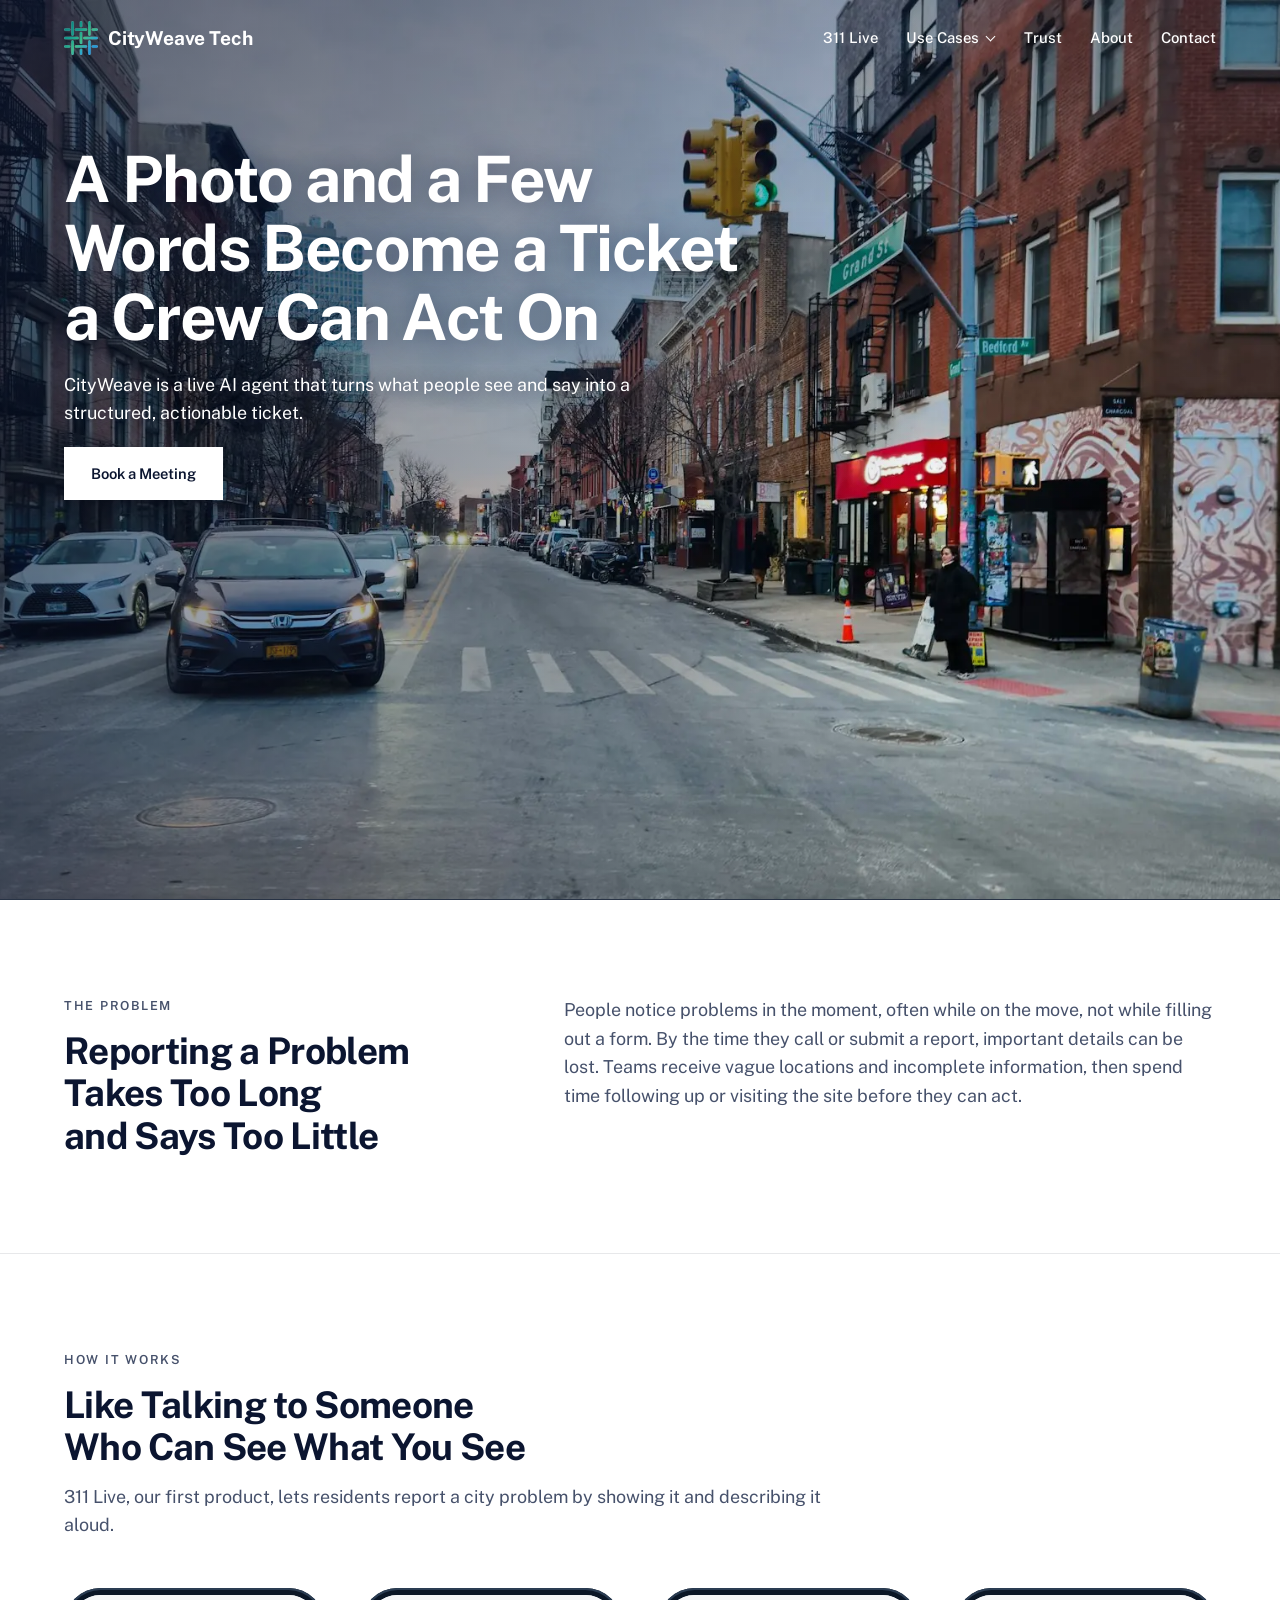
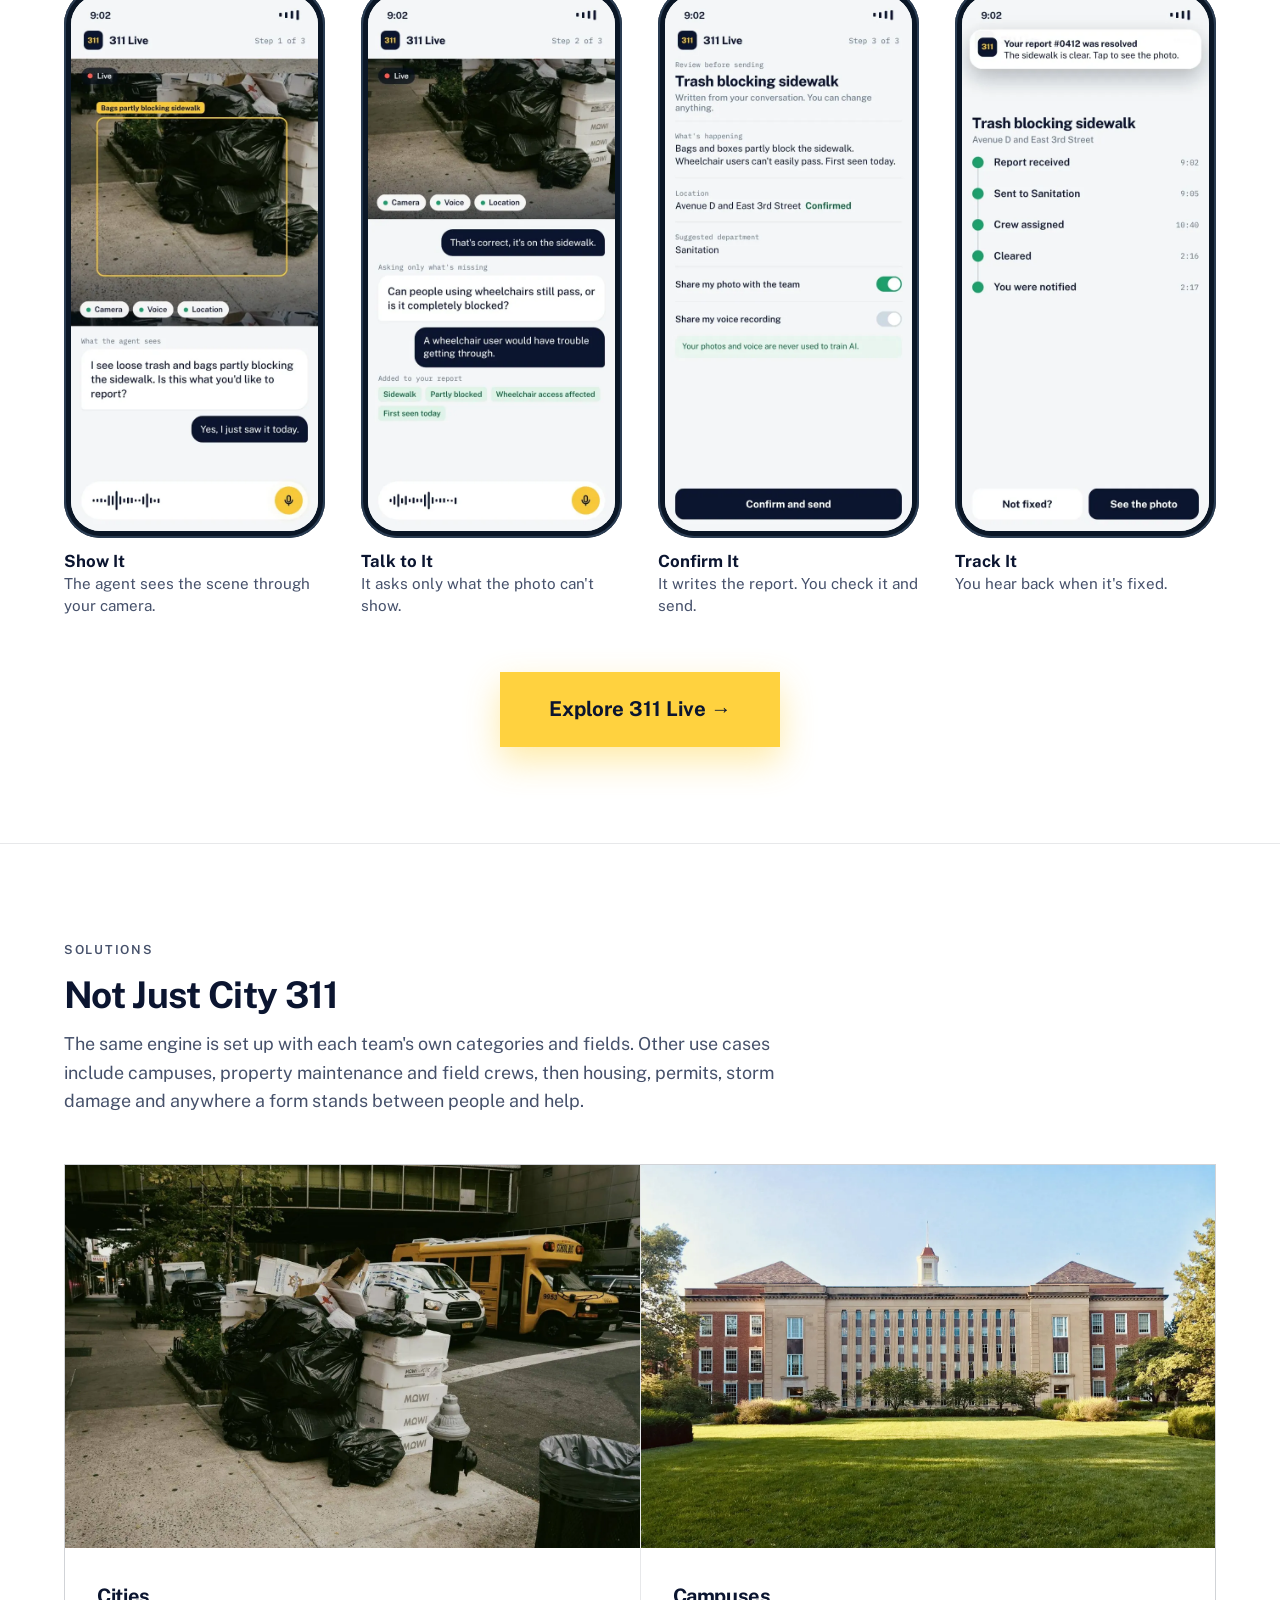
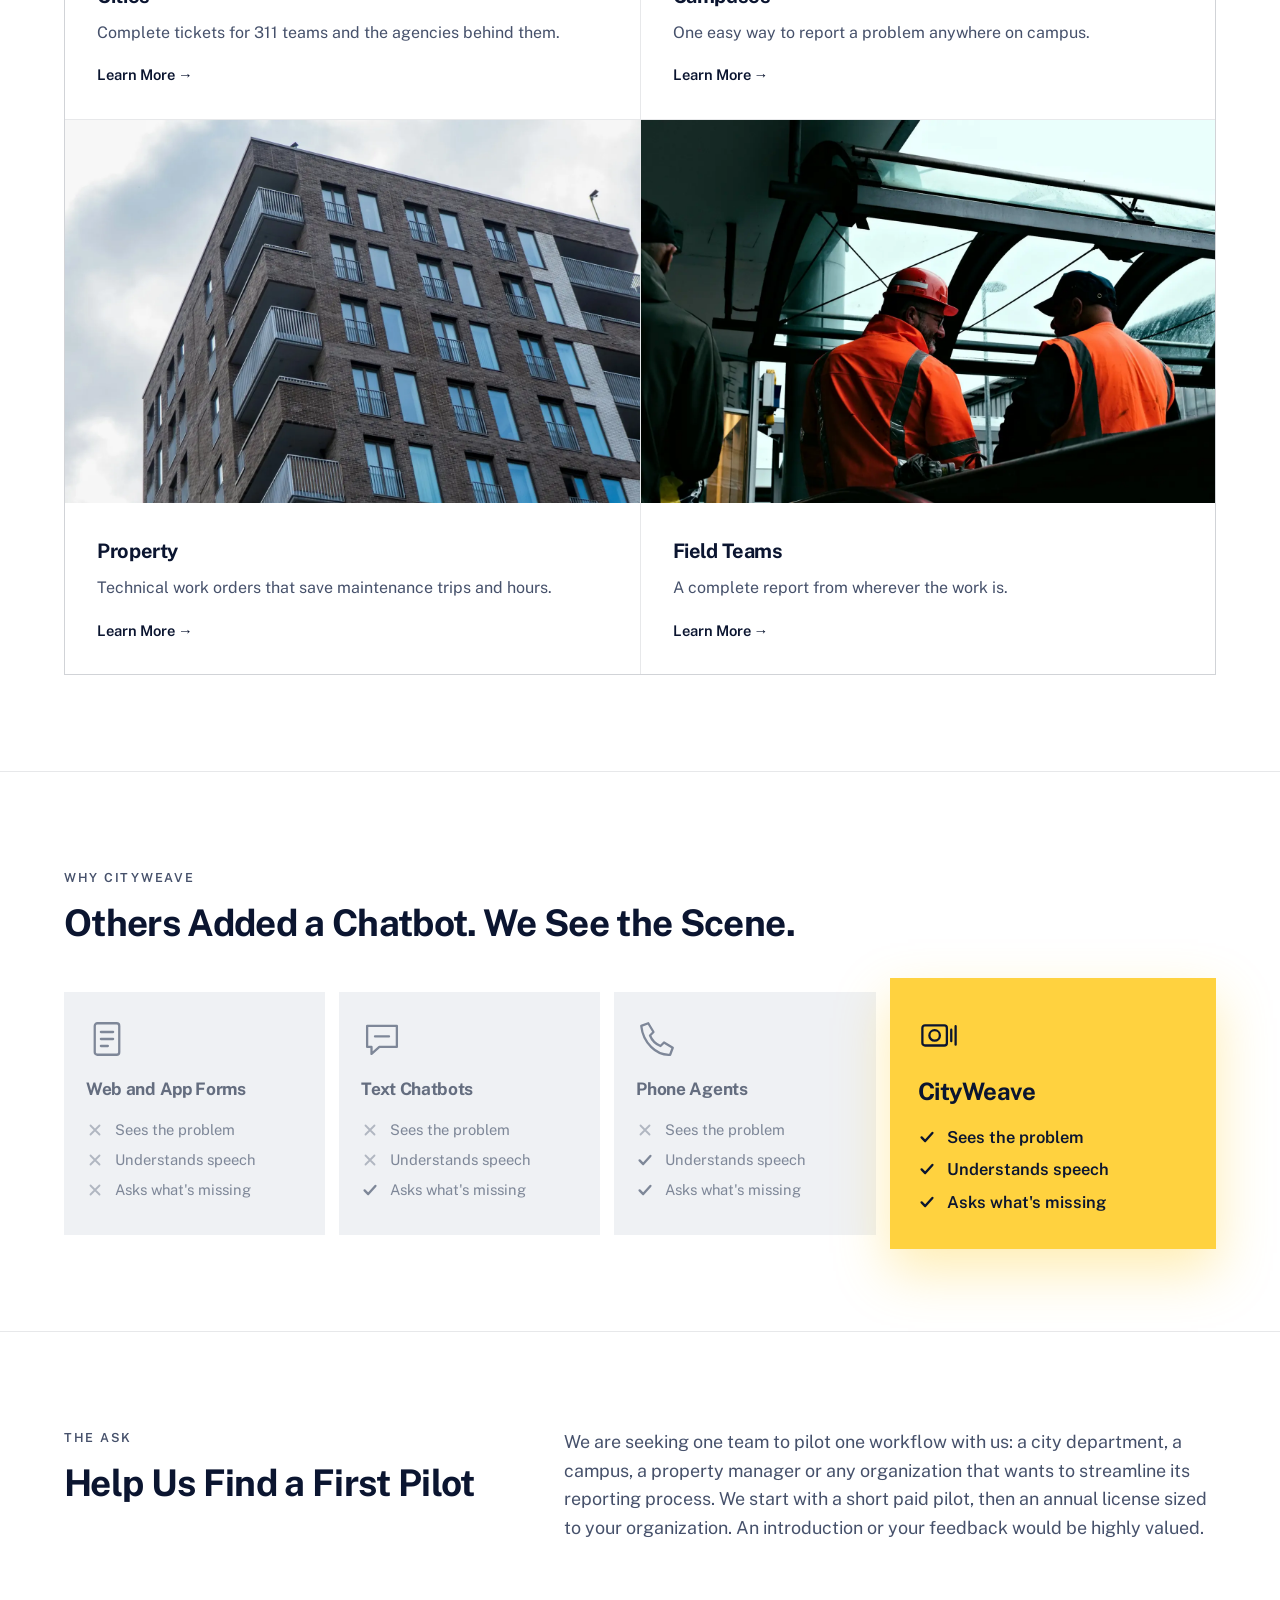
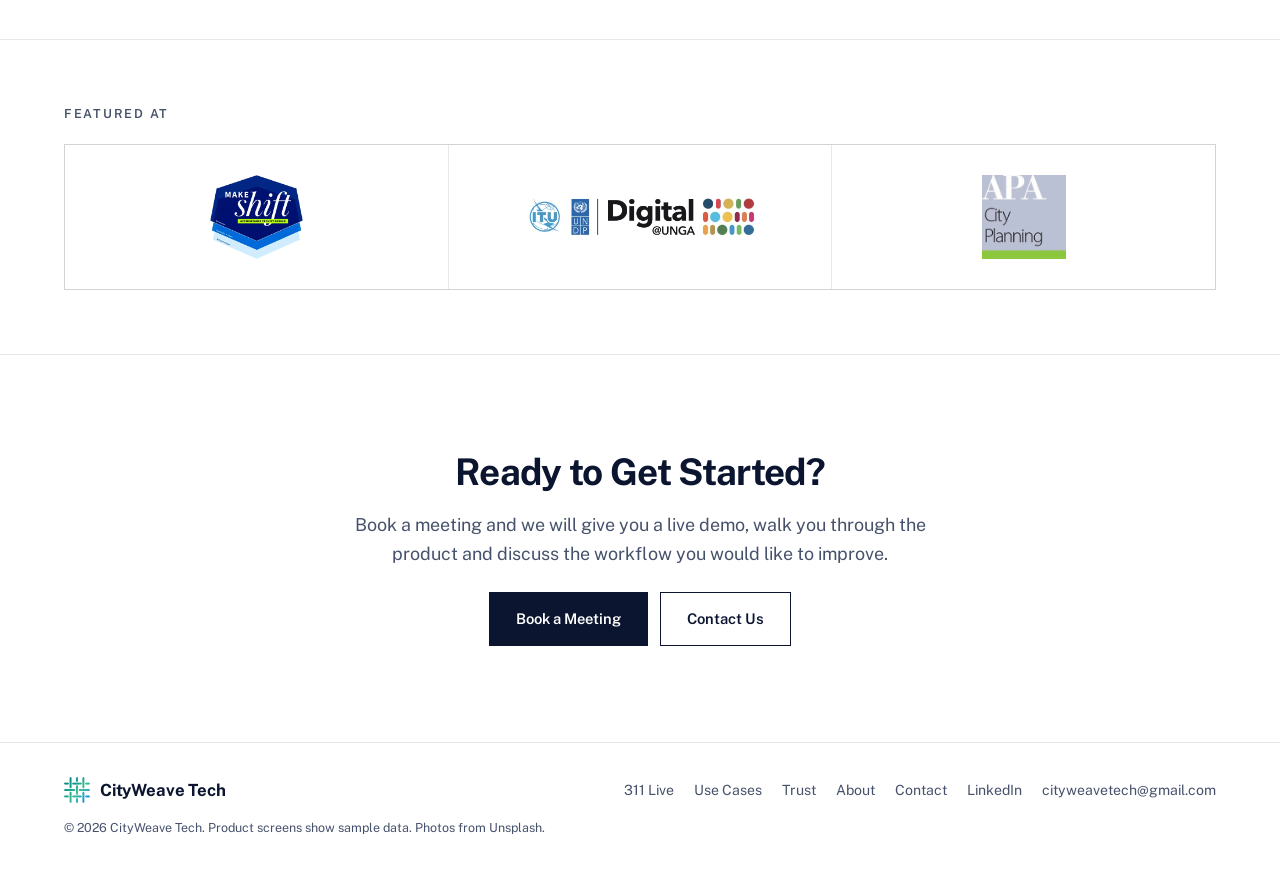
<file: index.html>
<!doctype html>
<html lang="en"><head><meta charset="utf-8"><meta name="viewport" content="width=device-width,initial-scale=1,viewport-fit=cover"><meta name="claude:viewport-fit-sides" content="cover">
<title>CityWeave Tech</title><meta name="description" content="CityWeave is a live AI agent that turns what people see and say into complete service tickets."><meta property="og:title" content="CityWeave Tech"><meta property="og:description" content="CityWeave is a live AI agent that turns what people see and say into complete service tickets."><meta property="og:type" content="website">
<link rel="icon" href="assets/favicon.png" type="image/png"><link rel="stylesheet" href="assets/style.css"></head>
<body><header><div class="w bar"><a class="brand" href="index.html"><img src="assets/logo-cityweave.png" width="200" height="200" alt="">CityWeave Tech</a><nav aria-label="Main"><a href="311-live.html">311 Live</a><div class="dd"><a href="use-cases.html" aria-haspopup="true">Use Cases<i class="car"></i></a><div class="ddm"><a href="311-live.html">City</a><a href="field-teams.html">Field Team</a><a href="campuses.html">Campus</a><a href="property.html">Property</a></div></div><a href="trust.html">Trust</a><a href="about.html">About</a><a href="contact.html">Contact</a></nav>
<details class="ham"><summary aria-label="Menu"><i></i><i></i><i></i></summary><div class="hm"><a href="311-live.html">311 Live</a><a href="use-cases.html">Use Cases</a><a class="sub" href="311-live.html">City</a><a class="sub" href="field-teams.html">Field Team</a><a class="sub" href="campuses.html">Campus</a><a class="sub" href="property.html">Property</a><a href="trust.html">Trust</a><a href="about.html">About</a><a href="contact.html">Contact</a></div></details></div></header><main><section class="hero home"><img src="assets/hero-street.webp" alt="A city street and intersection"><div class="w"><h1>A Photo and a Few Words Become a Ticket a Crew Can Act On</h1><p>CityWeave is a live AI agent that turns what people see and say into a structured, actionable ticket.</p><a class="btn wh" href="https://calendly.com/cityweavetech/30min">Book a Meeting</a></div></section><section class="s"><div class="w two"><div class="a"><span class="lab">The Problem</span><h2>Reporting a Problem Takes Too Long and Says Too Little</h2></div><div class="b"><p>People notice problems in the moment, often while on the move, not while filling out a form. By the time they call or submit a report, important details can be lost. Teams receive vague locations and incomplete information, then spend time following up or visiting the site before they can act.</p></div></div></section><section class="s"><div class="w"><div class="top"><span class="lab">How It Works</span><h2>Like Talking to Someone Who Can See What You See</h2><p style="color:var(--mute);font-size:1.12rem">311 Live, our first product, lets residents report a city problem by showing it and describing it aloud.</p></div><div class="phones p4">
<figure><div class="pv"><video data-loop autoplay muted loop playsinline preload="auto" poster="assets/live-see.webp" aria-label="Animation of the agent identifying trash bags through the camera"><source src="assets/live-see.mp4" type="video/mp4"></video></div><figcaption><b>Show It</b>The agent sees the scene through your camera.</figcaption></figure>
<figure><div class="pv"><video data-loop autoplay muted loop playsinline preload="metadata" poster="assets/live-ask.webp" aria-label="Animation of the agent asking about wheelchair access"><source src="assets/live-ask.mp4" type="video/mp4"></video></div><figcaption><b>Talk to It</b>It asks only what the photo can't show.</figcaption></figure>
<figure><div class="pv"><video data-loop autoplay muted loop playsinline preload="metadata" poster="assets/live-report.webp" aria-label="Animation of a report being written for review"><source src="assets/live-report.mp4" type="video/mp4"></video></div><figcaption><b>Confirm It</b>It writes the report. You check it and send.</figcaption></figure>
<figure><div class="pv"><video data-loop autoplay muted loop playsinline preload="metadata" poster="assets/live-track.webp" aria-label="Animation of a report tracked to resolution with a notification"><source src="assets/live-track.mp4" type="video/mp4"></video></div><figcaption><b>Track It</b>You hear back when it's fixed.</figcaption></figure></div><p class="swipe2">Swipe to see each step</p><div class="bigc"><a class="btn big" href="311-live.html">Explore 311 Live →</a></div></div></section><section class="s"><div class="w"><div class="top"><span class="lab">Solutions</span><h2>Not Just City 311</h2><p style="color:var(--mute);font-size:1.12rem">The same engine is set up with each team's own categories and fields. Other use cases include campuses, property maintenance and field crews, then housing, permits, storm damage and anywhere a form stands between people and help.</p></div><div class="g g2"><a class="card" href="311-live.html"><img src="assets/trash.webp" loading="lazy" alt="Trash bags and boxes piled on a sidewalk"><div><h3>Cities</h3><p>Complete tickets for 311 teams and the agencies behind them.</p><span>Learn More →</span></div></a><a class="card" href="campuses.html"><img src="assets/campus.webp" loading="lazy" alt="A university building and lawn"><div><h3>Campuses</h3><p>One easy way to report a problem anywhere on campus.</p><span>Learn More →</span></div></a><a class="card" href="property.html"><img src="assets/property.webp" loading="lazy" alt="A modern apartment building"><div><h3>Property</h3><p>Technical work orders that save maintenance trips and hours.</p><span>Learn More →</span></div></a><a class="card" href="field-teams.html"><img src="assets/crew.webp" loading="lazy" alt="Two field workers in safety vests"><div><h3>Field Teams</h3><p>A complete report from wherever the work is.</p><span>Learn More →</span></div></a></div></div></section><section class="s"><div class="w"><div class="top"><span class="lab">Why CityWeave</span><h2>Others Added a Chatbot. We See the Scene.</h2></div><div class="vs"><div class="vc"><svg class="ic" viewBox="0 0 48 48" fill="none" stroke="currentColor" stroke-width="2.6" stroke-linecap="round" stroke-linejoin="round"><rect x="10" y="6" width="28" height="36" rx="3"/><path d="M17 16h14M17 24h14M17 32h8"/></svg><h3>Web and App Forms</h3><ul><li><svg viewBox="0 0 20 20" fill="none" stroke="currentColor" stroke-width="2" stroke-linecap="round" opacity=".55"><path d="M5 5l10 10M15 5L5 15"/></svg><span>Sees the problem</span></li><li><svg viewBox="0 0 20 20" fill="none" stroke="currentColor" stroke-width="2" stroke-linecap="round" opacity=".55"><path d="M5 5l10 10M15 5L5 15"/></svg><span>Understands speech</span></li><li><svg viewBox="0 0 20 20" fill="none" stroke="currentColor" stroke-width="2" stroke-linecap="round" opacity=".55"><path d="M5 5l10 10M15 5L5 15"/></svg><span>Asks what's missing</span></li></ul></div><div class="vc"><svg class="ic" viewBox="0 0 48 48" fill="none" stroke="currentColor" stroke-width="2.6" stroke-linecap="round" stroke-linejoin="round"><path d="M7 9h34v24H21l-9 8v-8H7z"/><path d="M16 21h16"/></svg><h3>Text Chatbots</h3><ul><li><svg viewBox="0 0 20 20" fill="none" stroke="currentColor" stroke-width="2" stroke-linecap="round" opacity=".55"><path d="M5 5l10 10M15 5L5 15"/></svg><span>Sees the problem</span></li><li><svg viewBox="0 0 20 20" fill="none" stroke="currentColor" stroke-width="2" stroke-linecap="round" opacity=".55"><path d="M5 5l10 10M15 5L5 15"/></svg><span>Understands speech</span></li><li><svg viewBox="0 0 20 20" fill="none" stroke="currentColor" stroke-width="2.6" stroke-linecap="round" stroke-linejoin="round"><path d="M4 10.5l4 4 8-9"/></svg><span>Asks what's missing</span></li></ul></div><div class="vc"><svg class="ic" viewBox="0 0 48 48" fill="none" stroke="currentColor" stroke-width="2.6" stroke-linecap="round" stroke-linejoin="round"><path d="M14 6l6 10-4 4c2 5 7 10 12 12l4-4 10 6-3 8c-16 1-31-14-33-33z"/></svg><h3>Phone Agents</h3><ul><li><svg viewBox="0 0 20 20" fill="none" stroke="currentColor" stroke-width="2" stroke-linecap="round" opacity=".55"><path d="M5 5l10 10M15 5L5 15"/></svg><span>Sees the problem</span></li><li><svg viewBox="0 0 20 20" fill="none" stroke="currentColor" stroke-width="2.6" stroke-linecap="round" stroke-linejoin="round"><path d="M4 10.5l4 4 8-9"/></svg><span>Understands speech</span></li><li><svg viewBox="0 0 20 20" fill="none" stroke="currentColor" stroke-width="2.6" stroke-linecap="round" stroke-linejoin="round"><path d="M4 10.5l4 4 8-9"/></svg><span>Asks what's missing</span></li></ul></div><div class="vc me"><svg class="ic" viewBox="0 0 48 48" fill="none" stroke="currentColor" stroke-width="2.6" stroke-linecap="round" stroke-linejoin="round"><rect x="5" y="13" width="28" height="23" rx="3"/><circle cx="19" cy="24.5" r="6"/><path d="M38 18v13M43 14v21"/></svg><h3>CityWeave</h3><ul><li><svg viewBox="0 0 20 20" fill="none" stroke="currentColor" stroke-width="2.6" stroke-linecap="round" stroke-linejoin="round"><path d="M4 10.5l4 4 8-9"/></svg><span>Sees the problem</span></li><li><svg viewBox="0 0 20 20" fill="none" stroke="currentColor" stroke-width="2.6" stroke-linecap="round" stroke-linejoin="round"><path d="M4 10.5l4 4 8-9"/></svg><span>Understands speech</span></li><li><svg viewBox="0 0 20 20" fill="none" stroke="currentColor" stroke-width="2.6" stroke-linecap="round" stroke-linejoin="round"><path d="M4 10.5l4 4 8-9"/></svg><span>Asks what's missing</span></li></ul></div></div></div></section><section class="s"><div class="w two"><div class="a"><span class="lab">The Ask</span><h2>Help Us Find a First Pilot</h2></div><div class="b"><p>We are seeking one team to pilot one workflow with us: a city department, a campus, a property manager or any organization that wants to streamline its reporting process. We start with a short paid pilot, then an annual license sized to your organization. An introduction or your feedback would be highly valued.</p></div></div></section><section class="s" style="padding-block:clamp(44px,5vw,64px)"><div class="w"><div class="top" style="margin-bottom:20px"><span class="lab">Featured At</span></div><div class="logos g"><div><img src="assets/logo-makeshift.webp" alt="MakeShift 2026, NYC Design Week"></div><div class="u"><img src="assets/logo-unga.webp" alt="Digital@UNGA 2026"></div><div><img src="assets/logo-apa.webp" alt="APA City Planning and Management Division"></div></div></div></section><section class="s ctr"><div class="w"><h2>Ready to Get Started?</h2><p>Book a meeting and we will give you a live demo, walk you through the product and discuss the workflow you would like to improve.</p><div class="btns"><a class="btn" href="https://calendly.com/cityweavetech/30min">Book a Meeting</a><a class="btn ln" href="mailto:cityweavetech@gmail.com">Contact Us</a></div></div></section></main><footer><div class="w"><a class="brand" href="index.html"><img src="assets/logo-cityweave.png" width="200" height="200" alt="">CityWeave Tech</a><div class="fl"><a href="311-live.html">311 Live</a><a href="use-cases.html">Use Cases</a><a href="trust.html">Trust</a><a href="about.html">About</a><a href="contact.html">Contact</a><a href="https://www.linkedin.com/company/cityweave/">LinkedIn</a><a href="mailto:cityweavetech@gmail.com">cityweavetech@gmail.com</a></div>
<div class="fine">© 2026 CityWeave Tech. Product screens show sample data. Photos from Unsplash.</div></div></footer><script>if('scrollRestoration' in history){history.scrollRestoration='manual'}if(!location.hash){window.scrollTo(0,0)}addEventListener('pageshow',function(){if(!location.hash){window.scrollTo(0,0)}});(function(){var h=document.querySelector('header');function f(){h.classList.toggle('on',window.scrollY>40)}f();addEventListener('scroll',f,{passive:true})})();(function(){var v=document.querySelectorAll('video[data-loop]');if(!v.length)return;var i;if(window.matchMedia('(prefers-reduced-motion:reduce)').matches){for(i=0;i<v.length;i++){v[i].removeAttribute('autoplay');v[i].pause()}return}if('IntersectionObserver' in window){var o=new IntersectionObserver(function(e){e.forEach(function(x){if(x.isIntersecting){var p=x.target.play();if(p&&p.catch)p.catch(function(){})}else x.target.pause()})},{threshold:.2});for(i=0;i<v.length;i++)o.observe(v[i])}})();(function(){var d=document.querySelector('.dd'),m=document.querySelector('.ham');if(d&&window.matchMedia('(hover:none)').matches){d.firstElementChild.addEventListener('click',function(e){if(!d.classList.contains('open')){e.preventDefault();d.classList.add('open')}})}document.addEventListener('click',function(e){if(d&&!d.contains(e.target))d.classList.remove('open');if(m&&m.open&&!m.contains(e.target))m.open=false})})();</script></body></html>
</file>
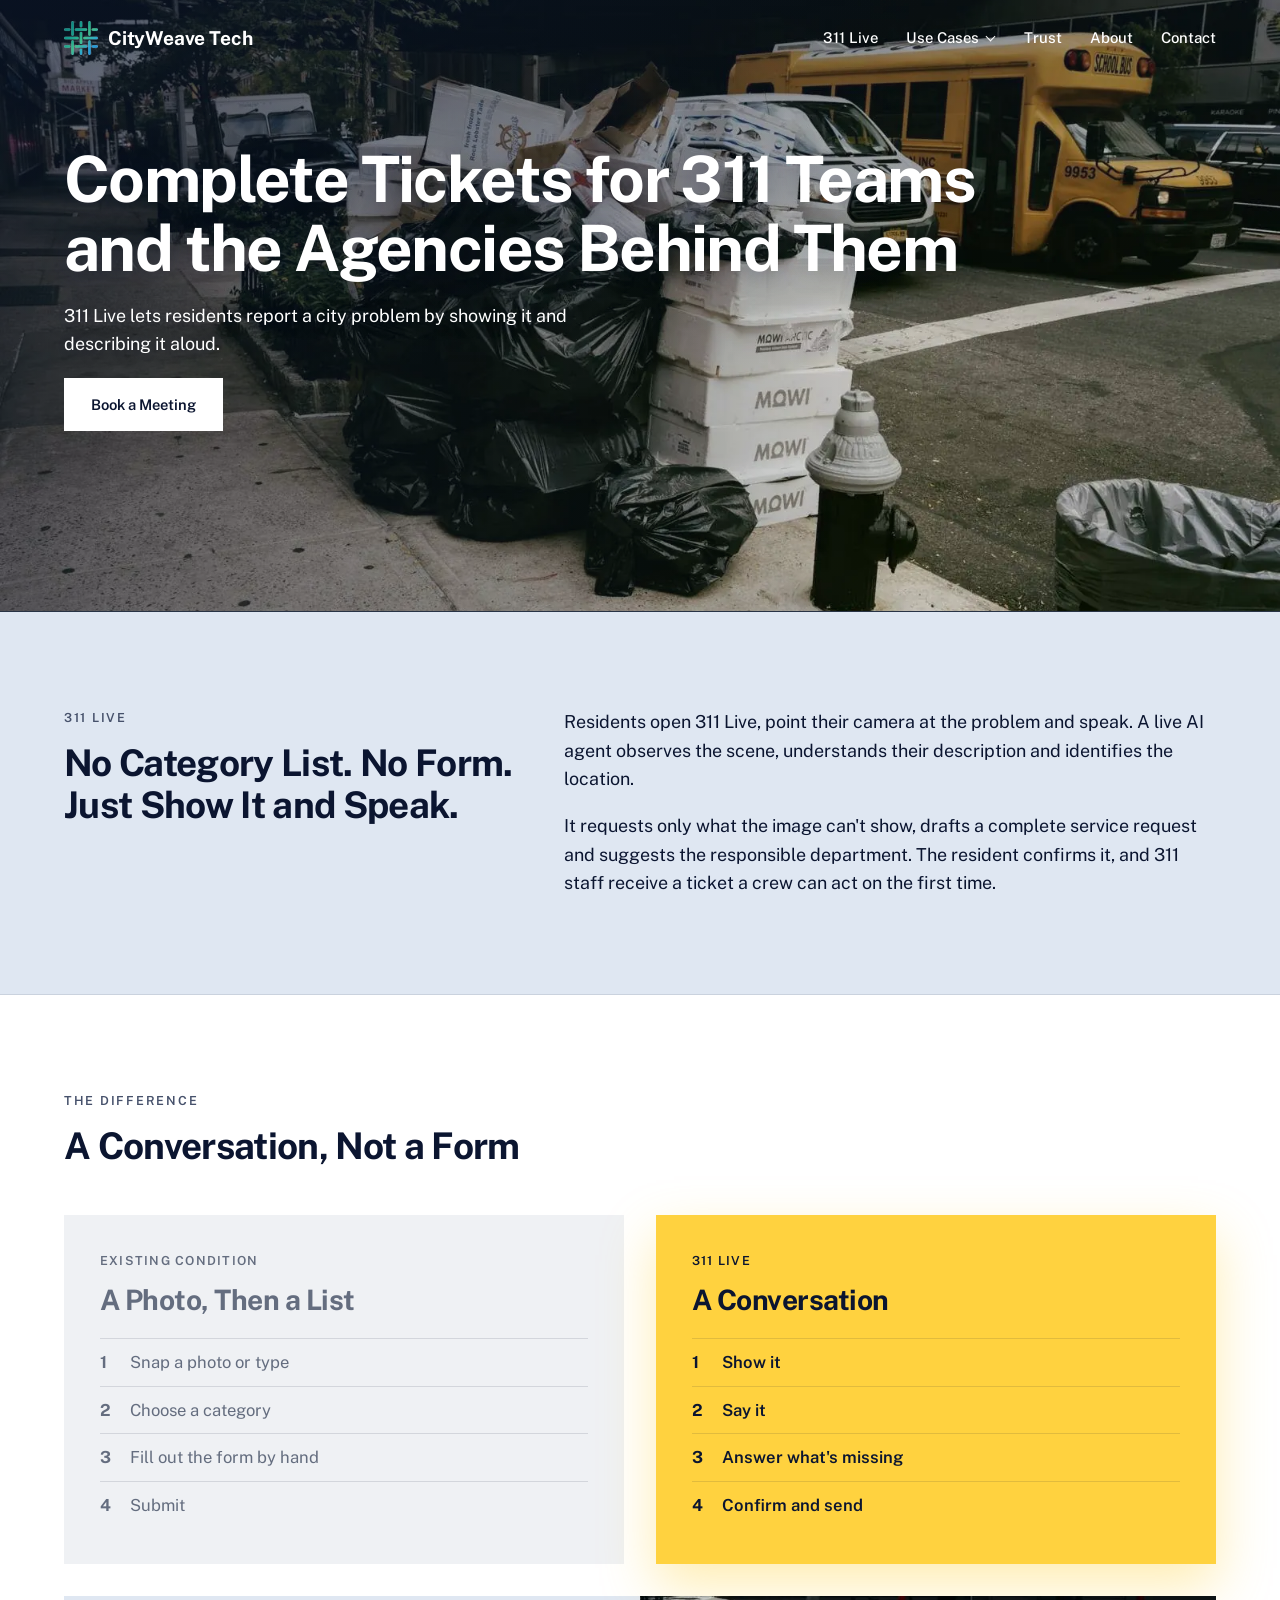
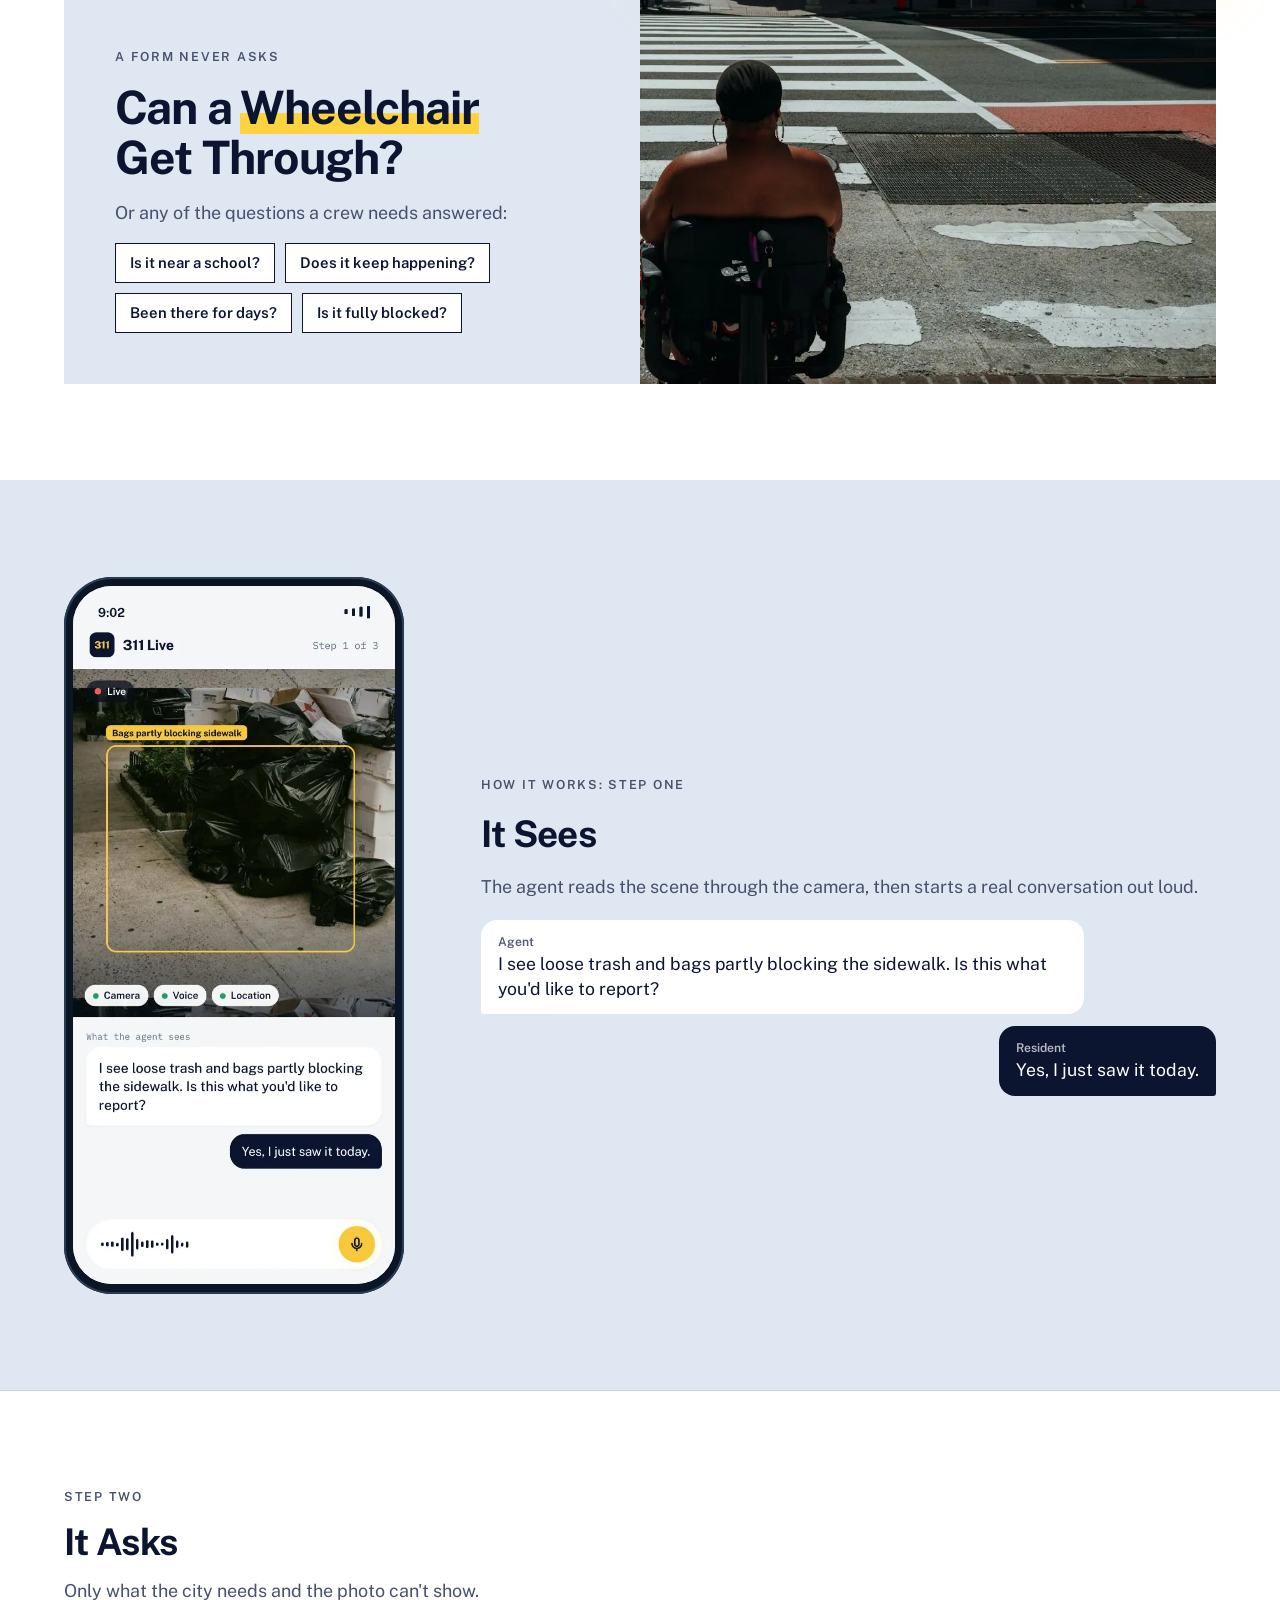
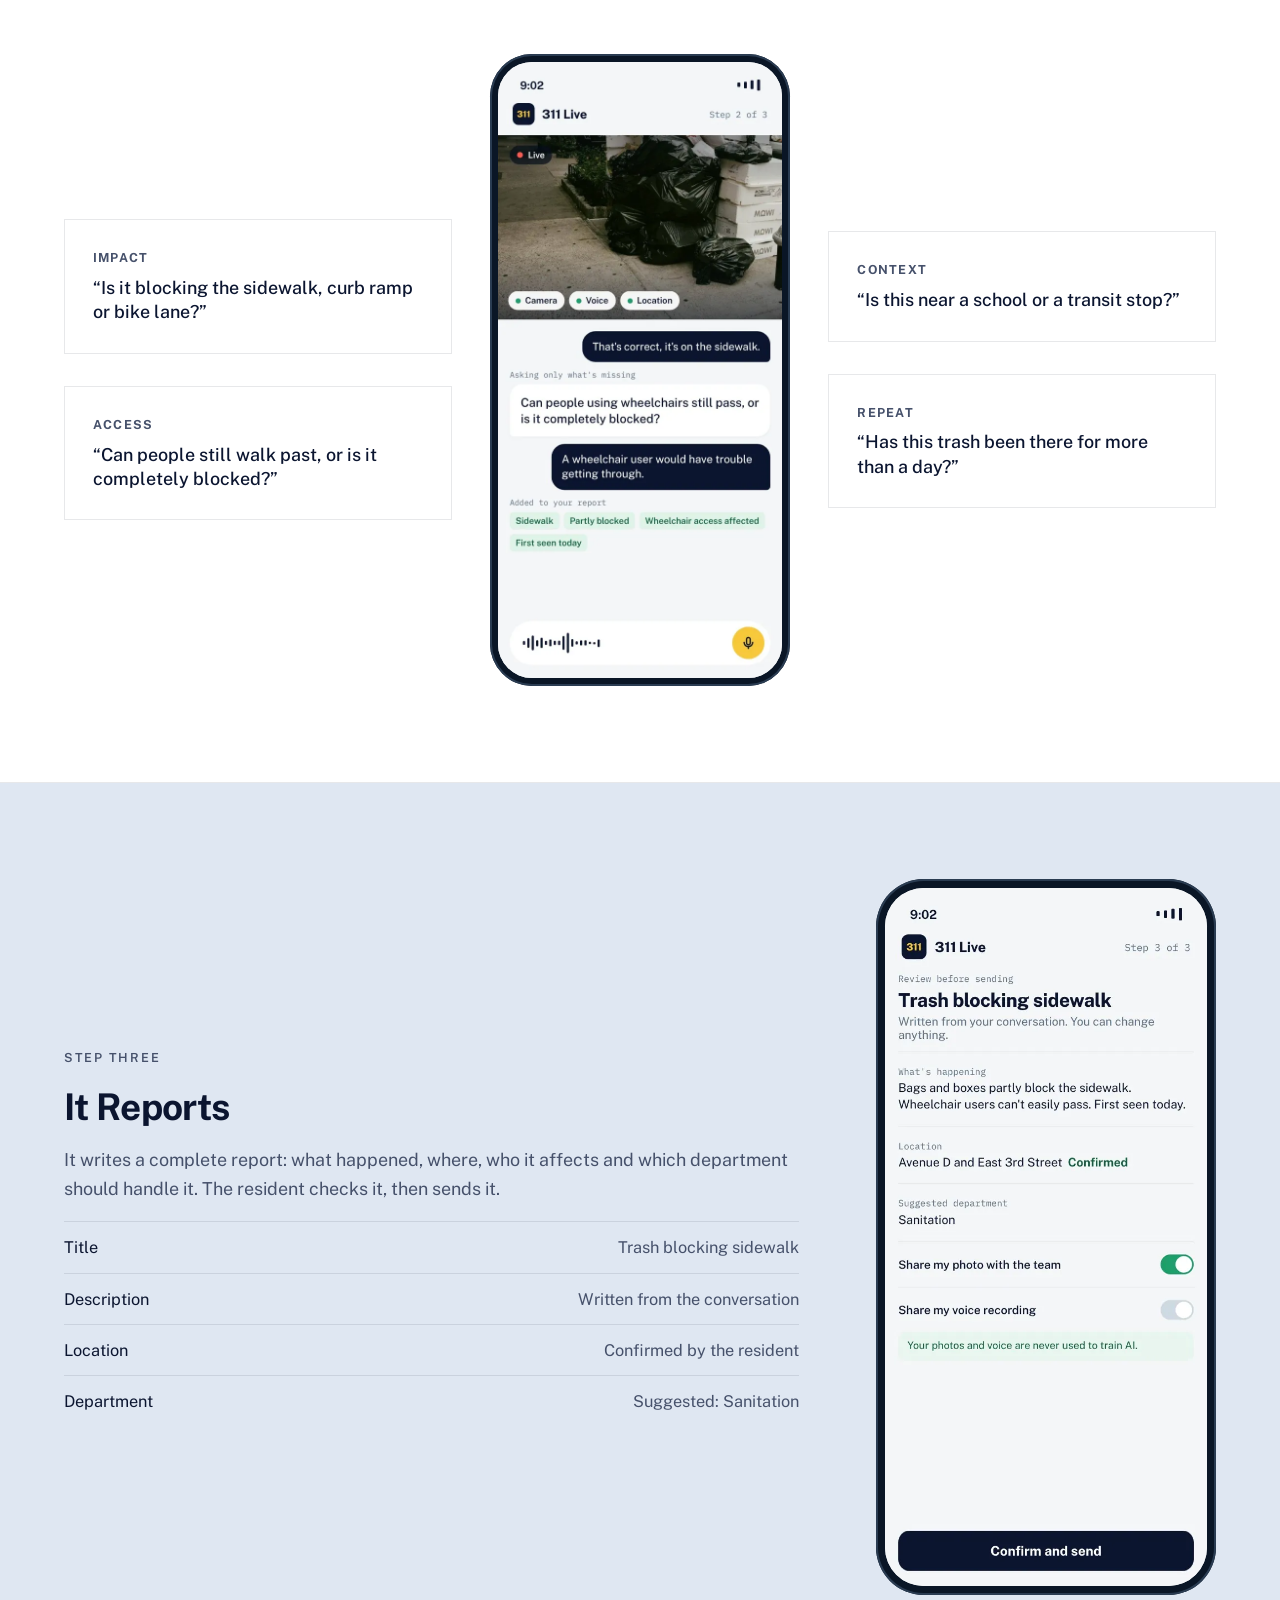
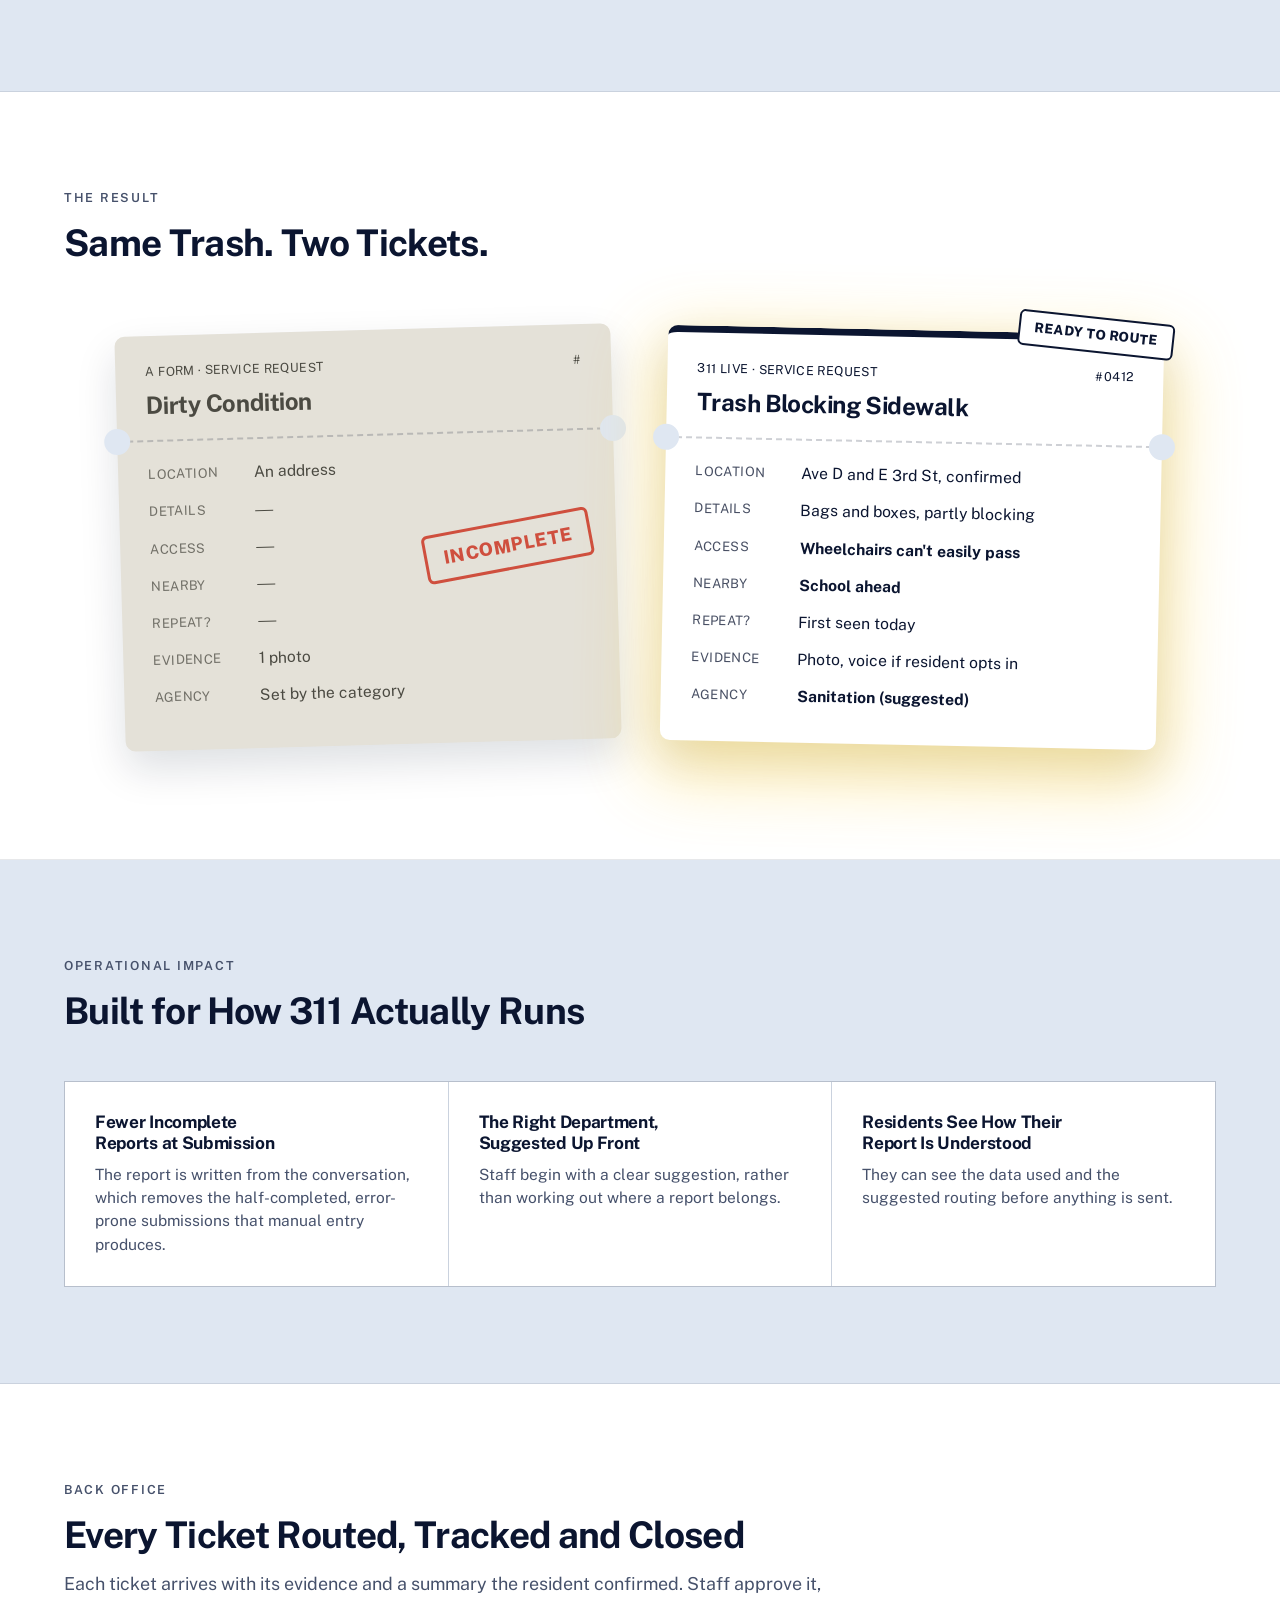
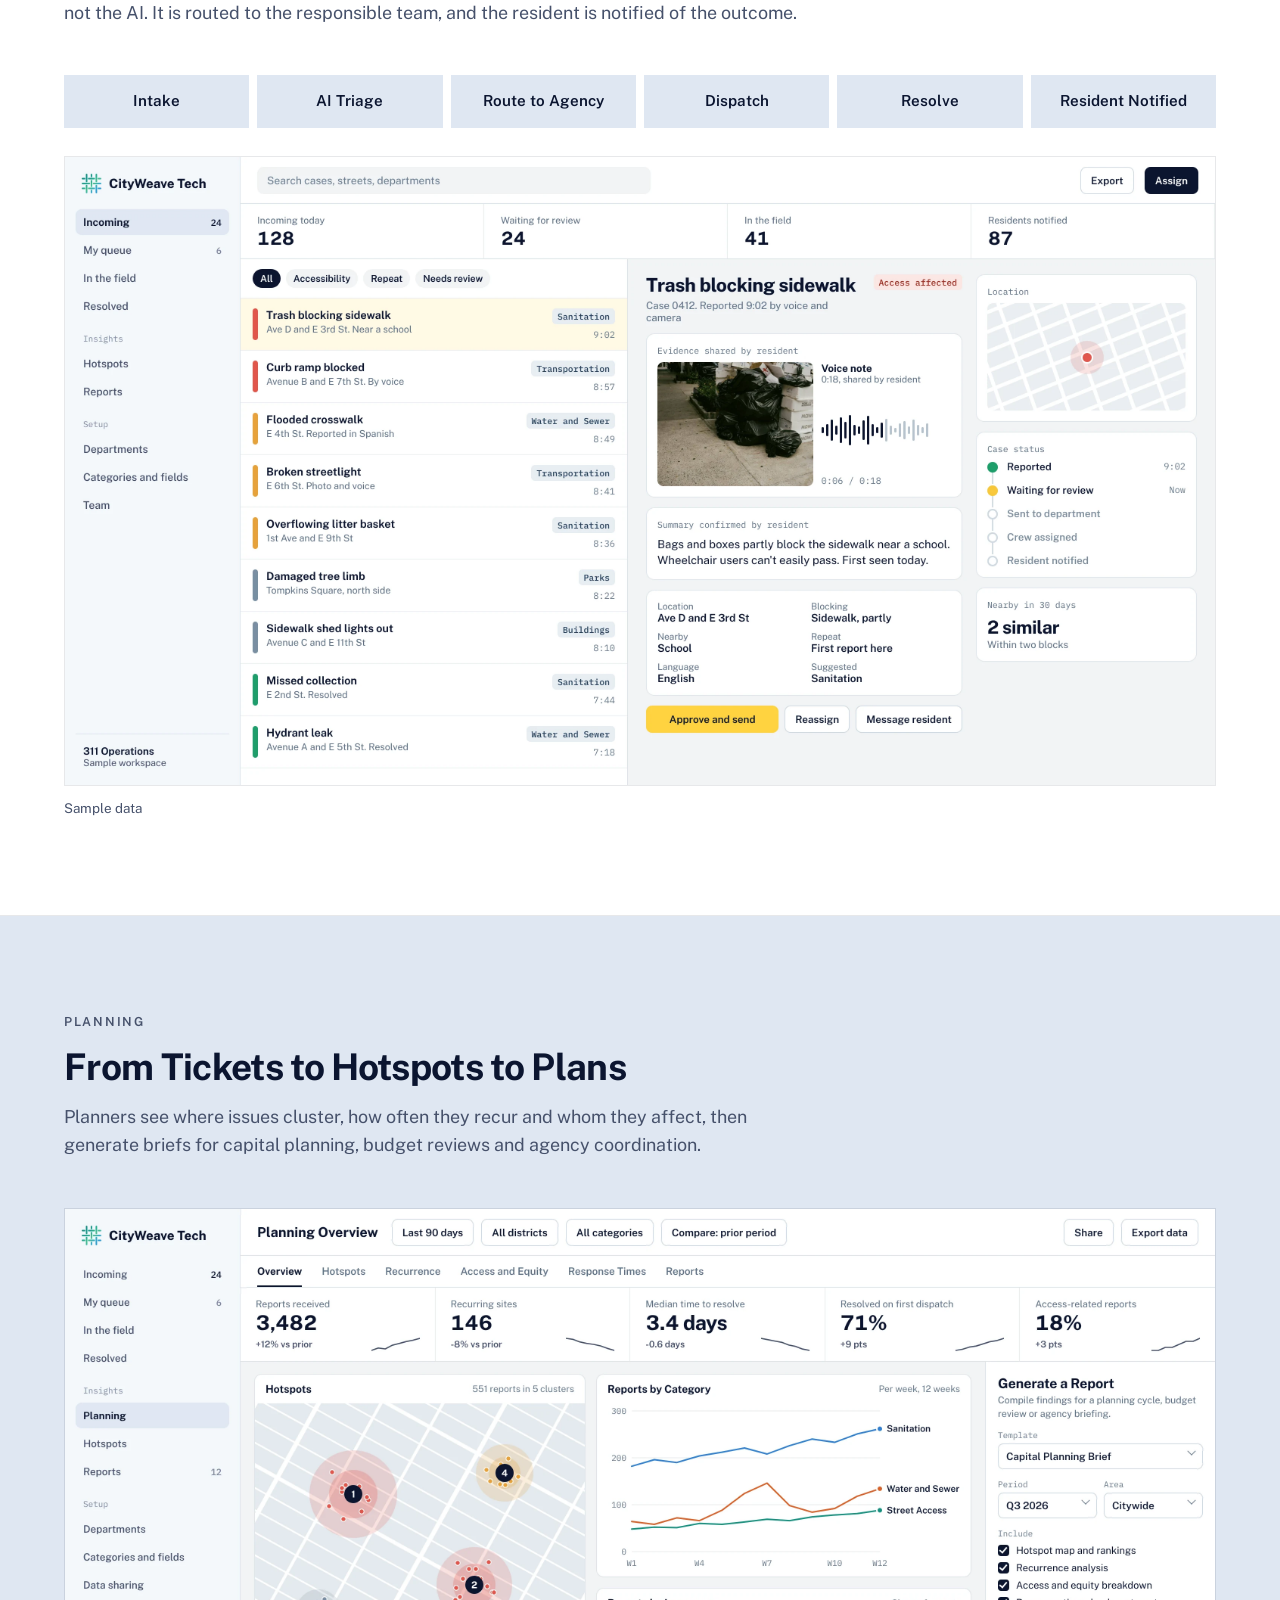
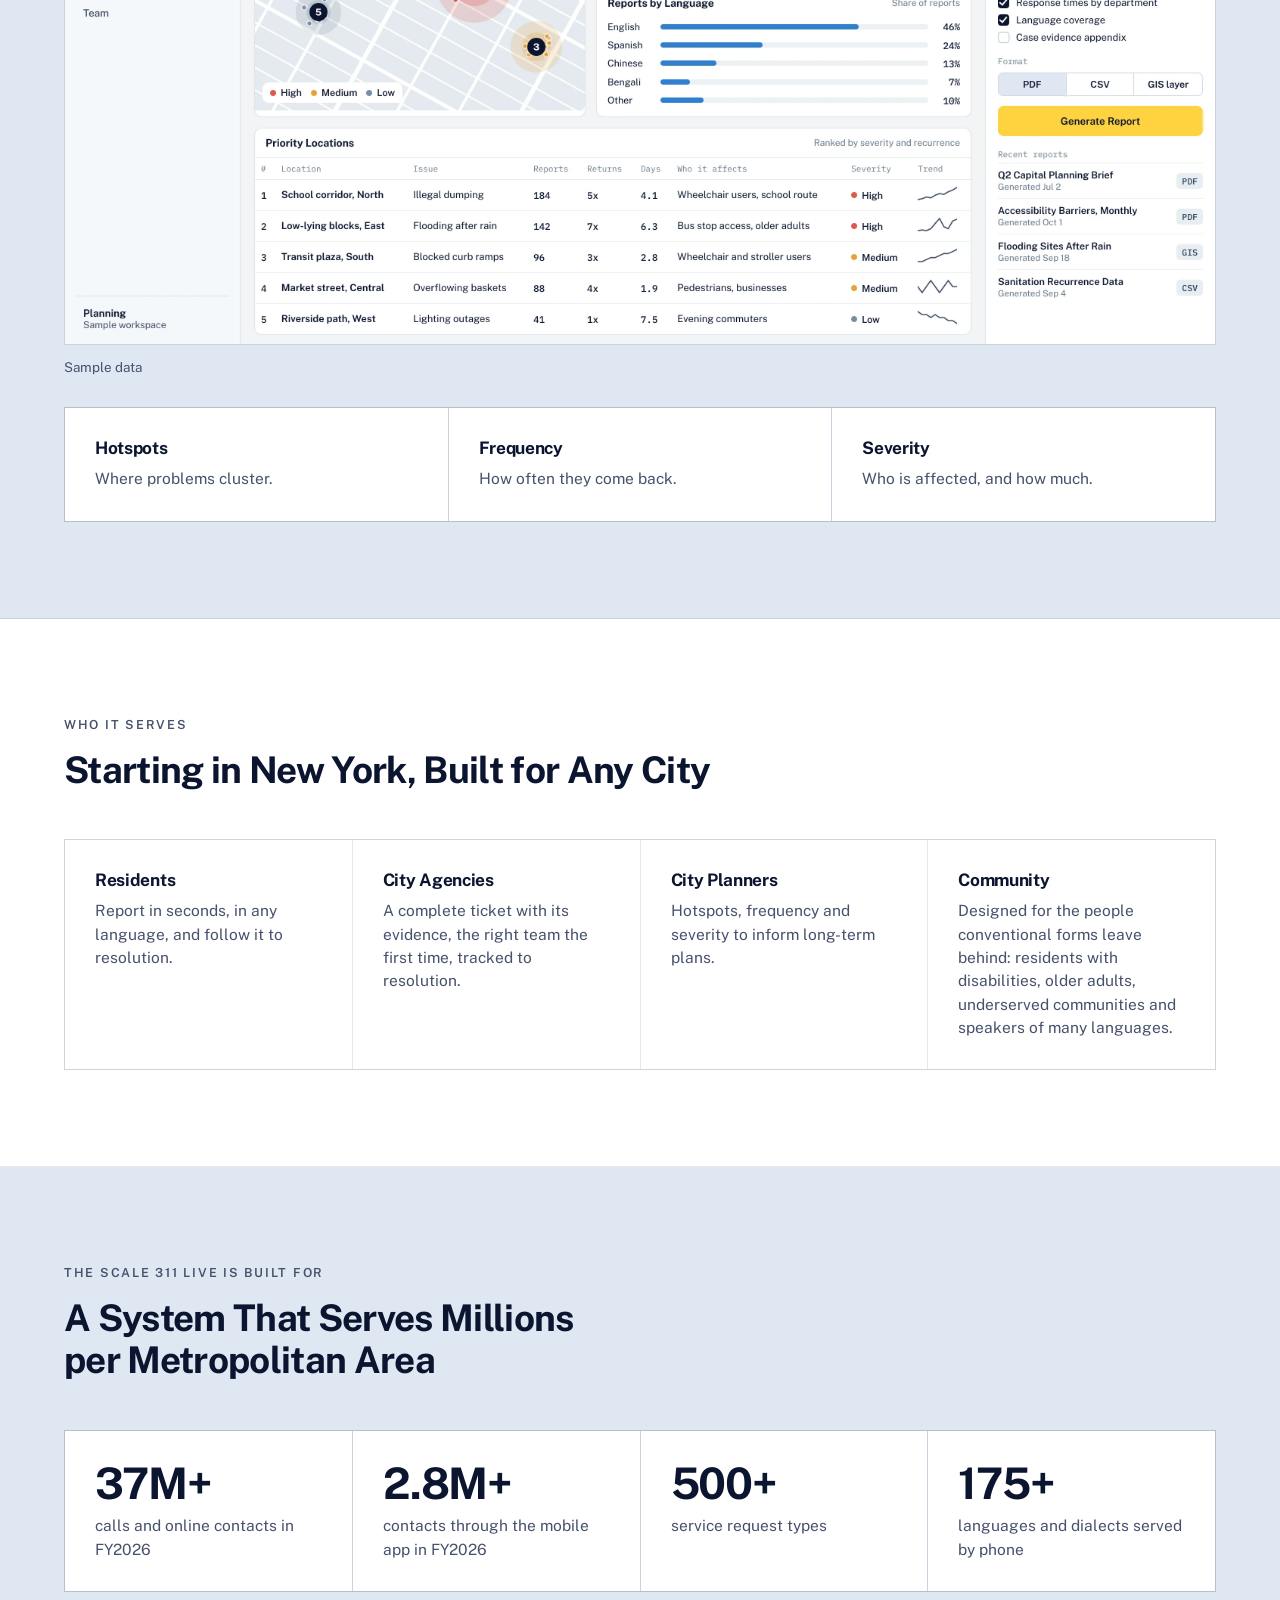
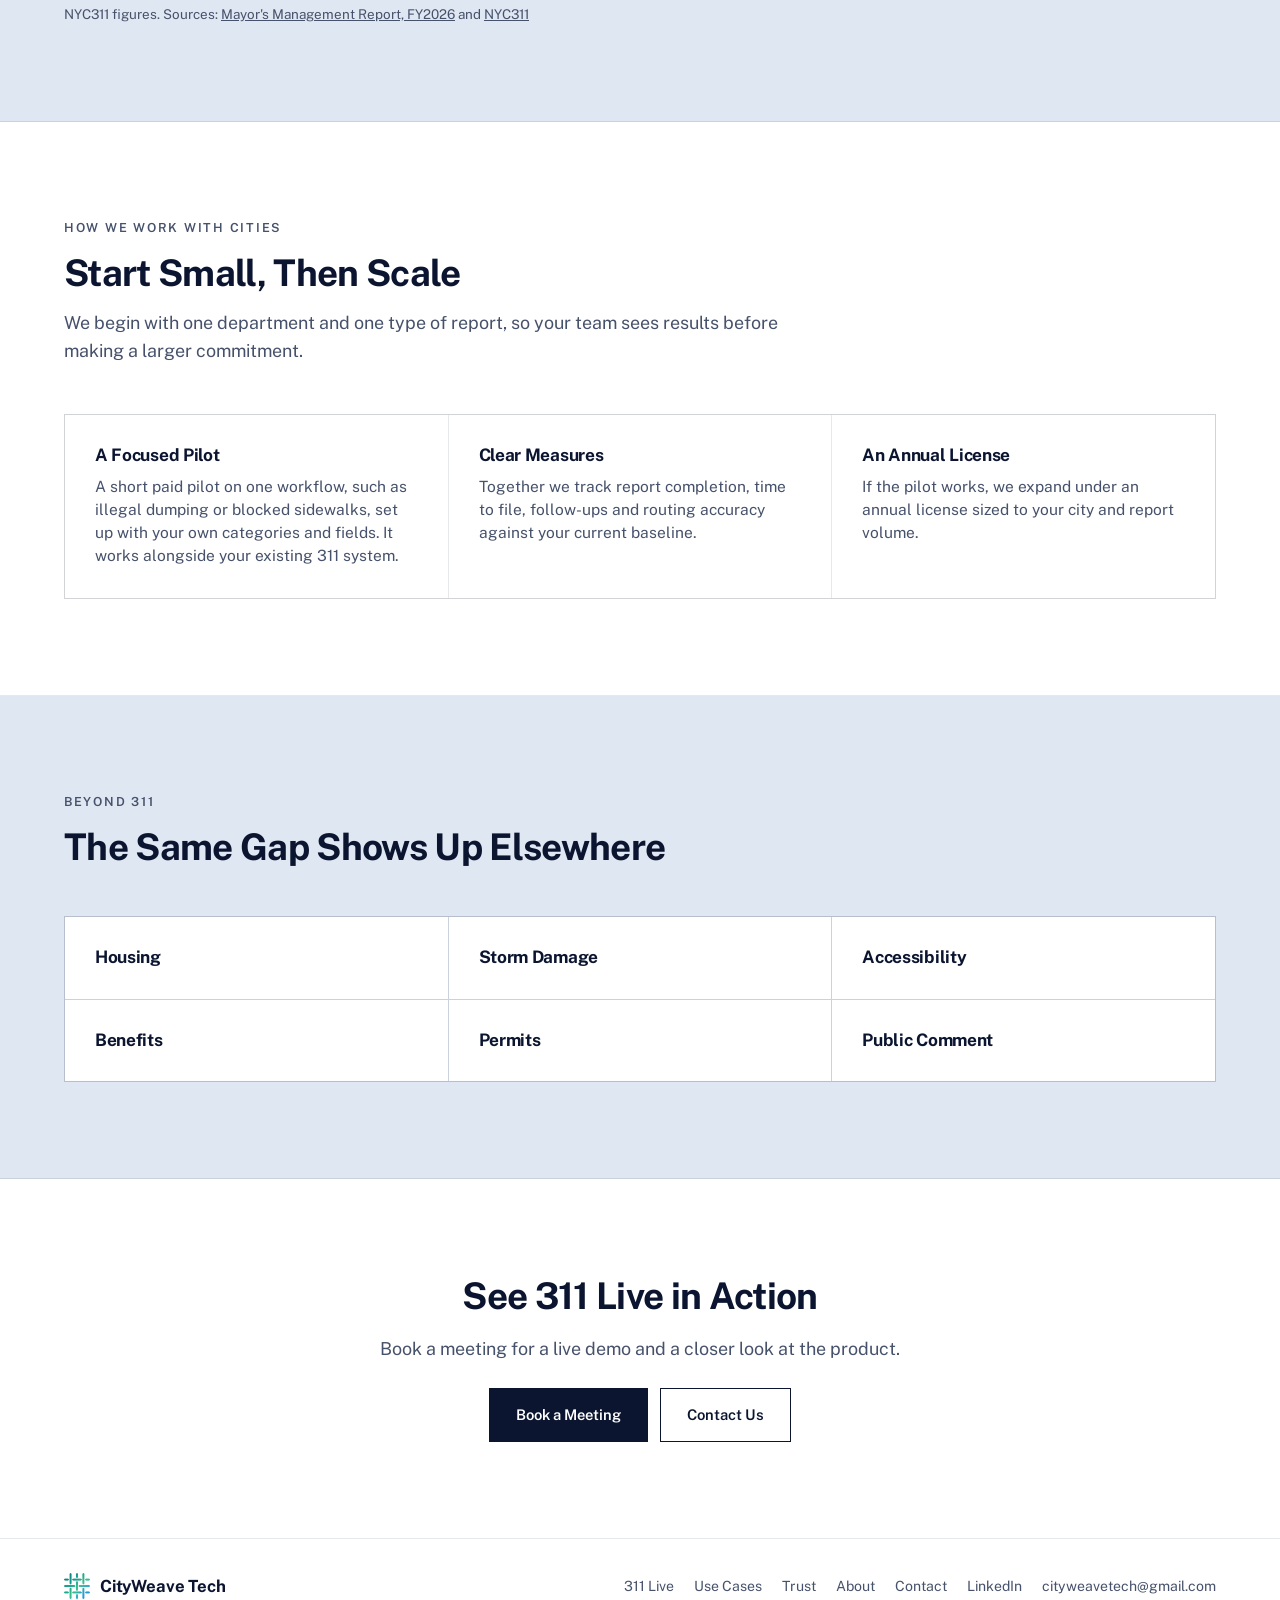
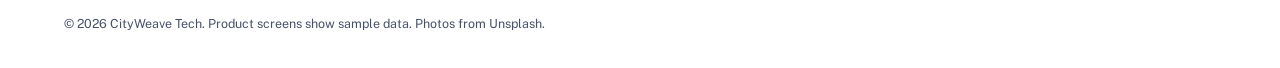
<file: 311-live.html>
<!doctype html>
<html lang="en"><head><meta charset="utf-8"><meta name="viewport" content="width=device-width,initial-scale=1,viewport-fit=cover"><meta name="claude:viewport-fit-sides" content="cover">
<title>311 Live | CityWeave Tech</title><meta name="description" content="311 Live helps city 311 teams turn residents' photos and voice into tickets they can dispatch the first time."><meta property="og:title" content="311 Live | CityWeave Tech"><meta property="og:description" content="311 Live helps city 311 teams turn residents' photos and voice into tickets they can dispatch the first time."><meta property="og:type" content="website">
<link rel="icon" href="assets/favicon.png" type="image/png"><link rel="stylesheet" href="assets/style.css"></head>
<body><header><div class="w bar"><a class="brand" href="index.html"><img src="assets/logo-cityweave.png" width="200" height="200" alt="">CityWeave Tech</a><nav aria-label="Main"><a href="311-live.html">311 Live</a><div class="dd"><a href="use-cases.html" aria-haspopup="true">Use Cases<i class="car"></i></a><div class="ddm"><a href="311-live.html">City</a><a href="field-teams.html">Field Team</a><a href="campuses.html">Campus</a><a href="property.html">Property</a></div></div><a href="trust.html">Trust</a><a href="about.html">About</a><a href="contact.html">Contact</a></nav>
<details class="ham"><summary aria-label="Menu"><i></i><i></i><i></i></summary><div class="hm"><a href="311-live.html">311 Live</a><a href="use-cases.html">Use Cases</a><a class="sub" href="311-live.html">City</a><a class="sub" href="field-teams.html">Field Team</a><a class="sub" href="campuses.html">Campus</a><a class="sub" href="property.html">Property</a><a href="trust.html">Trust</a><a href="about.html">About</a><a href="contact.html">Contact</a></div></details></div></header><main><section class="hero in"><img src="assets/trash.webp" alt="Trash bags and boxes piled on a sidewalk beside a school bus"><div class="w"><h1>Complete Tickets for 311 Teams and the Agencies Behind Them</h1><p>311 Live lets residents report a city problem by showing it and describing it aloud.</p><a class="btn wh" href="https://calendly.com/cityweavetech/30min">Book a Meeting</a></div></section><section class="s band"><div class="w two"><div class="a"><span class="lab">311 Live</span><h2>No Category List. No Form. Just Show It and Speak.</h2></div><div class="b"><p>Residents open 311 Live, point their camera at the problem and speak. A live AI agent observes the scene, understands their description and identifies the location.</p><p>It requests only what the image can't show, drafts a complete service request and suggests the responsible department. The resident confirms it, and 311 staff receive a ticket a crew can act on the first time.</p></div></div></section><section class="s"><div class="w"><div class="top"><span class="lab">The Difference</span><h2>A Conversation, Not a Form</h2></div><div class="ex">
<div class="exc"><small>Existing Condition</small><h3>A Photo, Then a List</h3><ol><li><b>1</b>Snap a photo or type</li><li><b>2</b>Choose a category</li><li><b>3</b>Fill out the form by hand</li><li><b>4</b>Submit</li></ol></div>
<div class="exc me"><small>311 Live</small><h3>A Conversation</h3><ol><li><b>1</b>Show it</li><li><b>2</b>Say it</li><li><b>3</b>Answer what's missing</li><li><b>4</b>Confirm and send</li></ol></div></div>
<div class="qs in"><div><span class="lab">A Form Never Asks</span><h2>Can a <em>Wheelchair</em> Get Through?</h2><p style="color:var(--mute);font-size:1.12rem">Or any of the questions a crew needs answered:</p><div class="chips"><span>Is it near a school?</span><span>Does it keep happening?</span><span>Been there for days?</span><span>Is it fully blocked?</span></div></div><img src="assets/wheelchair.webp" loading="lazy" alt="A person using a wheelchair waiting at a crosswalk, seen from behind"></div></div></section><section class="s band"><div class="w conv"><div class="pv"><video data-loop autoplay muted loop playsinline preload="metadata" poster="assets/live-see.webp" aria-label="Animation of the agent identifying trash bags through the camera"><source src="assets/live-see.mp4" type="video/mp4"></video></div><div class="tx"><span class="lab">How It Works: Step One</span><h2>It Sees</h2><p>The agent reads the scene through the camera, then starts a real conversation out loud.</p><div class="talk"><p class="ag"><small>Agent</small>I see loose trash and bags partly blocking the sidewalk. Is this what you'd like to report?</p><p class="me"><small>Resident</small>Yes, I just saw it today.</p></div></div></div></section><section class="s"><div class="w"><div class="top"><span class="lab">Step Two</span><h2>It Asks</h2><p style="color:var(--mute);font-size:1.12rem">Only what the city needs and the photo can't show.</p></div><div class="asks"><div class="side"><div class="qq"><small>Impact</small><p>“Is it blocking the sidewalk, curb ramp or bike lane?”</p></div><div class="qq"><small>Access</small><p>“Can people still walk past, or is it completely blocked?”</p></div></div><div class="pv"><video data-loop autoplay muted loop playsinline preload="metadata" poster="assets/live-ask.webp" aria-label="Animation of the agent asking about wheelchair access"><source src="assets/live-ask.mp4" type="video/mp4"></video></div><div class="side"><div class="qq"><small>Context</small><p>“Is this near a school or a transit stop?”</p></div><div class="qq"><small>Repeat</small><p>“Has this trash been there for more than a day?”</p></div></div></div></div></section><section class="s band"><div class="w conv rev"><div class="tx"><span class="lab">Step Three</span><h2>It Reports</h2><p>It writes a complete report: what happened, where, who it affects and which department should handle it. The resident checks it, then sends it.</p><ul class="fl2"><li>Title <span>Trash blocking sidewalk</span></li><li>Description <span>Written from the conversation</span></li><li>Location <span>Confirmed by the resident</span></li><li>Department <span>Suggested: Sanitation</span></li></ul></div><div class="pv"><video data-loop autoplay muted loop playsinline preload="metadata" poster="assets/live-report.webp" aria-label="Animation of a report being written for the resident to confirm"><source src="assets/live-report.mp4" type="video/mp4"></video></div></div></section><section class="s"><div class="w"><div class="top"><span class="lab">The Result</span><h2>Same Trash. Two Tickets.</h2></div><div class="tix"><article class="tkt"><small><span>A Form &middot; Service Request</span><span>#</span></small><h3>Dirty Condition</h3><div class="perf"></div><dl><div><dt>Location</dt><dd>An address</dd></div><div><dt>Details</dt><dd><i class="nil"></i></dd></div><div><dt>Access</dt><dd><i class="nil"></i></dd></div><div><dt>Nearby</dt><dd><i class="nil"></i></dd></div><div><dt>Repeat?</dt><dd><i class="nil"></i></dd></div><div><dt>Evidence</dt><dd>1 photo</dd></div><div><dt>Agency</dt><dd>Set by the category</dd></div></dl><span class="stamp no">Incomplete</span></article>
<article class="tkt ok"><small><span>311 Live &middot; Service Request</span><span>#0412</span></small><h3>Trash Blocking Sidewalk</h3><div class="perf"></div><dl><div><dt>Location</dt><dd>Ave D and E 3rd St, confirmed</dd></div><div><dt>Details</dt><dd>Bags and boxes, partly blocking</dd></div><div><dt>Access</dt><dd><b>Wheelchairs can't easily pass</b></dd></div><div><dt>Nearby</dt><dd><b>School ahead</b></dd></div><div><dt>Repeat?</dt><dd>First seen today</dd></div><div><dt>Evidence</dt><dd>Photo, voice if resident opts in</dd></div><div><dt>Agency</dt><dd><b>Sanitation (suggested)</b></dd></div></dl><span class="stamp go">Ready to Route</span></article></div></div></section><section class="s band"><div class="w"><div class="top"><span class="lab">Operational Impact</span><h2>Built for How 311 Actually Runs</h2></div><div class="g g3"><div class="c"><h3>Fewer Incomplete Reports at Submission</h3><p>The report is written from the conversation, which removes the half-completed, error-prone submissions that manual entry produces.</p></div><div class="c"><h3>The Right Department, Suggested Up Front</h3><p>Staff begin with a clear suggestion, rather than working out where a report belongs.</p></div><div class="c"><h3>Residents See How Their Report Is Understood</h3><p>They can see the data used and the suggested routing before anything is sent.</p></div></div></div></section><section class="s"><div class="w"><div class="top"><span class="lab">Back Office</span><h2>Every Ticket Routed, Tracked and Closed</h2><p style="color:var(--mute);font-size:1.12rem">Each ticket arrives with its evidence and a summary the resident confirmed. Staff approve it, not the AI. It is routed to the responsible team, and the resident is notified of the outcome.</p></div><ol class="flow"><li>Intake</li><li>AI Triage</li><li>Route to Agency</li><li>Dispatch</li><li>Resolve</li><li>Resident Notified</li></ol><div class="shotw" tabindex="0" role="group" aria-label="CityWeave back office with a case queue, evidence, summary and status"><img class="shot" src="assets/console-cases.webp" loading="lazy" alt="CityWeave back office with a case queue, evidence, summary and status"></div><p class="cap">Sample data<span class="swipe">. Swipe to see more</span></p></div></section><section class="s band"><div class="w"><div class="top"><span class="lab">Planning</span><h2>From Tickets to Hotspots to Plans</h2><p style="color:var(--mute);font-size:1.12rem">Planners see where issues cluster, how often they recur and whom they affect, then generate briefs for capital planning, budget reviews and agency coordination.</p></div><div class="shotw" tabindex="0" role="group" aria-label="Planning dashboard with hotspot map, category trends, language coverage, ranked locations and a report generator"><img class="shot" src="assets/console-hotspots.webp" loading="lazy" alt="Planning dashboard with hotspot map, category trends, language coverage, ranked locations and a report generator"></div><p class="cap">Sample data<span class="swipe">. Swipe to see more</span></p><div style="height:28px"></div><div class="g g3"><div class="c"><h3>Hotspots</h3><p>Where problems cluster.</p></div><div class="c"><h3>Frequency</h3><p>How often they come back.</p></div><div class="c"><h3>Severity</h3><p>Who is affected, and how much.</p></div></div></div></section><section class="s"><div class="w"><div class="top"><span class="lab">Who It Serves</span><h2>Starting in New York, Built for Any City</h2></div><div class="g g4"><div class="c"><h3>Residents</h3><p>Report in seconds, in any language, and follow it to resolution.</p></div><div class="c"><h3>City Agencies</h3><p>A complete ticket with its evidence, the right team the first time, tracked to resolution.</p></div><div class="c"><h3>City Planners</h3><p>Hotspots, frequency and severity to inform long-term plans.</p></div><div class="c"><h3>Community</h3><p>Designed for the people conventional forms leave behind: residents with disabilities, older adults, underserved communities and speakers of many languages.</p></div></div></div></section><section class="s band"><div class="w"><div class="top"><span class="lab">The Scale 311 Live Is Built For</span><h2>A System That Serves Millions per Metropolitan Area</h2></div><div class="g g4 stat"><div class="c"><strong>37M+</strong><p>calls and online contacts in FY2026</p></div><div class="c"><strong>2.8M+</strong><p>contacts through the mobile app in FY2026</p></div><div class="c"><strong>500+</strong><p>service request types</p></div><div class="c"><strong>175+</strong><p>languages and dialects served by phone</p></div></div><p class="cap">NYC311 figures. Sources: <a href="https://www.nyc.gov/assets/operations/downloads/pdf/mmr2026/311.pdf">Mayor's Management Report, FY2026</a> and <a href="https://portal.311.nyc.gov/about-nyc-311/">NYC311</a></p></div></section><section class="s"><div class="w"><div class="top"><span class="lab">How We Work with Cities</span><h2>Start Small, Then Scale</h2><p style="color:var(--mute);font-size:1.12rem">We begin with one department and one type of report, so your team sees results before making a larger commitment.</p></div><div class="g g3"><div class="c"><h3>A Focused Pilot</h3><p>A short paid pilot on one workflow, such as illegal dumping or blocked sidewalks, set up with your own categories and fields. It works alongside your existing 311 system.</p></div><div class="c"><h3>Clear Measures</h3><p>Together we track report completion, time to file, follow-ups and routing accuracy against your current baseline.</p></div><div class="c"><h3>An Annual License</h3><p>If the pilot works, we expand under an annual license sized to your city and report volume.</p></div></div></div></section><section class="s band"><div class="w"><div class="top"><span class="lab">Beyond 311</span><h2>The Same Gap Shows Up Elsewhere</h2></div><div class="g g3"><div class="c"><h3>Housing</h3></div><div class="c"><h3>Storm Damage</h3></div><div class="c"><h3>Accessibility</h3></div><div class="c"><h3>Benefits</h3></div><div class="c"><h3>Permits</h3></div><div class="c"><h3>Public Comment</h3></div></div></div></section><section class="s ctr"><div class="w"><h2>See 311 Live in Action</h2><p>Book a meeting for a live demo and a closer look at the product.</p><div class="btns"><a class="btn" href="https://calendly.com/cityweavetech/30min">Book a Meeting</a><a class="btn ln" href="mailto:cityweavetech@gmail.com">Contact Us</a></div></div></section></main><footer><div class="w"><a class="brand" href="index.html"><img src="assets/logo-cityweave.png" width="200" height="200" alt="">CityWeave Tech</a><div class="fl"><a href="311-live.html">311 Live</a><a href="use-cases.html">Use Cases</a><a href="trust.html">Trust</a><a href="about.html">About</a><a href="contact.html">Contact</a><a href="https://www.linkedin.com/company/cityweave/">LinkedIn</a><a href="mailto:cityweavetech@gmail.com">cityweavetech@gmail.com</a></div>
<div class="fine">© 2026 CityWeave Tech. Product screens show sample data. Photos from Unsplash.</div></div></footer><script>if('scrollRestoration' in history){history.scrollRestoration='manual'}if(!location.hash){window.scrollTo(0,0)}addEventListener('pageshow',function(){if(!location.hash){window.scrollTo(0,0)}});(function(){var h=document.querySelector('header');function f(){h.classList.toggle('on',window.scrollY>40)}f();addEventListener('scroll',f,{passive:true})})();(function(){var v=document.querySelectorAll('video[data-loop]');if(!v.length)return;var i;if(window.matchMedia('(prefers-reduced-motion:reduce)').matches){for(i=0;i<v.length;i++){v[i].removeAttribute('autoplay');v[i].pause()}return}if('IntersectionObserver' in window){var o=new IntersectionObserver(function(e){e.forEach(function(x){if(x.isIntersecting){var p=x.target.play();if(p&&p.catch)p.catch(function(){})}else x.target.pause()})},{threshold:.2});for(i=0;i<v.length;i++)o.observe(v[i])}})();(function(){var d=document.querySelector('.dd'),m=document.querySelector('.ham');if(d&&window.matchMedia('(hover:none)').matches){d.firstElementChild.addEventListener('click',function(e){if(!d.classList.contains('open')){e.preventDefault();d.classList.add('open')}})}document.addEventListener('click',function(e){if(d&&!d.contains(e.target))d.classList.remove('open');if(m&&m.open&&!m.contains(e.target))m.open=false})})();</script></body></html>
</file>
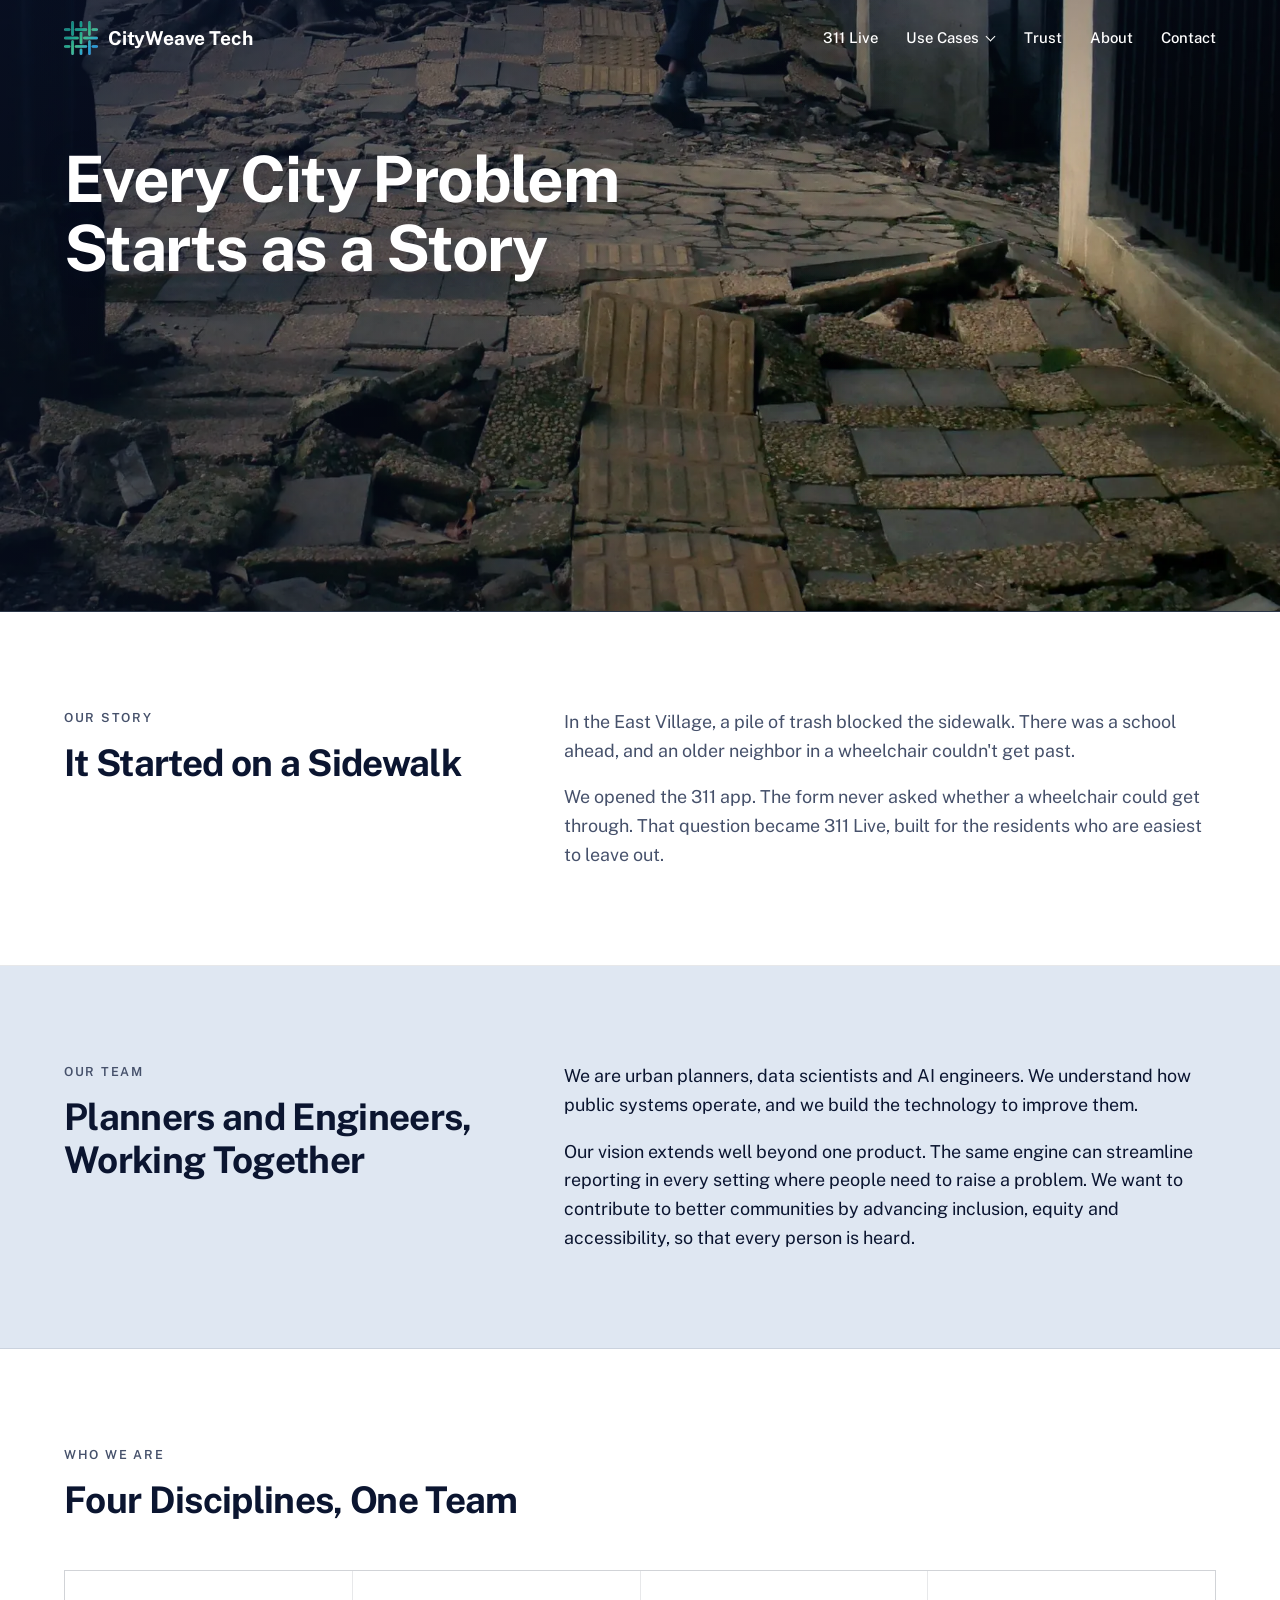
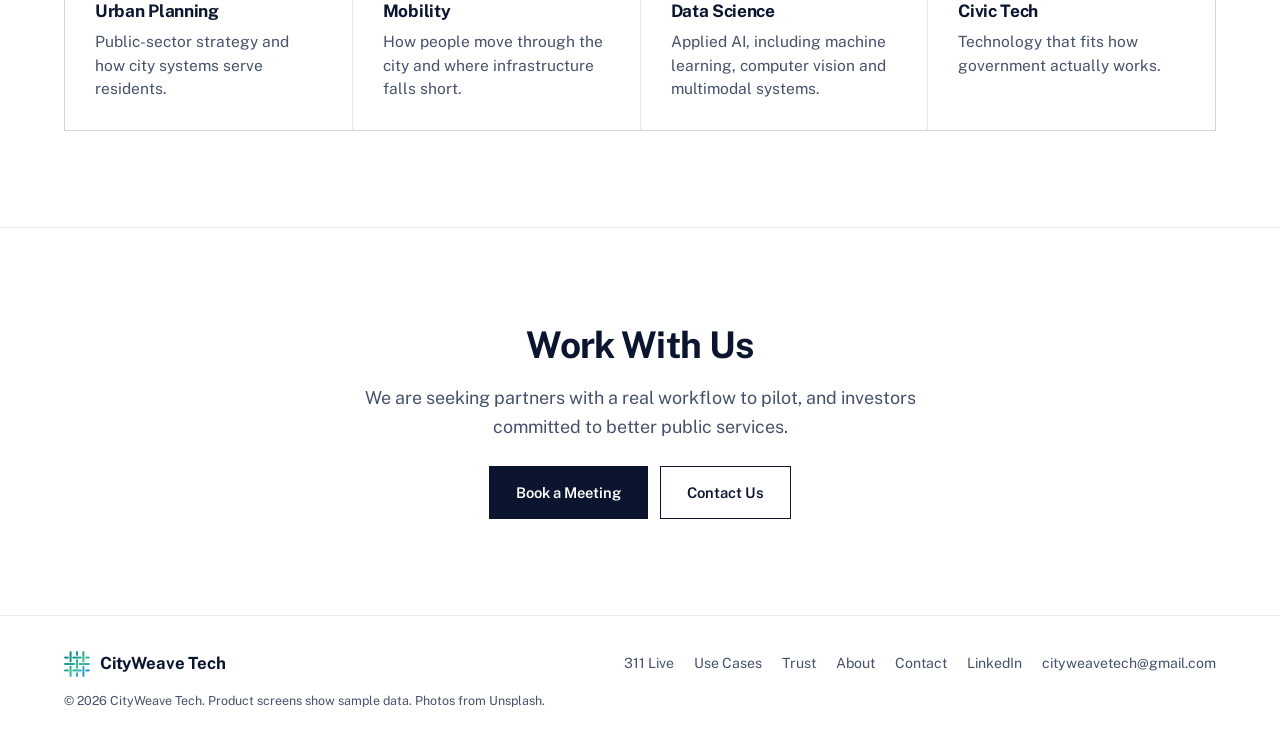
<file: about.html>
<!doctype html>
<html lang="en"><head><meta charset="utf-8"><meta name="viewport" content="width=device-width,initial-scale=1,viewport-fit=cover"><meta name="claude:viewport-fit-sides" content="cover">
<title>About | CityWeave Tech</title><meta name="description" content="CityWeave started on a blocked sidewalk in the East Village."><meta property="og:title" content="About | CityWeave Tech"><meta property="og:description" content="CityWeave started on a blocked sidewalk in the East Village."><meta property="og:type" content="website">
<link rel="icon" href="assets/favicon.png" type="image/png"><link rel="stylesheet" href="assets/style.css"></head>
<body><header><div class="w bar"><a class="brand" href="index.html"><img src="assets/logo-cityweave.png" width="200" height="200" alt="">CityWeave Tech</a><nav aria-label="Main"><a href="311-live.html">311 Live</a><div class="dd"><a href="use-cases.html" aria-haspopup="true">Use Cases<i class="car"></i></a><div class="ddm"><a href="311-live.html">City</a><a href="field-teams.html">Field Team</a><a href="campuses.html">Campus</a><a href="property.html">Property</a></div></div><a href="trust.html">Trust</a><a href="about.html">About</a><a href="contact.html">Contact</a></nav>
<details class="ham"><summary aria-label="Menu"><i></i><i></i><i></i></summary><div class="hm"><a href="311-live.html">311 Live</a><a href="use-cases.html">Use Cases</a><a class="sub" href="311-live.html">City</a><a class="sub" href="field-teams.html">Field Team</a><a class="sub" href="campuses.html">Campus</a><a class="sub" href="property.html">Property</a><a href="trust.html">Trust</a><a href="about.html">About</a><a href="contact.html">Contact</a></div></details></div></header><main><section class="hero in"><img src="assets/broken-sidewalk.webp" alt="A broken, uneven brick sidewalk"><div class="w"><h1>Every City Problem Starts as a Story</h1></div></section><section class="s"><div class="w two"><div class="a"><span class="lab">Our Story</span><h2>It Started on a Sidewalk</h2></div><div class="b"><p>In the East Village, a pile of trash blocked the sidewalk. There was a school ahead, and an older neighbor in a wheelchair couldn't get past.</p><p>We opened the 311 app. The form never asked whether a wheelchair could get through. That question became 311 Live, built for the residents who are easiest to leave out.</p></div></div></section><section class="s band"><div class="w two"><div class="a"><span class="lab">Our Team</span><h2>Planners and Engineers, Working Together</h2></div><div class="b"><p>We are urban planners, data scientists and AI engineers. We understand how public systems operate, and we build the technology to improve them.</p><p>Our vision extends well beyond one product. The same engine can streamline reporting in every setting where people need to raise a problem. We want to contribute to better communities by advancing inclusion, equity and accessibility, so that every person is heard.</p></div></div></section><section class="s"><div class="w"><div class="top"><span class="lab">Who We Are</span><h2>Four Disciplines, One Team</h2></div><div class="g g4"><div class="c"><h3>Urban Planning</h3><p>Public-sector strategy and how city systems serve residents.</p></div><div class="c"><h3>Mobility</h3><p>How people move through the city and where infrastructure falls short.</p></div><div class="c"><h3>Data Science</h3><p>Applied AI, including machine learning, computer vision and multimodal systems.</p></div><div class="c"><h3>Civic Tech</h3><p>Technology that fits how government actually works.</p></div></div></div></section><section class="s ctr"><div class="w"><h2>Work With Us</h2><p>We are seeking partners with a real workflow to pilot, and investors committed to better public services.</p><div class="btns"><a class="btn" href="https://calendly.com/cityweavetech/30min">Book a Meeting</a><a class="btn ln" href="mailto:cityweavetech@gmail.com">Contact Us</a></div></div></section></main><footer><div class="w"><a class="brand" href="index.html"><img src="assets/logo-cityweave.png" width="200" height="200" alt="">CityWeave Tech</a><div class="fl"><a href="311-live.html">311 Live</a><a href="use-cases.html">Use Cases</a><a href="trust.html">Trust</a><a href="about.html">About</a><a href="contact.html">Contact</a><a href="https://www.linkedin.com/company/cityweave/">LinkedIn</a><a href="mailto:cityweavetech@gmail.com">cityweavetech@gmail.com</a></div>
<div class="fine">© 2026 CityWeave Tech. Product screens show sample data. Photos from Unsplash.</div></div></footer><script>if('scrollRestoration' in history){history.scrollRestoration='manual'}if(!location.hash){window.scrollTo(0,0)}addEventListener('pageshow',function(){if(!location.hash){window.scrollTo(0,0)}});(function(){var h=document.querySelector('header');function f(){h.classList.toggle('on',window.scrollY>40)}f();addEventListener('scroll',f,{passive:true})})();(function(){var v=document.querySelectorAll('video[data-loop]');if(!v.length)return;var i;if(window.matchMedia('(prefers-reduced-motion:reduce)').matches){for(i=0;i<v.length;i++){v[i].removeAttribute('autoplay');v[i].pause()}return}if('IntersectionObserver' in window){var o=new IntersectionObserver(function(e){e.forEach(function(x){if(x.isIntersecting){var p=x.target.play();if(p&&p.catch)p.catch(function(){})}else x.target.pause()})},{threshold:.2});for(i=0;i<v.length;i++)o.observe(v[i])}})();(function(){var d=document.querySelector('.dd'),m=document.querySelector('.ham');if(d&&window.matchMedia('(hover:none)').matches){d.firstElementChild.addEventListener('click',function(e){if(!d.classList.contains('open')){e.preventDefault();d.classList.add('open')}})}document.addEventListener('click',function(e){if(d&&!d.contains(e.target))d.classList.remove('open');if(m&&m.open&&!m.contains(e.target))m.open=false})})();</script></body></html>
</file>
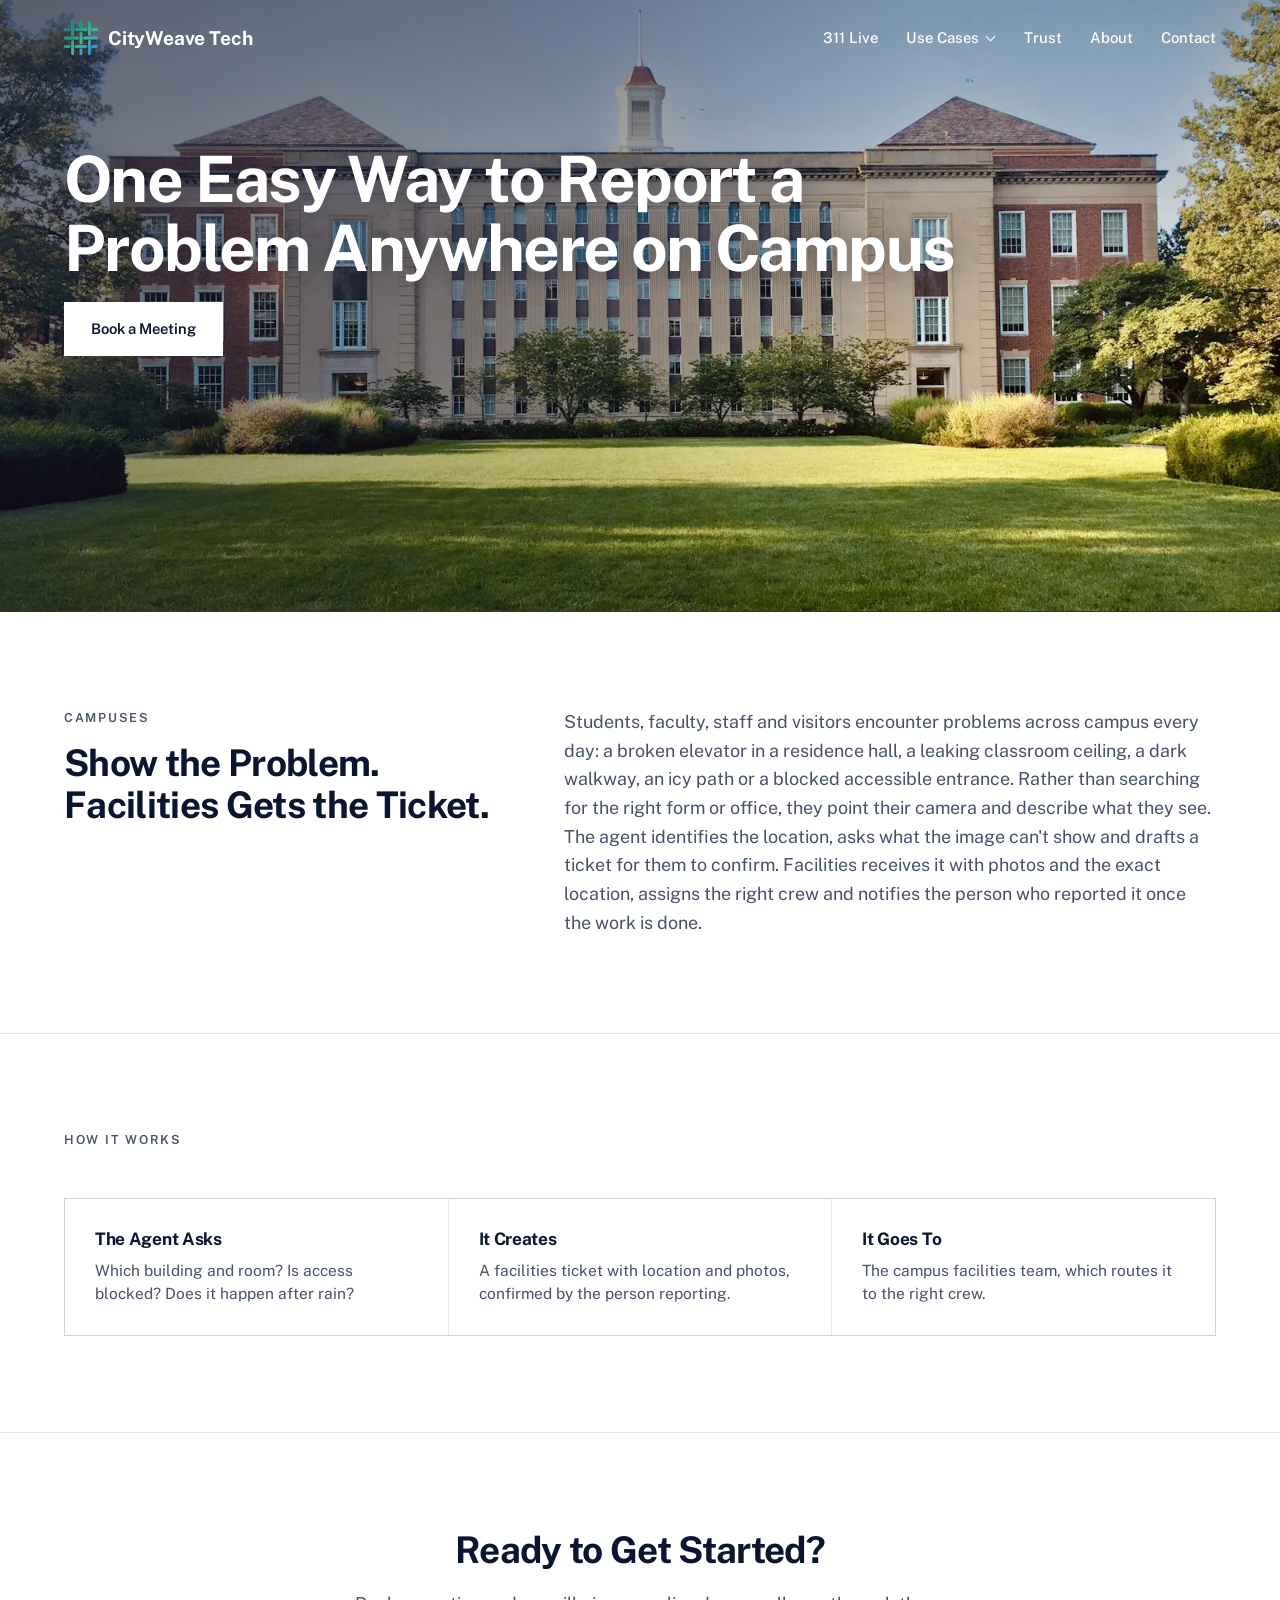
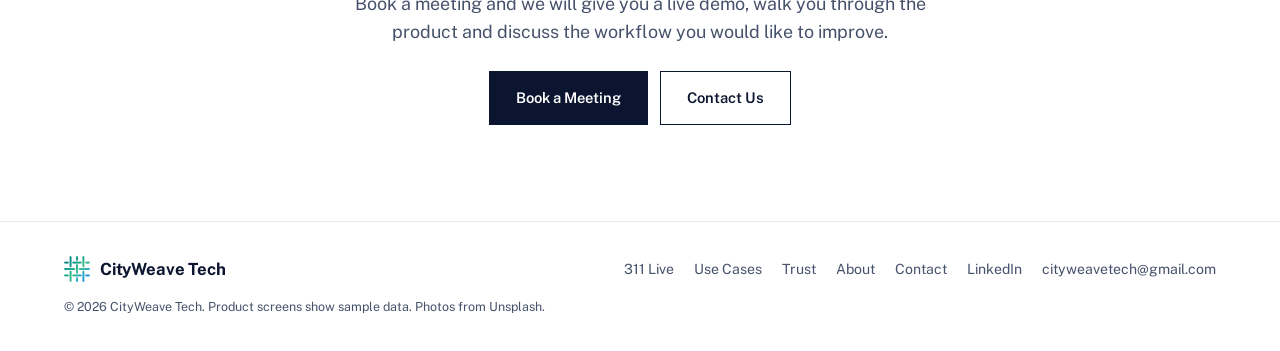
<file: campuses.html>
<!doctype html>
<html lang="en"><head><meta charset="utf-8"><meta name="viewport" content="width=device-width,initial-scale=1,viewport-fit=cover"><meta name="claude:viewport-fit-sides" content="cover">
<title>Campuses | CityWeave Tech</title><meta name="description" content="One Easy Way to Report a Problem Anywhere on Campus"><meta property="og:title" content="Campuses | CityWeave Tech"><meta property="og:description" content="One Easy Way to Report a Problem Anywhere on Campus"><meta property="og:type" content="website">
<link rel="icon" href="assets/favicon.png" type="image/png"><link rel="stylesheet" href="assets/style.css"></head>
<body><header><div class="w bar"><a class="brand" href="index.html"><img src="assets/logo-cityweave.png" width="200" height="200" alt="">CityWeave Tech</a><nav aria-label="Main"><a href="311-live.html">311 Live</a><div class="dd"><a href="use-cases.html" aria-haspopup="true">Use Cases<i class="car"></i></a><div class="ddm"><a href="311-live.html">City</a><a href="field-teams.html">Field Team</a><a href="campuses.html">Campus</a><a href="property.html">Property</a></div></div><a href="trust.html">Trust</a><a href="about.html">About</a><a href="contact.html">Contact</a></nav>
<details class="ham"><summary aria-label="Menu"><i></i><i></i><i></i></summary><div class="hm"><a href="311-live.html">311 Live</a><a href="use-cases.html">Use Cases</a><a class="sub" href="311-live.html">City</a><a class="sub" href="field-teams.html">Field Team</a><a class="sub" href="campuses.html">Campus</a><a class="sub" href="property.html">Property</a><a href="trust.html">Trust</a><a href="about.html">About</a><a href="contact.html">Contact</a></div></details></div></header><main><section class="hero in"><img src="assets/campus.webp" alt="A university building and lawn"><div class="w"><h1>One Easy Way to Report a Problem Anywhere on Campus</h1><a class="btn wh" href="https://calendly.com/cityweavetech/30min">Book a Meeting</a></div></section><section class="s"><div class="w two"><div class="a"><span class="lab">Campuses</span><h2>Show the Problem. Facilities Gets the Ticket.</h2></div><div class="b"><p>Students, faculty, staff and visitors encounter problems across campus every day: a broken elevator in a residence hall, a leaking classroom ceiling, a dark walkway, an icy path or a blocked accessible entrance. Rather than searching for the right form or office, they point their camera and describe what they see. The agent identifies the location, asks what the image can't show and drafts a ticket for them to confirm. Facilities receives it with photos and the exact location, assigns the right crew and notifies the person who reported it once the work is done.</p></div></div></section><section class="s"><div class="w"><div class="top"><span class="lab">How It Works</span></div><div class="g g3"><div class="c"><h3>The Agent Asks</h3><p>Which building and room? Is access blocked? Does it happen after rain?</p></div><div class="c"><h3>It Creates</h3><p>A facilities ticket with location and photos, confirmed by the person reporting.</p></div><div class="c"><h3>It Goes To</h3><p>The campus facilities team, which routes it to the right crew.</p></div></div></div></section><section class="s ctr"><div class="w"><h2>Ready to Get Started?</h2><p>Book a meeting and we will give you a live demo, walk you through the product and discuss the workflow you would like to improve.</p><div class="btns"><a class="btn" href="https://calendly.com/cityweavetech/30min">Book a Meeting</a><a class="btn ln" href="mailto:cityweavetech@gmail.com">Contact Us</a></div></div></section></main><footer><div class="w"><a class="brand" href="index.html"><img src="assets/logo-cityweave.png" width="200" height="200" alt="">CityWeave Tech</a><div class="fl"><a href="311-live.html">311 Live</a><a href="use-cases.html">Use Cases</a><a href="trust.html">Trust</a><a href="about.html">About</a><a href="contact.html">Contact</a><a href="https://www.linkedin.com/company/cityweave/">LinkedIn</a><a href="mailto:cityweavetech@gmail.com">cityweavetech@gmail.com</a></div>
<div class="fine">© 2026 CityWeave Tech. Product screens show sample data. Photos from Unsplash.</div></div></footer><script>if('scrollRestoration' in history){history.scrollRestoration='manual'}if(!location.hash){window.scrollTo(0,0)}addEventListener('pageshow',function(){if(!location.hash){window.scrollTo(0,0)}});(function(){var h=document.querySelector('header');function f(){h.classList.toggle('on',window.scrollY>40)}f();addEventListener('scroll',f,{passive:true})})();(function(){var v=document.querySelectorAll('video[data-loop]');if(!v.length)return;var i;if(window.matchMedia('(prefers-reduced-motion:reduce)').matches){for(i=0;i<v.length;i++){v[i].removeAttribute('autoplay');v[i].pause()}return}if('IntersectionObserver' in window){var o=new IntersectionObserver(function(e){e.forEach(function(x){if(x.isIntersecting){var p=x.target.play();if(p&&p.catch)p.catch(function(){})}else x.target.pause()})},{threshold:.2});for(i=0;i<v.length;i++)o.observe(v[i])}})();(function(){var d=document.querySelector('.dd'),m=document.querySelector('.ham');if(d&&window.matchMedia('(hover:none)').matches){d.firstElementChild.addEventListener('click',function(e){if(!d.classList.contains('open')){e.preventDefault();d.classList.add('open')}})}document.addEventListener('click',function(e){if(d&&!d.contains(e.target))d.classList.remove('open');if(m&&m.open&&!m.contains(e.target))m.open=false})})();</script></body></html>
</file>
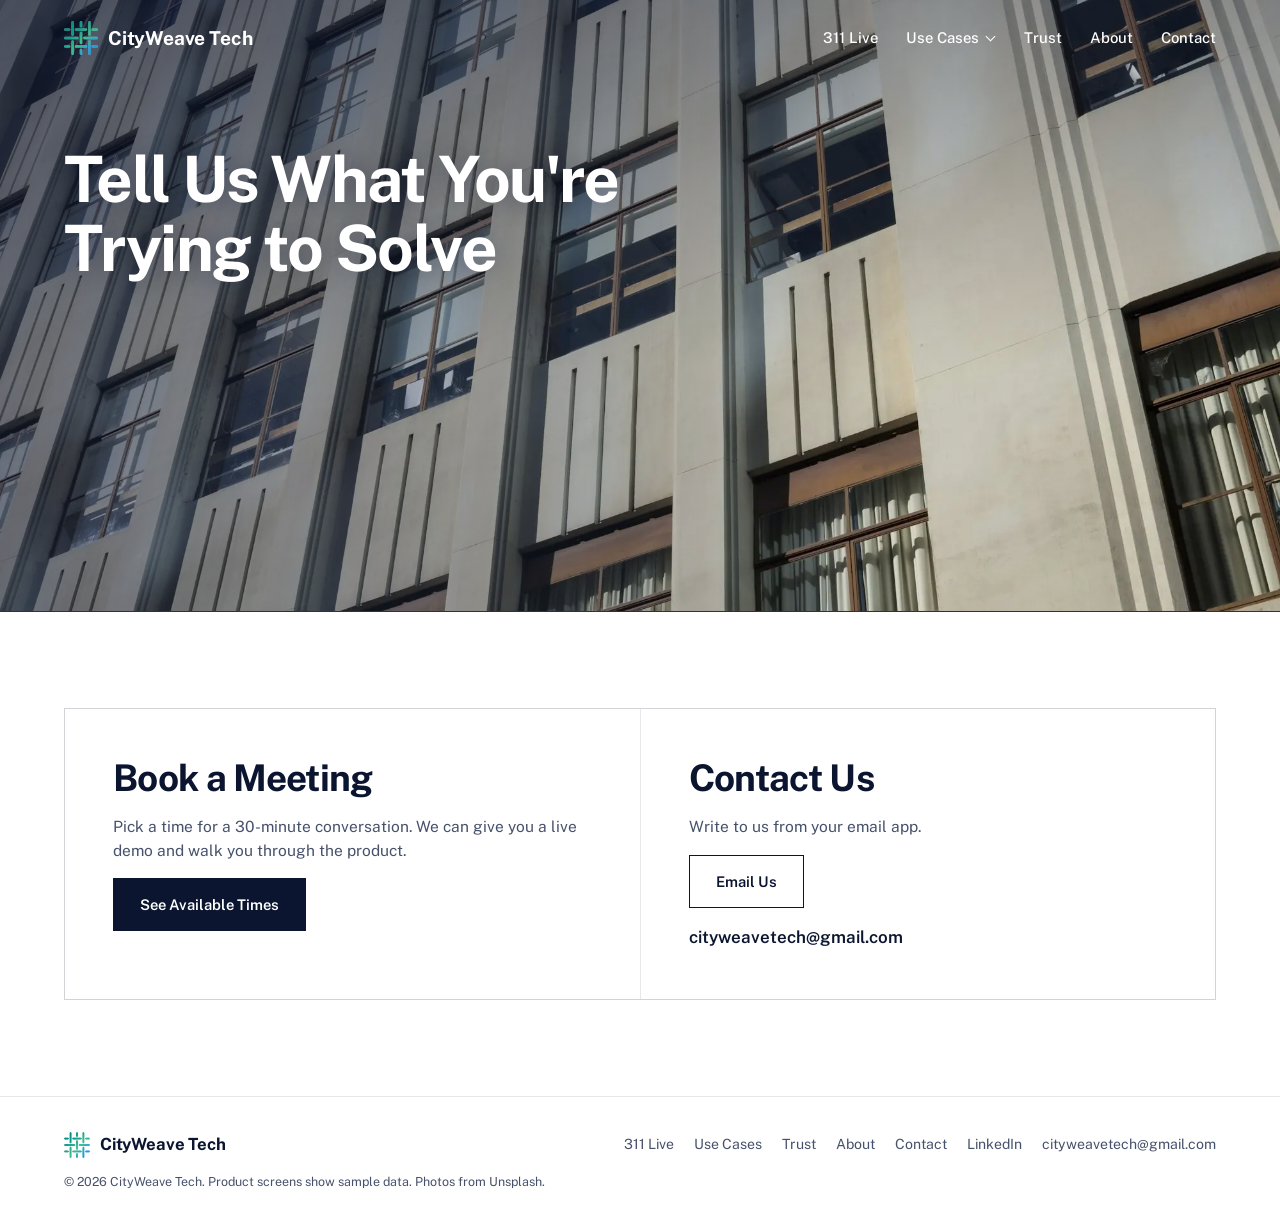
<file: contact.html>
<!doctype html>
<html lang="en"><head><meta charset="utf-8"><meta name="viewport" content="width=device-width,initial-scale=1,viewport-fit=cover"><meta name="claude:viewport-fit-sides" content="cover">
<title>Contact | CityWeave Tech</title><meta name="description" content="Book a meeting or email CityWeave."><meta property="og:title" content="Contact | CityWeave Tech"><meta property="og:description" content="Book a meeting or email CityWeave."><meta property="og:type" content="website">
<link rel="icon" href="assets/favicon.png" type="image/png"><link rel="stylesheet" href="assets/style.css"></head>
<body><header><div class="w bar"><a class="brand" href="index.html"><img src="assets/logo-cityweave.png" width="200" height="200" alt="">CityWeave Tech</a><nav aria-label="Main"><a href="311-live.html">311 Live</a><div class="dd"><a href="use-cases.html" aria-haspopup="true">Use Cases<i class="car"></i></a><div class="ddm"><a href="311-live.html">City</a><a href="field-teams.html">Field Team</a><a href="campuses.html">Campus</a><a href="property.html">Property</a></div></div><a href="trust.html">Trust</a><a href="about.html">About</a><a href="contact.html">Contact</a></nav>
<details class="ham"><summary aria-label="Menu"><i></i><i></i><i></i></summary><div class="hm"><a href="311-live.html">311 Live</a><a href="use-cases.html">Use Cases</a><a class="sub" href="311-live.html">City</a><a class="sub" href="field-teams.html">Field Team</a><a class="sub" href="campuses.html">Campus</a><a class="sub" href="property.html">Property</a><a href="trust.html">Trust</a><a href="about.html">About</a><a href="contact.html">Contact</a></div></details></div></header><main><section class="hero in"><img src="assets/building-grey.webp" alt="A generic office building seen from below"><div class="w"><h1>Tell Us What You're Trying to Solve</h1></div></section><section class="s"><div class="w"><div class="g g2"><div class="c" style="gap:16px;align-items:flex-start;padding:clamp(28px,4vw,48px)"><h2>Book a Meeting</h2><p>Pick a time for a 30-minute conversation. We can give you a live demo and walk you through the product.</p><a class="btn" href="https://calendly.com/cityweavetech/30min">See Available Times</a></div>
<div class="c" style="gap:16px;align-items:flex-start;padding:clamp(28px,4vw,48px)"><h2>Contact Us</h2><p>Write to us from your email app.</p><a class="btn ln" href="mailto:cityweavetech@gmail.com">Email Us</a><span class="mail">cityweavetech@gmail.com</span></div></div></div></section></main><footer><div class="w"><a class="brand" href="index.html"><img src="assets/logo-cityweave.png" width="200" height="200" alt="">CityWeave Tech</a><div class="fl"><a href="311-live.html">311 Live</a><a href="use-cases.html">Use Cases</a><a href="trust.html">Trust</a><a href="about.html">About</a><a href="contact.html">Contact</a><a href="https://www.linkedin.com/company/cityweave/">LinkedIn</a><a href="mailto:cityweavetech@gmail.com">cityweavetech@gmail.com</a></div>
<div class="fine">© 2026 CityWeave Tech. Product screens show sample data. Photos from Unsplash.</div></div></footer><script>if('scrollRestoration' in history){history.scrollRestoration='manual'}if(!location.hash){window.scrollTo(0,0)}addEventListener('pageshow',function(){if(!location.hash){window.scrollTo(0,0)}});(function(){var h=document.querySelector('header');function f(){h.classList.toggle('on',window.scrollY>40)}f();addEventListener('scroll',f,{passive:true})})();(function(){var v=document.querySelectorAll('video[data-loop]');if(!v.length)return;var i;if(window.matchMedia('(prefers-reduced-motion:reduce)').matches){for(i=0;i<v.length;i++){v[i].removeAttribute('autoplay');v[i].pause()}return}if('IntersectionObserver' in window){var o=new IntersectionObserver(function(e){e.forEach(function(x){if(x.isIntersecting){var p=x.target.play();if(p&&p.catch)p.catch(function(){})}else x.target.pause()})},{threshold:.2});for(i=0;i<v.length;i++)o.observe(v[i])}})();(function(){var d=document.querySelector('.dd'),m=document.querySelector('.ham');if(d&&window.matchMedia('(hover:none)').matches){d.firstElementChild.addEventListener('click',function(e){if(!d.classList.contains('open')){e.preventDefault();d.classList.add('open')}})}document.addEventListener('click',function(e){if(d&&!d.contains(e.target))d.classList.remove('open');if(m&&m.open&&!m.contains(e.target))m.open=false})})();</script></body></html>
</file>
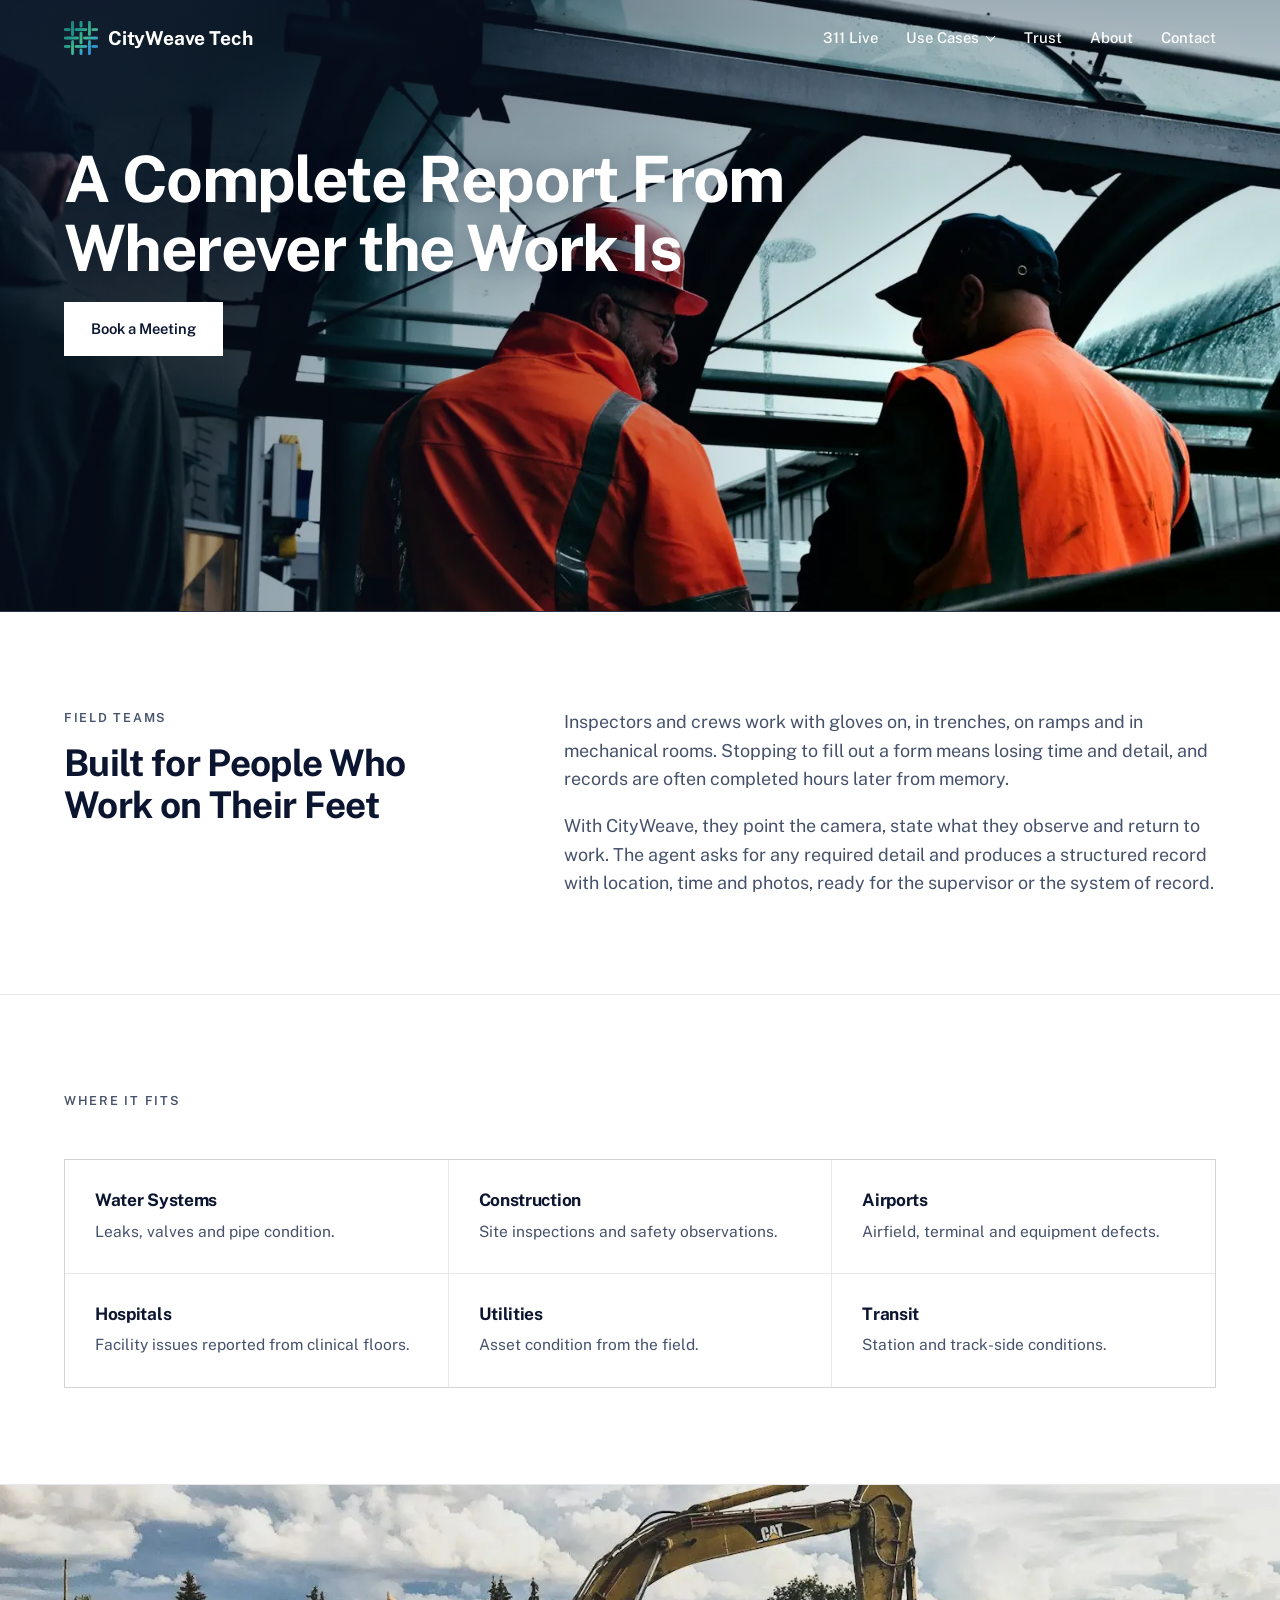
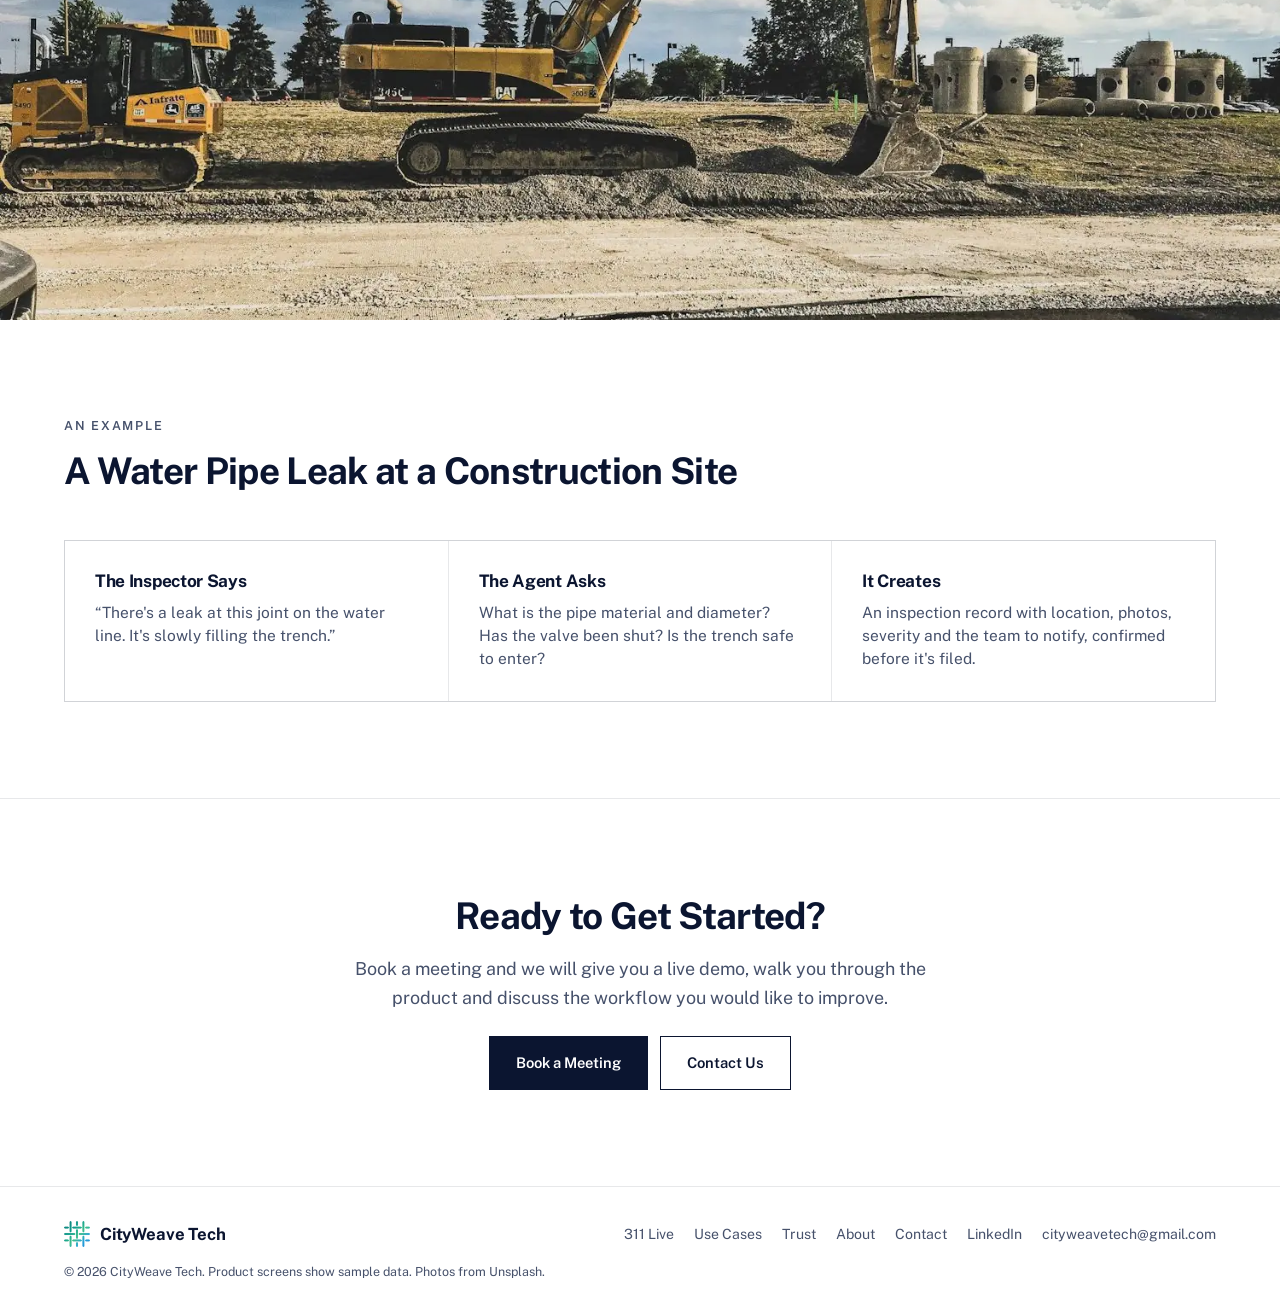
<file: field-teams.html>
<!doctype html>
<html lang="en"><head><meta charset="utf-8"><meta name="viewport" content="width=device-width,initial-scale=1,viewport-fit=cover"><meta name="claude:viewport-fit-sides" content="cover">
<title>Field Teams | CityWeave Tech</title><meta name="description" content="A complete report from wherever the work is."><meta property="og:title" content="Field Teams | CityWeave Tech"><meta property="og:description" content="A complete report from wherever the work is."><meta property="og:type" content="website">
<link rel="icon" href="assets/favicon.png" type="image/png"><link rel="stylesheet" href="assets/style.css"></head>
<body><header><div class="w bar"><a class="brand" href="index.html"><img src="assets/logo-cityweave.png" width="200" height="200" alt="">CityWeave Tech</a><nav aria-label="Main"><a href="311-live.html">311 Live</a><div class="dd"><a href="use-cases.html" aria-haspopup="true">Use Cases<i class="car"></i></a><div class="ddm"><a href="311-live.html">City</a><a href="field-teams.html">Field Team</a><a href="campuses.html">Campus</a><a href="property.html">Property</a></div></div><a href="trust.html">Trust</a><a href="about.html">About</a><a href="contact.html">Contact</a></nav>
<details class="ham"><summary aria-label="Menu"><i></i><i></i><i></i></summary><div class="hm"><a href="311-live.html">311 Live</a><a href="use-cases.html">Use Cases</a><a class="sub" href="311-live.html">City</a><a class="sub" href="field-teams.html">Field Team</a><a class="sub" href="campuses.html">Campus</a><a class="sub" href="property.html">Property</a><a href="trust.html">Trust</a><a href="about.html">About</a><a href="contact.html">Contact</a></div></details></div></header><main><section class="hero in"><img src="assets/crew.webp" alt="Two field workers in safety vests"><div class="w"><h1>A Complete Report From Wherever the Work Is</h1><a class="btn wh" href="https://calendly.com/cityweavetech/30min">Book a Meeting</a></div></section><section class="s"><div class="w two"><div class="a"><span class="lab">Field Teams</span><h2>Built for People Who Work on Their Feet</h2></div><div class="b"><p>Inspectors and crews work with gloves on, in trenches, on ramps and in mechanical rooms. Stopping to fill out a form means losing time and detail, and records are often completed hours later from memory.</p><p>With CityWeave, they point the camera, state what they observe and return to work. The agent asks for any required detail and produces a structured record with location, time and photos, ready for the supervisor or the system of record.</p></div></div></section><section class="s"><div class="w"><div class="top"><span class="lab">Where It Fits</span></div><div class="g g3"><div class="c"><h3>Water Systems</h3><p>Leaks, valves and pipe condition.</p></div><div class="c"><h3>Construction</h3><p>Site inspections and safety observations.</p></div><div class="c"><h3>Airports</h3><p>Airfield, terminal and equipment defects.</p></div><div class="c"><h3>Hospitals</h3><p>Facility issues reported from clinical floors.</p></div><div class="c"><h3>Utilities</h3><p>Asset condition from the field.</p></div><div class="c"><h3>Transit</h3><p>Station and track-side conditions.</p></div></div></div></section><img class="pic" src="assets/excavator.webp" loading="lazy" alt="An excavator at a construction site"><section class="s"><div class="w"><div class="top"><span class="lab">An Example</span><h2>A Water Pipe Leak at a Construction Site</h2></div><div class="g g3"><div class="c"><h3>The Inspector Says</h3><p>“There's a leak at this joint on the water line. It's slowly filling the trench.”</p></div><div class="c"><h3>The Agent Asks</h3><p>What is the pipe material and diameter? Has the valve been shut? Is the trench safe to enter?</p></div><div class="c"><h3>It Creates</h3><p>An inspection record with location, photos, severity and the team to notify, confirmed before it's filed.</p></div></div></div></section><section class="s ctr"><div class="w"><h2>Ready to Get Started?</h2><p>Book a meeting and we will give you a live demo, walk you through the product and discuss the workflow you would like to improve.</p><div class="btns"><a class="btn" href="https://calendly.com/cityweavetech/30min">Book a Meeting</a><a class="btn ln" href="mailto:cityweavetech@gmail.com">Contact Us</a></div></div></section></main><footer><div class="w"><a class="brand" href="index.html"><img src="assets/logo-cityweave.png" width="200" height="200" alt="">CityWeave Tech</a><div class="fl"><a href="311-live.html">311 Live</a><a href="use-cases.html">Use Cases</a><a href="trust.html">Trust</a><a href="about.html">About</a><a href="contact.html">Contact</a><a href="https://www.linkedin.com/company/cityweave/">LinkedIn</a><a href="mailto:cityweavetech@gmail.com">cityweavetech@gmail.com</a></div>
<div class="fine">© 2026 CityWeave Tech. Product screens show sample data. Photos from Unsplash.</div></div></footer><script>if('scrollRestoration' in history){history.scrollRestoration='manual'}if(!location.hash){window.scrollTo(0,0)}addEventListener('pageshow',function(){if(!location.hash){window.scrollTo(0,0)}});(function(){var h=document.querySelector('header');function f(){h.classList.toggle('on',window.scrollY>40)}f();addEventListener('scroll',f,{passive:true})})();(function(){var v=document.querySelectorAll('video[data-loop]');if(!v.length)return;var i;if(window.matchMedia('(prefers-reduced-motion:reduce)').matches){for(i=0;i<v.length;i++){v[i].removeAttribute('autoplay');v[i].pause()}return}if('IntersectionObserver' in window){var o=new IntersectionObserver(function(e){e.forEach(function(x){if(x.isIntersecting){var p=x.target.play();if(p&&p.catch)p.catch(function(){})}else x.target.pause()})},{threshold:.2});for(i=0;i<v.length;i++)o.observe(v[i])}})();(function(){var d=document.querySelector('.dd'),m=document.querySelector('.ham');if(d&&window.matchMedia('(hover:none)').matches){d.firstElementChild.addEventListener('click',function(e){if(!d.classList.contains('open')){e.preventDefault();d.classList.add('open')}})}document.addEventListener('click',function(e){if(d&&!d.contains(e.target))d.classList.remove('open');if(m&&m.open&&!m.contains(e.target))m.open=false})})();</script></body></html>
</file>
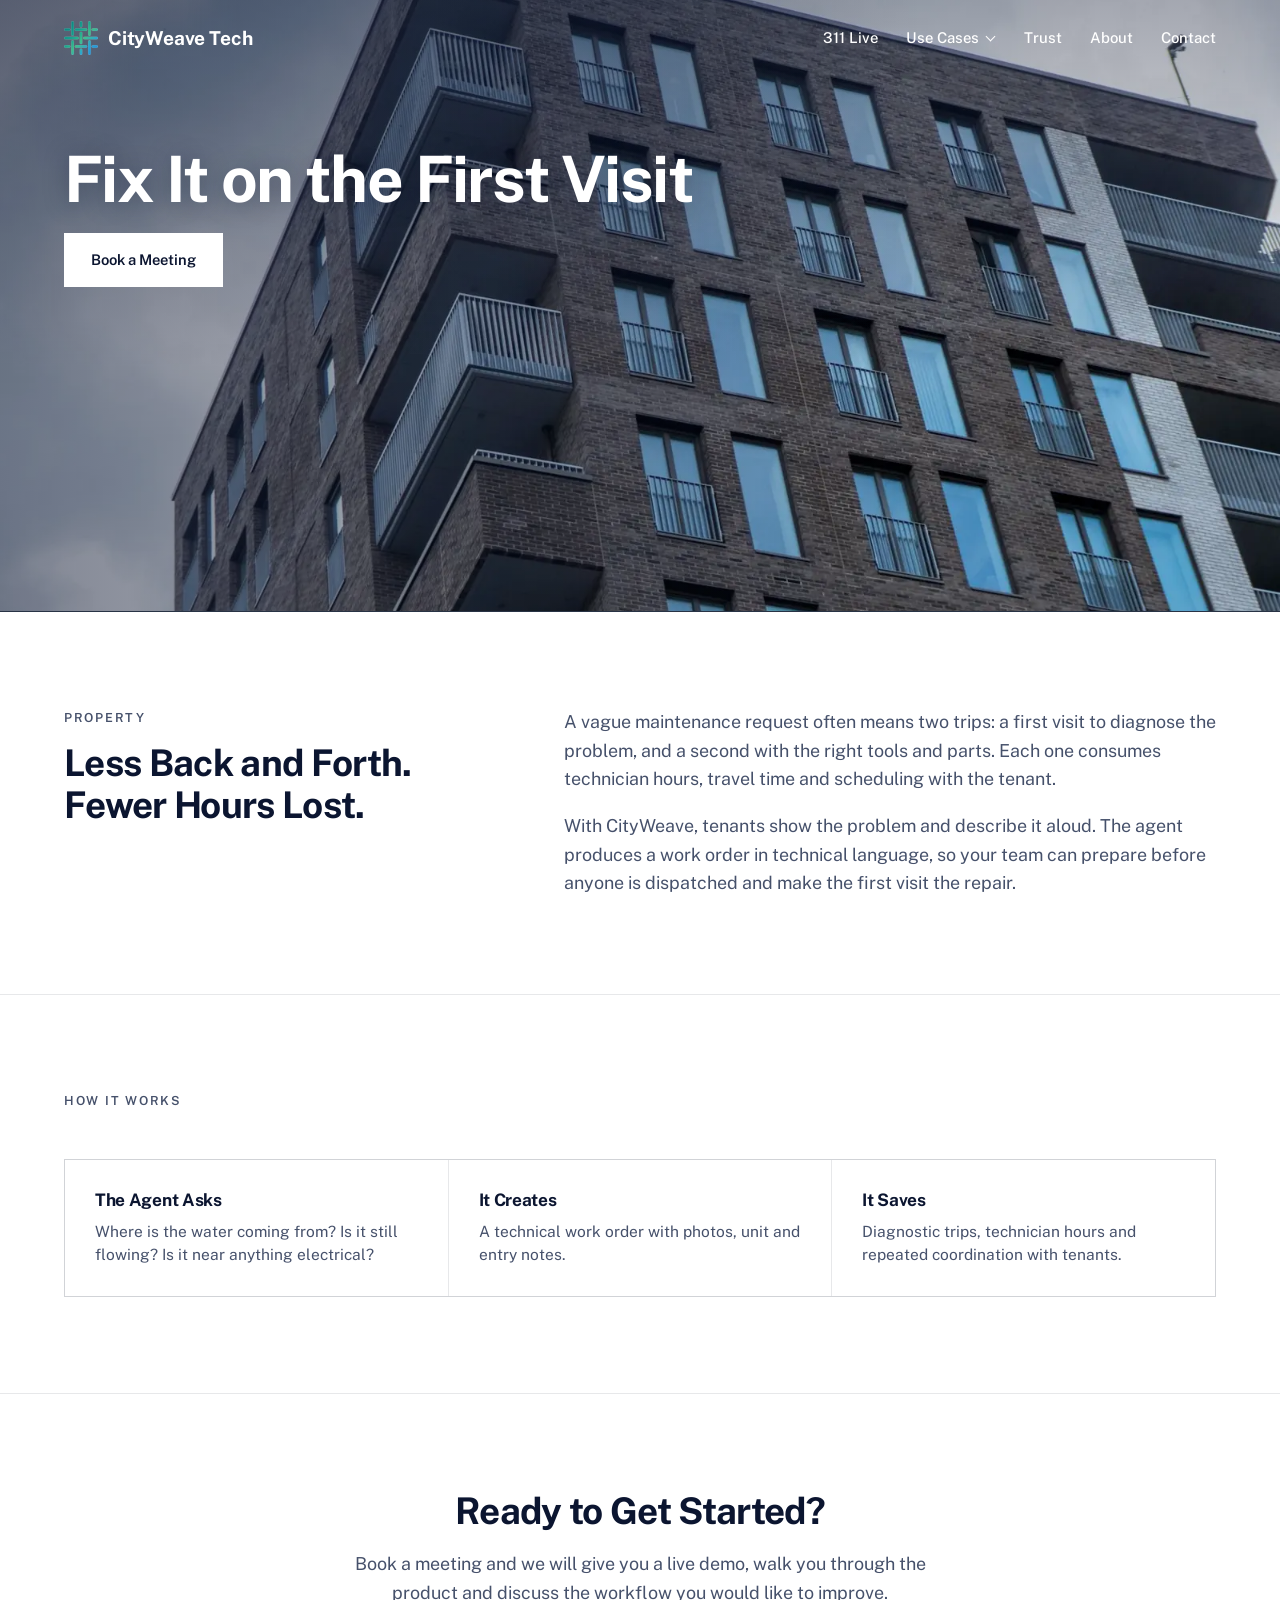
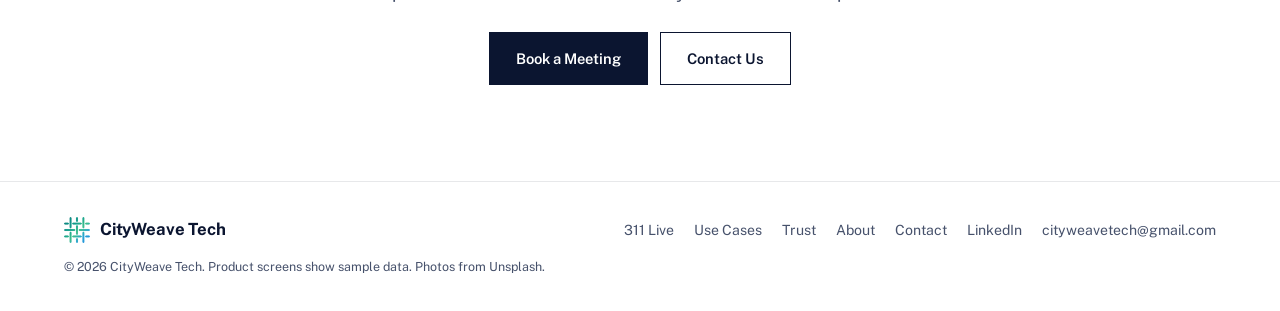
<file: property.html>
<!doctype html>
<html lang="en"><head><meta charset="utf-8"><meta name="viewport" content="width=device-width,initial-scale=1,viewport-fit=cover"><meta name="claude:viewport-fit-sides" content="cover">
<title>Property | CityWeave Tech</title><meta name="description" content="Fix It on the First Visit"><meta property="og:title" content="Property | CityWeave Tech"><meta property="og:description" content="Fix It on the First Visit"><meta property="og:type" content="website">
<link rel="icon" href="assets/favicon.png" type="image/png"><link rel="stylesheet" href="assets/style.css"></head>
<body><header><div class="w bar"><a class="brand" href="index.html"><img src="assets/logo-cityweave.png" width="200" height="200" alt="">CityWeave Tech</a><nav aria-label="Main"><a href="311-live.html">311 Live</a><div class="dd"><a href="use-cases.html" aria-haspopup="true">Use Cases<i class="car"></i></a><div class="ddm"><a href="311-live.html">City</a><a href="field-teams.html">Field Team</a><a href="campuses.html">Campus</a><a href="property.html">Property</a></div></div><a href="trust.html">Trust</a><a href="about.html">About</a><a href="contact.html">Contact</a></nav>
<details class="ham"><summary aria-label="Menu"><i></i><i></i><i></i></summary><div class="hm"><a href="311-live.html">311 Live</a><a href="use-cases.html">Use Cases</a><a class="sub" href="311-live.html">City</a><a class="sub" href="field-teams.html">Field Team</a><a class="sub" href="campuses.html">Campus</a><a class="sub" href="property.html">Property</a><a href="trust.html">Trust</a><a href="about.html">About</a><a href="contact.html">Contact</a></div></details></div></header><main><section class="hero in"><img src="assets/property.webp" alt="A modern apartment building"><div class="w"><h1>Fix It on the First Visit</h1><a class="btn wh" href="https://calendly.com/cityweavetech/30min">Book a Meeting</a></div></section><section class="s"><div class="w two"><div class="a"><span class="lab">Property</span><h2>Less Back and Forth. Fewer Hours Lost.</h2></div><div class="b"><p>A vague maintenance request often means two trips: a first visit to diagnose the problem, and a second with the right tools and parts. Each one consumes technician hours, travel time and scheduling with the tenant.</p><p>With CityWeave, tenants show the problem and describe it aloud. The agent produces a work order in technical language, so your team can prepare before anyone is dispatched and make the first visit the repair.</p></div></div></section><section class="s"><div class="w"><div class="top"><span class="lab">How It Works</span></div><div class="g g3"><div class="c"><h3>The Agent Asks</h3><p>Where is the water coming from? Is it still flowing? Is it near anything electrical?</p></div><div class="c"><h3>It Creates</h3><p>A technical work order with photos, unit and entry notes.</p></div><div class="c"><h3>It Saves</h3><p>Diagnostic trips, technician hours and repeated coordination with tenants.</p></div></div></div></section><section class="s ctr"><div class="w"><h2>Ready to Get Started?</h2><p>Book a meeting and we will give you a live demo, walk you through the product and discuss the workflow you would like to improve.</p><div class="btns"><a class="btn" href="https://calendly.com/cityweavetech/30min">Book a Meeting</a><a class="btn ln" href="mailto:cityweavetech@gmail.com">Contact Us</a></div></div></section></main><footer><div class="w"><a class="brand" href="index.html"><img src="assets/logo-cityweave.png" width="200" height="200" alt="">CityWeave Tech</a><div class="fl"><a href="311-live.html">311 Live</a><a href="use-cases.html">Use Cases</a><a href="trust.html">Trust</a><a href="about.html">About</a><a href="contact.html">Contact</a><a href="https://www.linkedin.com/company/cityweave/">LinkedIn</a><a href="mailto:cityweavetech@gmail.com">cityweavetech@gmail.com</a></div>
<div class="fine">© 2026 CityWeave Tech. Product screens show sample data. Photos from Unsplash.</div></div></footer><script>if('scrollRestoration' in history){history.scrollRestoration='manual'}if(!location.hash){window.scrollTo(0,0)}addEventListener('pageshow',function(){if(!location.hash){window.scrollTo(0,0)}});(function(){var h=document.querySelector('header');function f(){h.classList.toggle('on',window.scrollY>40)}f();addEventListener('scroll',f,{passive:true})})();(function(){var v=document.querySelectorAll('video[data-loop]');if(!v.length)return;var i;if(window.matchMedia('(prefers-reduced-motion:reduce)').matches){for(i=0;i<v.length;i++){v[i].removeAttribute('autoplay');v[i].pause()}return}if('IntersectionObserver' in window){var o=new IntersectionObserver(function(e){e.forEach(function(x){if(x.isIntersecting){var p=x.target.play();if(p&&p.catch)p.catch(function(){})}else x.target.pause()})},{threshold:.2});for(i=0;i<v.length;i++)o.observe(v[i])}})();(function(){var d=document.querySelector('.dd'),m=document.querySelector('.ham');if(d&&window.matchMedia('(hover:none)').matches){d.firstElementChild.addEventListener('click',function(e){if(!d.classList.contains('open')){e.preventDefault();d.classList.add('open')}})}document.addEventListener('click',function(e){if(d&&!d.contains(e.target))d.classList.remove('open');if(m&&m.open&&!m.contains(e.target))m.open=false})})();</script></body></html>
</file>
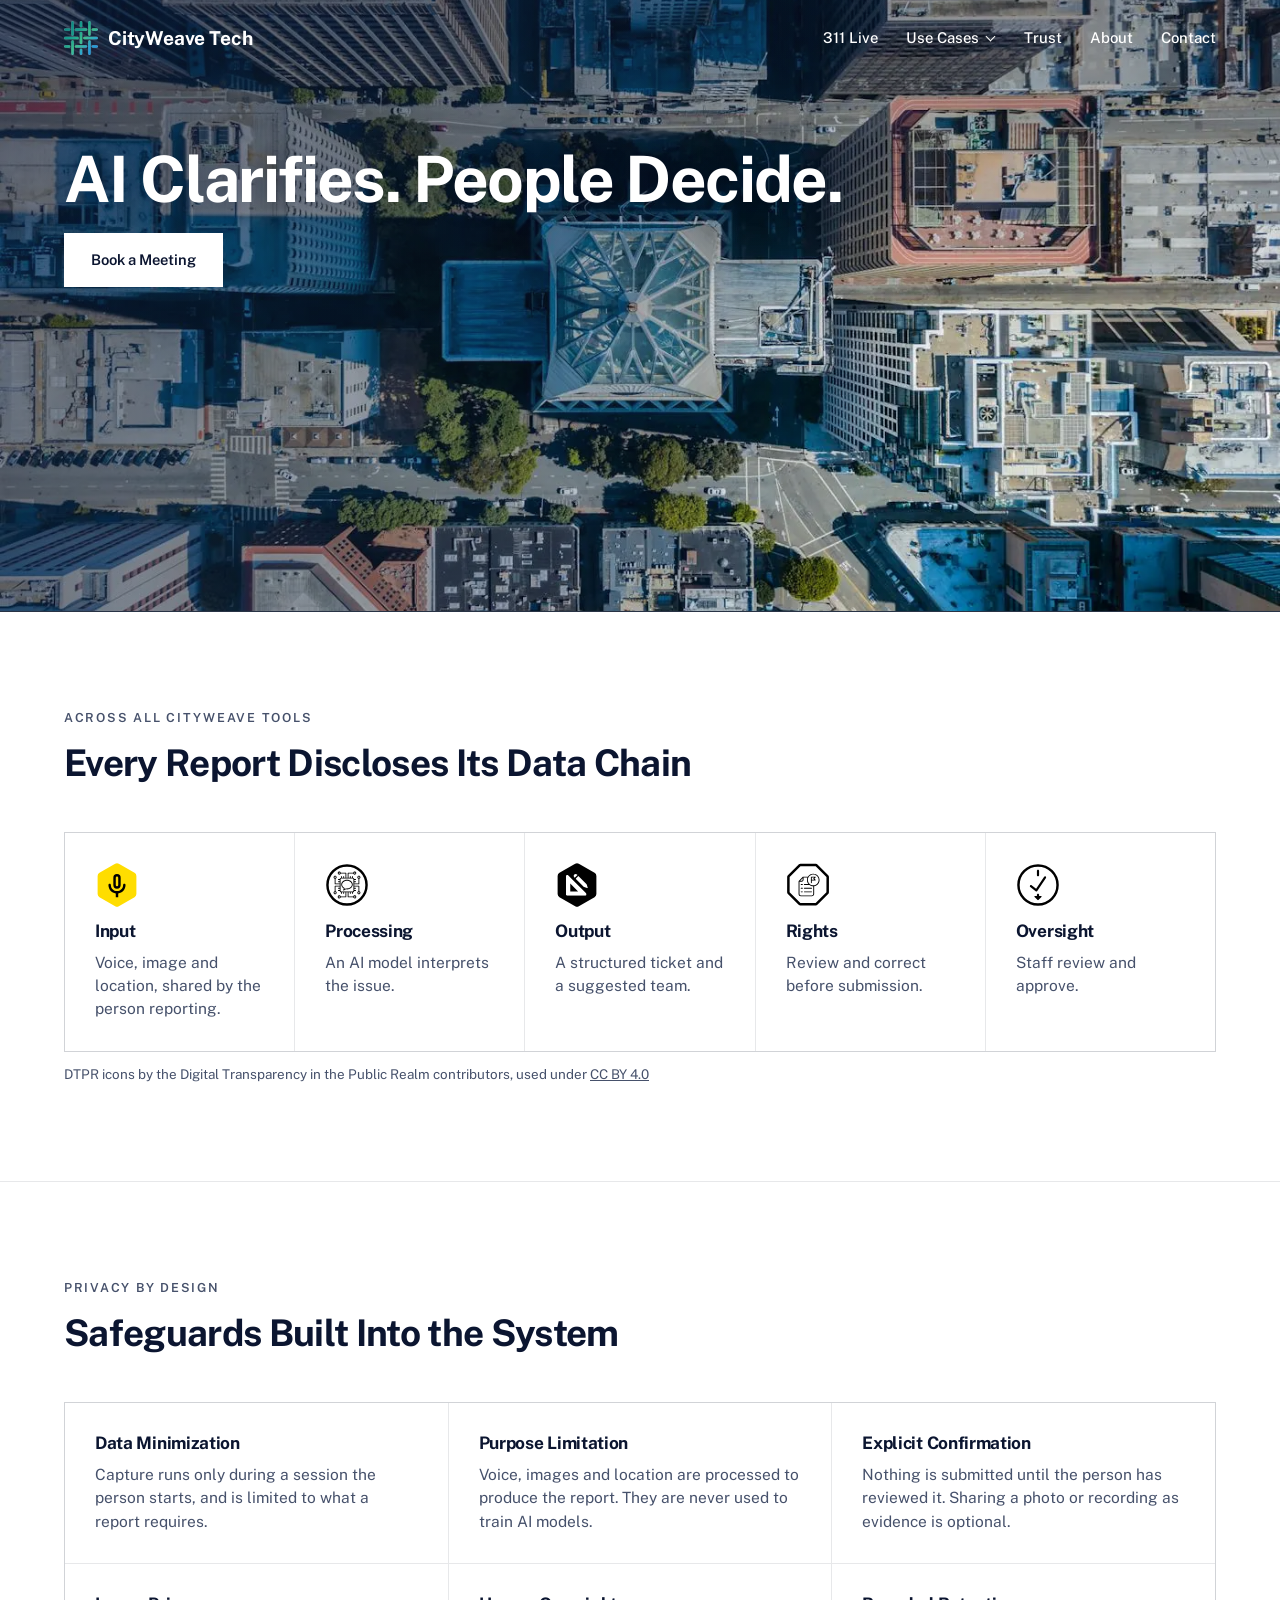
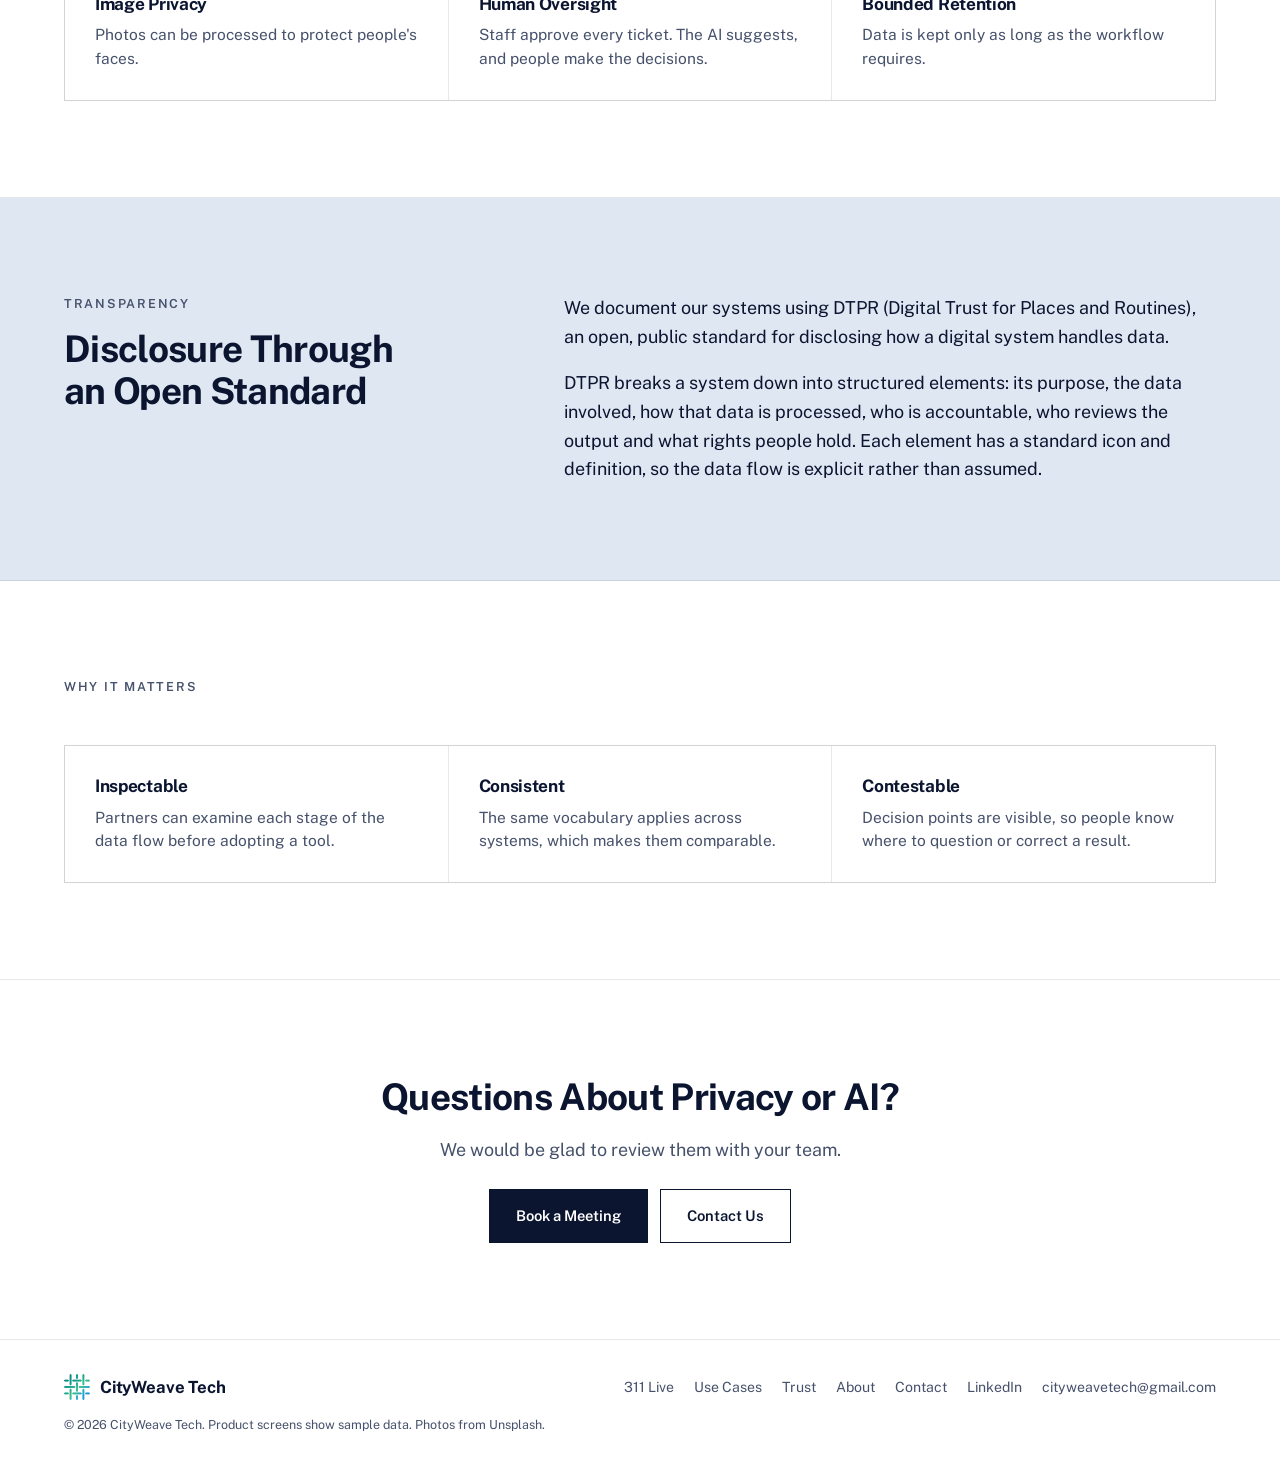
<file: trust.html>
<!doctype html>
<html lang="en"><head><meta charset="utf-8"><meta name="viewport" content="width=device-width,initial-scale=1,viewport-fit=cover"><meta name="claude:viewport-fit-sides" content="cover">
<title>Trust | CityWeave Tech</title><meta name="description" content="How CityWeave handles data, keeps people in control and discloses how its AI works."><meta property="og:title" content="Trust | CityWeave Tech"><meta property="og:description" content="How CityWeave handles data, keeps people in control and discloses how its AI works."><meta property="og:type" content="website">
<link rel="icon" href="assets/favicon.png" type="image/png"><link rel="stylesheet" href="assets/style.css"></head>
<body><header><div class="w bar"><a class="brand" href="index.html"><img src="assets/logo-cityweave.png" width="200" height="200" alt="">CityWeave Tech</a><nav aria-label="Main"><a href="311-live.html">311 Live</a><div class="dd"><a href="use-cases.html" aria-haspopup="true">Use Cases<i class="car"></i></a><div class="ddm"><a href="311-live.html">City</a><a href="field-teams.html">Field Team</a><a href="campuses.html">Campus</a><a href="property.html">Property</a></div></div><a href="trust.html">Trust</a><a href="about.html">About</a><a href="contact.html">Contact</a></nav>
<details class="ham"><summary aria-label="Menu"><i></i><i></i><i></i></summary><div class="hm"><a href="311-live.html">311 Live</a><a href="use-cases.html">Use Cases</a><a class="sub" href="311-live.html">City</a><a class="sub" href="field-teams.html">Field Team</a><a class="sub" href="campuses.html">Campus</a><a class="sub" href="property.html">Property</a><a href="trust.html">Trust</a><a href="about.html">About</a><a href="contact.html">Contact</a></div></details></div></header><main><section class="hero in"><img src="assets/city-aerial.webp" alt="An aerial view looking straight down on city blocks"><div class="w"><h1>AI Clarifies. People Decide.</h1><a class="btn wh" href="https://calendly.com/cityweavetech/30min">Book a Meeting</a></div></section><section class="s"><div class="w"><div class="top"><span class="lab">Across All CityWeave Tools</span><h2>Every Report Discloses Its Data Chain</h2></div><div class="g g5"><div class="c"><img src="assets/dtpr-voice.svg" alt=""><h3>Input</h3><p>Voice, image and location, shared by the person reporting.</p></div><div class="c"><img src="assets/dtpr-processing_llm.svg" alt=""><h3>Processing</h3><p>An AI model interprets the issue.</p></div><div class="c"><img src="assets/dtpr-planning_decision_making.svg" alt=""><h3>Output</h3><p>A structured ticket and a suggested team.</p></div><div class="c"><img src="assets/dtpr-rights_contest.svg" alt=""><h3>Rights</h3><p>Review and correct before submission.</p></div><div class="c"><img src="assets/dtpr-reviewed_internally.svg" alt=""><h3>Oversight</h3><p>Staff review and approve.</p></div></div><p class="cap">DTPR icons by the Digital Transparency in the Public Realm contributors, used under <a href="https://creativecommons.org/licenses/by/4.0/">CC BY 4.0</a></p></div></section><section class="s"><div class="w"><div class="top"><span class="lab">Privacy by Design</span><h2>Safeguards Built Into the System</h2></div><div class="g g3"><div class="c"><h3>Data Minimization</h3><p>Capture runs only during a session the person starts, and is limited to what a report requires.</p></div><div class="c"><h3>Purpose Limitation</h3><p>Voice, images and location are processed to produce the report. They are never used to train AI models.</p></div><div class="c"><h3>Explicit Confirmation</h3><p>Nothing is submitted until the person has reviewed it. Sharing a photo or recording as evidence is optional.</p></div><div class="c"><h3>Image Privacy</h3><p>Photos can be processed to protect people's faces.</p></div><div class="c"><h3>Human Oversight</h3><p>Staff approve every ticket. The AI suggests, and people make the decisions.</p></div><div class="c"><h3>Bounded Retention</h3><p>Data is kept only as long as the workflow requires.</p></div></div></div></section><section class="s band"><div class="w two"><div class="a"><span class="lab">Transparency</span><h2>Disclosure Through an Open Standard</h2></div><div class="b"><p>We document our systems using DTPR (Digital Trust for Places and Routines), an open, public standard for disclosing how a digital system handles data.</p><p>DTPR breaks a system down into structured elements: its purpose, the data involved, how that data is processed, who is accountable, who reviews the output and what rights people hold. Each element has a standard icon and definition, so the data flow is explicit rather than assumed.</p></div></div></section><section class="s"><div class="w"><div class="top"><span class="lab">Why It Matters</span></div><div class="g g3"><div class="c"><h3>Inspectable</h3><p>Partners can examine each stage of the data flow before adopting a tool.</p></div><div class="c"><h3>Consistent</h3><p>The same vocabulary applies across systems, which makes them comparable.</p></div><div class="c"><h3>Contestable</h3><p>Decision points are visible, so people know where to question or correct a result.</p></div></div></div></section><section class="s ctr"><div class="w"><h2>Questions About Privacy or AI?</h2><p>We would be glad to review them with your team.</p><div class="btns"><a class="btn" href="https://calendly.com/cityweavetech/30min">Book a Meeting</a><a class="btn ln" href="mailto:cityweavetech@gmail.com">Contact Us</a></div></div></section></main><footer><div class="w"><a class="brand" href="index.html"><img src="assets/logo-cityweave.png" width="200" height="200" alt="">CityWeave Tech</a><div class="fl"><a href="311-live.html">311 Live</a><a href="use-cases.html">Use Cases</a><a href="trust.html">Trust</a><a href="about.html">About</a><a href="contact.html">Contact</a><a href="https://www.linkedin.com/company/cityweave/">LinkedIn</a><a href="mailto:cityweavetech@gmail.com">cityweavetech@gmail.com</a></div>
<div class="fine">© 2026 CityWeave Tech. Product screens show sample data. Photos from Unsplash.</div></div></footer><script>if('scrollRestoration' in history){history.scrollRestoration='manual'}if(!location.hash){window.scrollTo(0,0)}addEventListener('pageshow',function(){if(!location.hash){window.scrollTo(0,0)}});(function(){var h=document.querySelector('header');function f(){h.classList.toggle('on',window.scrollY>40)}f();addEventListener('scroll',f,{passive:true})})();(function(){var v=document.querySelectorAll('video[data-loop]');if(!v.length)return;var i;if(window.matchMedia('(prefers-reduced-motion:reduce)').matches){for(i=0;i<v.length;i++){v[i].removeAttribute('autoplay');v[i].pause()}return}if('IntersectionObserver' in window){var o=new IntersectionObserver(function(e){e.forEach(function(x){if(x.isIntersecting){var p=x.target.play();if(p&&p.catch)p.catch(function(){})}else x.target.pause()})},{threshold:.2});for(i=0;i<v.length;i++)o.observe(v[i])}})();(function(){var d=document.querySelector('.dd'),m=document.querySelector('.ham');if(d&&window.matchMedia('(hover:none)').matches){d.firstElementChild.addEventListener('click',function(e){if(!d.classList.contains('open')){e.preventDefault();d.classList.add('open')}})}document.addEventListener('click',function(e){if(d&&!d.contains(e.target))d.classList.remove('open');if(m&&m.open&&!m.contains(e.target))m.open=false})})();</script></body></html>
</file>
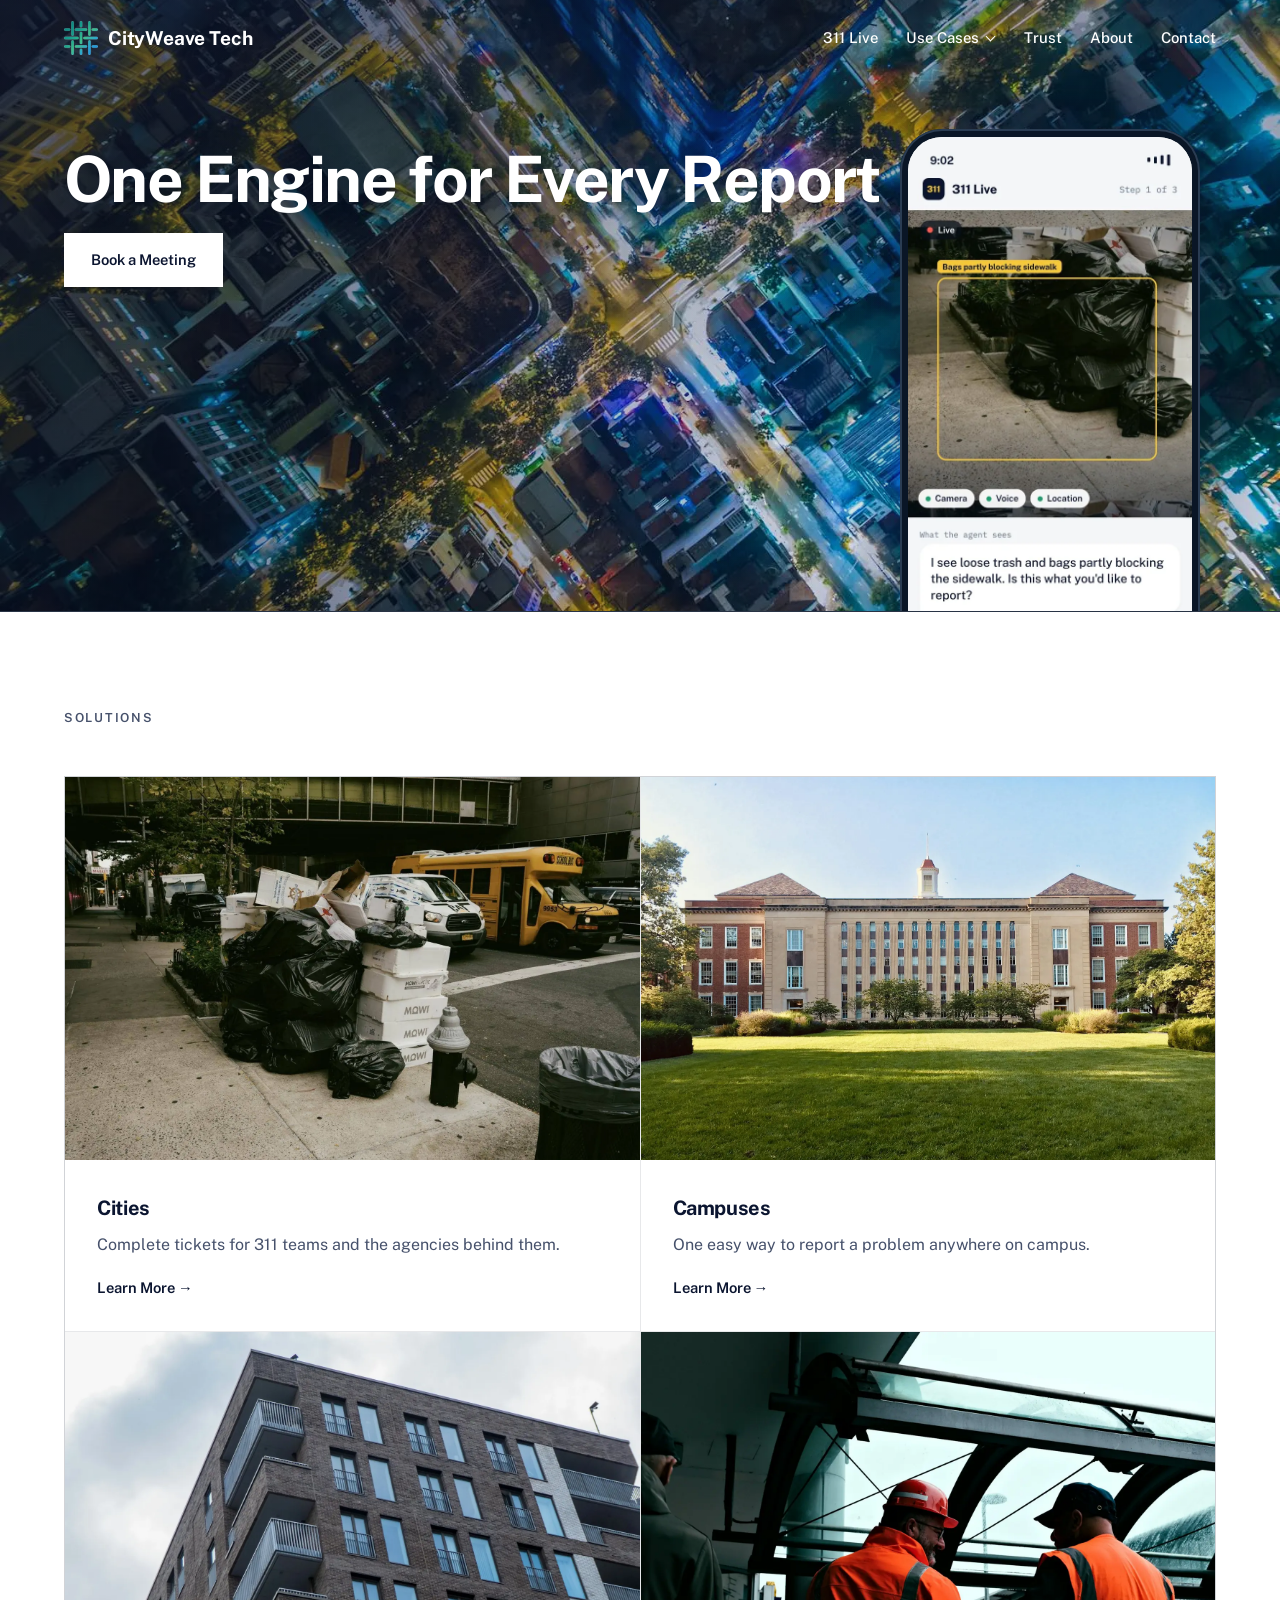
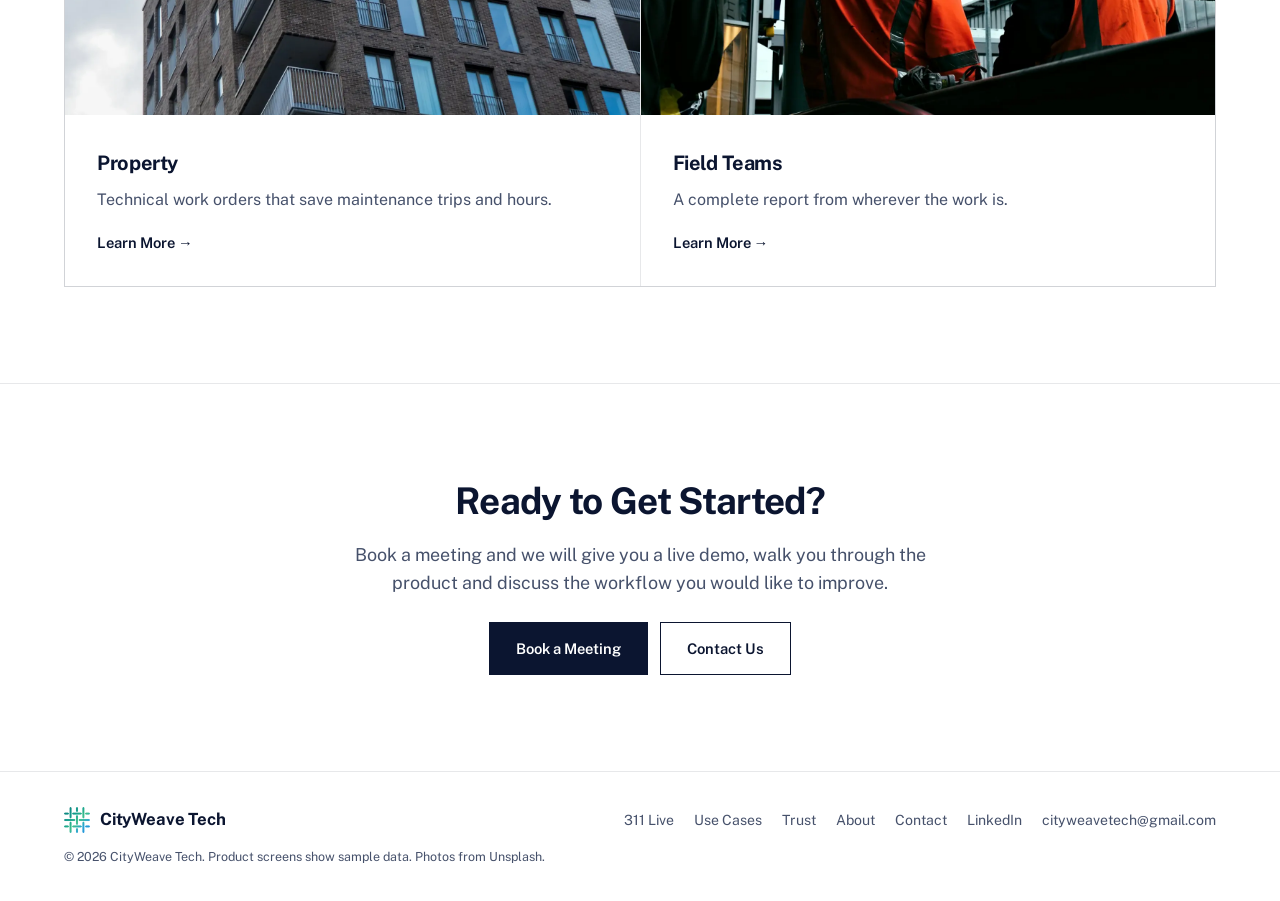
<file: use-cases.html>
<!doctype html>
<html lang="en"><head><meta charset="utf-8"><meta name="viewport" content="width=device-width,initial-scale=1,viewport-fit=cover"><meta name="claude:viewport-fit-sides" content="cover">
<title>Use Cases | CityWeave Tech</title><meta name="description" content="One reporting workflow for cities, campuses, property teams and field crews."><meta property="og:title" content="Use Cases | CityWeave Tech"><meta property="og:description" content="One reporting workflow for cities, campuses, property teams and field crews."><meta property="og:type" content="website">
<link rel="icon" href="assets/favicon.png" type="image/png"><link rel="stylesheet" href="assets/style.css"></head>
<body><header><div class="w bar"><a class="brand" href="index.html"><img src="assets/logo-cityweave.png" width="200" height="200" alt="">CityWeave Tech</a><nav aria-label="Main"><a href="311-live.html">311 Live</a><div class="dd"><a href="use-cases.html" aria-haspopup="true">Use Cases<i class="car"></i></a><div class="ddm"><a href="311-live.html">City</a><a href="field-teams.html">Field Team</a><a href="campuses.html">Campus</a><a href="property.html">Property</a></div></div><a href="trust.html">Trust</a><a href="about.html">About</a><a href="contact.html">Contact</a></nav>
<details class="ham"><summary aria-label="Menu"><i></i><i></i><i></i></summary><div class="hm"><a href="311-live.html">311 Live</a><a href="use-cases.html">Use Cases</a><a class="sub" href="311-live.html">City</a><a class="sub" href="field-teams.html">Field Team</a><a class="sub" href="campuses.html">Campus</a><a class="sub" href="property.html">Property</a><a href="trust.html">Trust</a><a href="about.html">About</a><a href="contact.html">Contact</a></div></details></div></header><main><section class="hero in"><img src="assets/city-grid.webp" alt="An aerial view of a city intersection at dusk"><div class="uph"><div class="pv"><video data-loop autoplay muted loop playsinline preload="auto" poster="assets/live-see.webp" aria-label="Animation of 311 Live identifying a problem through the camera"><source src="assets/live-see.mp4" type="video/mp4"></video></div></div><div class="w"><h1>One Engine for Every Report</h1><a class="btn wh" href="https://calendly.com/cityweavetech/30min">Book a Meeting</a></div></section><section class="s"><div class="w"><div class="top"><span class="lab">Solutions</span></div><div class="g g2"><a class="card" href="311-live.html"><img src="assets/trash.webp" loading="lazy" alt="Trash bags and boxes piled on a sidewalk"><div><h3>Cities</h3><p>Complete tickets for 311 teams and the agencies behind them.</p><span>Learn More →</span></div></a><a class="card" href="campuses.html"><img src="assets/campus.webp" loading="lazy" alt="A university building and lawn"><div><h3>Campuses</h3><p>One easy way to report a problem anywhere on campus.</p><span>Learn More →</span></div></a><a class="card" href="property.html"><img src="assets/property.webp" loading="lazy" alt="A modern apartment building"><div><h3>Property</h3><p>Technical work orders that save maintenance trips and hours.</p><span>Learn More →</span></div></a><a class="card" href="field-teams.html"><img src="assets/crew.webp" loading="lazy" alt="Two field workers in safety vests"><div><h3>Field Teams</h3><p>A complete report from wherever the work is.</p><span>Learn More →</span></div></a></div></div></section><section class="s ctr"><div class="w"><h2>Ready to Get Started?</h2><p>Book a meeting and we will give you a live demo, walk you through the product and discuss the workflow you would like to improve.</p><div class="btns"><a class="btn" href="https://calendly.com/cityweavetech/30min">Book a Meeting</a><a class="btn ln" href="mailto:cityweavetech@gmail.com">Contact Us</a></div></div></section></main><footer><div class="w"><a class="brand" href="index.html"><img src="assets/logo-cityweave.png" width="200" height="200" alt="">CityWeave Tech</a><div class="fl"><a href="311-live.html">311 Live</a><a href="use-cases.html">Use Cases</a><a href="trust.html">Trust</a><a href="about.html">About</a><a href="contact.html">Contact</a><a href="https://www.linkedin.com/company/cityweave/">LinkedIn</a><a href="mailto:cityweavetech@gmail.com">cityweavetech@gmail.com</a></div>
<div class="fine">© 2026 CityWeave Tech. Product screens show sample data. Photos from Unsplash.</div></div></footer><script>if('scrollRestoration' in history){history.scrollRestoration='manual'}if(!location.hash){window.scrollTo(0,0)}addEventListener('pageshow',function(){if(!location.hash){window.scrollTo(0,0)}});(function(){var h=document.querySelector('header');function f(){h.classList.toggle('on',window.scrollY>40)}f();addEventListener('scroll',f,{passive:true})})();(function(){var v=document.querySelectorAll('video[data-loop]');if(!v.length)return;var i;if(window.matchMedia('(prefers-reduced-motion:reduce)').matches){for(i=0;i<v.length;i++){v[i].removeAttribute('autoplay');v[i].pause()}return}if('IntersectionObserver' in window){var o=new IntersectionObserver(function(e){e.forEach(function(x){if(x.isIntersecting){var p=x.target.play();if(p&&p.catch)p.catch(function(){})}else x.target.pause()})},{threshold:.2});for(i=0;i<v.length;i++)o.observe(v[i])}})();(function(){var d=document.querySelector('.dd'),m=document.querySelector('.ham');if(d&&window.matchMedia('(hover:none)').matches){d.firstElementChild.addEventListener('click',function(e){if(!d.classList.contains('open')){e.preventDefault();d.classList.add('open')}})}document.addEventListener('click',function(e){if(d&&!d.contains(e.target))d.classList.remove('open');if(m&&m.open&&!m.contains(e.target))m.open=false})})();</script></body></html>
</file>
<file: assets/style.css>
/* Layout: Mori's structure. Full-bleed photo hero, 12-column text sections, hairline image grids, one tinted band, centered call to action. */
@font-face{font-family:"Public Sans";src:url(public-sans-latin-wght-normal.woff2) format("woff2");font-weight:100 900;font-display:swap}
:root{--ink:#0B1530;--mute:#46516B;--ice:#DFE7F2;--ice2:#F1F5FA;--line:#0B153019;--yellow:#FFD23F;--white:#fff;--sans:"Public Sans",Helvetica,Arial,sans-serif;--gl:max(24px,env(safe-area-inset-left,0px));--gr:max(24px,env(safe-area-inset-right,0px))}
*{box-sizing:border-box}
html{color-scheme:light}
body{margin:0;background:var(--white);color:var(--ink);font:400 17px/1.6 var(--sans);-webkit-font-smoothing:antialiased}
img{display:block;max-width:100%;height:auto}
a{color:inherit}
h1,h2,h3,p{margin:0}
h1,h2,h3{font-weight:700;letter-spacing:-.018em;text-wrap:balance}
:focus-visible{outline:3px solid var(--yellow);outline-offset:3px}
.w{max-width:1200px;margin-inline:auto;padding-left:var(--gl);padding-right:var(--gr)}
.lab{font-size:.78rem;font-weight:600;letter-spacing:.14em;text-transform:uppercase;color:var(--mute)}
.s{border-bottom:1px solid var(--line);padding-block:clamp(64px,8vw,96px)}
.s h2{font-size:clamp(1.9rem,3vw,2.3rem);line-height:1.15}
.two{display:grid;grid-template-columns:repeat(12,1fr);gap:48px}
.two>.a{grid-column:span 5;display:flex;flex-direction:column;gap:14px}
.two>.b{grid-column:span 7;display:flex;flex-direction:column;gap:18px;font-size:1.12rem;color:var(--mute)}
.top{display:flex;flex-direction:column;gap:14px;margin-bottom:clamp(36px,4vw,48px);max-width:760px}
.btn{display:inline-block;padding:14px 26px;font-size:.92rem;font-weight:600;text-decoration:none;text-align:center;border:1px solid var(--ink);background:var(--ink);color:#fff}
.btn:hover{background:#26335a}
.btn.wh{background:#fff;color:var(--ink);border-color:#fff}.btn.wh:hover{background:var(--yellow);border-color:var(--yellow)}
.btn.ln{background:transparent;color:var(--ink)}.btn.ln:hover{background:var(--ice)}
/* header */
header{position:fixed;inset:0 0 auto;z-index:50;color:#fff;transition:background .25s,color .25s;padding-top:env(safe-area-inset-top,0px)}
header.on{background:#fff;color:var(--ink);box-shadow:0 1px 0 var(--line)}
.bar{height:76px;display:flex;align-items:center;justify-content:space-between;gap:20px}
.brand{display:flex;align-items:center;gap:10px;text-decoration:none;font-weight:700;font-size:1.2rem;letter-spacing:-.01em}
.brand img{width:34px;height:34px}
nav{display:flex;align-items:center;gap:28px;font-size:.93rem;font-weight:500}
nav a{text-decoration:none}nav a:hover{text-decoration:underline;text-underline-offset:5px}
.ham{display:none;position:relative}
.ham summary{list-style:none;cursor:pointer;width:32px;height:24px;display:flex;flex-direction:column;justify-content:space-between;padding:4px 0}
.ham summary::-webkit-details-marker{display:none}
.ham summary i{display:block;height:2px;background:currentColor}
.hm{position:absolute;right:0;top:36px;width:230px;background:#fff;color:var(--ink);padding:10px 18px;box-shadow:0 16px 40px #0b153033;display:flex;flex-direction:column}
.hm a{padding:10px 0;text-decoration:none;font-weight:500;border-bottom:1px solid var(--line)}.hm a:last-child{border:0}
/* hero */
.hero{position:relative;color:#fff;border-bottom:1px solid var(--line);background:#2b3648}
.hero>img{position:absolute;inset:0;width:100%;height:100%;object-fit:cover}
.hero:after{content:"";position:absolute;inset:0;background:linear-gradient(90deg,#0b153080 0,#0b153040 45%,#0b153000 72%),linear-gradient(180deg,#0b153059 0,#0b153000 60%)}
.hero .w{position:relative;z-index:2;padding-top:clamp(130px,16vh,170px);padding-bottom:48px;display:flex;flex-direction:column;gap:20px;align-items:flex-start}
.hero h1{font-size:clamp(2.5rem,5vw,4rem);line-height:1.08;max-width:15em;letter-spacing:-.025em;text-shadow:0 1px 24px #0b153059}
.hero p{font-size:clamp(1.05rem,1.4vw,1.2rem);max-width:33em;line-height:1.55;text-shadow:0 1px 16px #0b153080}
.hero.home{min-height:max(640px,min(100vh,900px))}
.hero.in{min-height:max(460px,min(68vh,620px))}
/* hairline grids */
.g{display:grid;gap:1px;background:var(--line);border:1px solid var(--line)}
.g>*{background:#fff;min-width:0}
.g2{grid-template-columns:repeat(2,1fr)}.g3{grid-template-columns:repeat(3,1fr)}.g4{grid-template-columns:repeat(4,1fr)}.g5{grid-template-columns:repeat(5,1fr)}
.card{display:flex;flex-direction:column;text-decoration:none}
.card img{width:100%;aspect-ratio:3/2;object-fit:cover}
.card div{padding:clamp(22px,2.6vw,32px);display:flex;flex-direction:column;gap:8px}
.card h3{font-size:1.25rem}.card p{color:var(--mute);font-size:1rem}
.card span{margin-top:10px;font-size:.92rem;font-weight:600}
.card:hover span{text-decoration:underline;text-underline-offset:4px}
.c{padding:clamp(22px,2.4vw,30px);display:flex;flex-direction:column;gap:8px}
.c h3{font-size:1.08rem;line-height:1.25}.c p{color:var(--mute);font-size:.97rem;line-height:1.5}
.c img{width:44px;height:44px;margin-bottom:6px}
.wide{width:100%}
.shot{border:1px solid var(--line);width:100%}
.cap{margin-top:12px;font-size:.84rem;color:var(--mute)}
.band{background:var(--ice)}
.band .two>.b{color:var(--ink)}
.phones{display:grid;gap:clamp(16px,3vw,36px);align-items:start}
.phones.p3{grid-template-columns:repeat(3,1fr);max-width:960px;margin-inline:auto}
.phones.p4{grid-template-columns:repeat(4,1fr)}
figure{margin:0;display:flex;flex-direction:column;gap:12px;min-width:0}
figcaption{font-size:.95rem;color:var(--mute);line-height:1.4}figcaption b{display:block;color:var(--ink);font-size:1.05rem}
.logos{display:grid;grid-template-columns:repeat(3,1fr)}
.logos>div{padding:30px 24px;display:flex;align-items:center;justify-content:center;gap:16px}
.logos img{max-height:84px;width:auto}
.logos .u img{max-height:62px}
.ctr{text-align:center}.ctr .w{display:flex;flex-direction:column;align-items:center;gap:18px}
.ctr p{color:var(--mute);font-size:1.12rem;max-width:32em}
.btns{display:flex;flex-wrap:wrap;gap:12px;justify-content:center;margin-top:6px}
dl{margin:0}.tk dl div{display:grid;grid-template-columns:100px 1fr;gap:10px;padding:10px 0;border-top:1px solid var(--line);font-size:.97rem}
.tk dt{color:var(--mute)}.tk dd{margin:0;font-weight:500}
.tk h3{font-size:1.3rem;margin:4px 0 12px}
.tk .c.o{background:var(--ice2)}.tk .c.o dd{font-weight:400;color:var(--mute)}
.conv{display:grid;grid-template-columns:minmax(0,340px) minmax(0,1fr);gap:clamp(32px,6vw,80px);align-items:center}
.talk{display:flex;flex-direction:column;gap:12px;font-size:1.1rem;line-height:1.4}
.talk p{max-width:82%;padding:13px 17px;border-radius:16px}
.talk .ag{background:var(--ice);border-bottom-left-radius:3px;align-self:flex-start}
.talk .me{background:var(--ink);color:#fff;border-bottom-right-radius:3px;align-self:flex-end}
.talk small{display:block;font-size:.76rem;font-weight:600;opacity:.7;margin-bottom:2px}
.mail{font-weight:600;overflow-wrap:anywhere}
footer{padding-block:34px;font-size:.88rem;color:var(--mute);padding-bottom:max(34px,env(safe-area-inset-bottom,0px))}
footer .w{display:flex;flex-wrap:wrap;gap:14px 28px;align-items:center;justify-content:space-between}
footer .brand{color:var(--ink);font-size:1.05rem}footer .brand img{width:26px;height:26px}
.fl{display:flex;flex-wrap:wrap;gap:8px 20px}.fl a{text-decoration:none}.fl a:hover{text-decoration:underline}
.fine{flex-basis:100%;font-size:.78rem}
@media (max-width:900px){
 nav{display:none}.ham{display:block}
 .conv{grid-template-columns:1fr}.conv>img{max-width:min(300px,100%);margin-inline:auto}
 .two{grid-template-columns:1fr;gap:18px}.two>.a,.two>.b{grid-column:auto}
 .g3,.g4,.g5{grid-template-columns:repeat(2,1fr)}
 .phones.p4{grid-template-columns:repeat(2,1fr)}
}
@media (max-width:620px){
 body{font-size:16px}
 .g2,.g3,.g4,.g5{grid-template-columns:1fr}
 .phones.p3{grid-template-columns:1fr;max-width:300px;margin-inline:auto}
 .phones.p4{display:flex;gap:16px;overflow-x:auto;scroll-snap-type:x mandatory;-webkit-overflow-scrolling:touch;scrollbar-width:none;margin-inline:calc(-1*var(--gl)) calc(-1*var(--gr));padding-inline:var(--gl) var(--gr);scroll-padding-inline:var(--gl)}
 .phones.p4::-webkit-scrollbar{display:none}
 .phones.p4>figure{flex:0 0 min(76vw,300px);scroll-snap-align:start}
 .phones.p4:after{content:"";flex:0 0 1px}
 .swipe2{display:block}
 .logos{grid-template-columns:1fr}
 .hero.home{min-height:max(600px,min(100vh,900px))}
 .hero:after{background:linear-gradient(180deg,#0b153099 0,#0b153073 50%,#0b153000 72%)}
 .btns,.btns .btn{width:100%}
}
@media (prefers-reduced-motion:reduce){header{transition:none}}

/* kraft tickets, after the pitch deck */
.tix{display:grid;grid-template-columns:1fr 1fr;gap:clamp(24px,4vw,48px);max-width:1040px;margin-inline:auto;padding-block:18px}
.tkt{position:relative;background:#E4E1D8;color:#4B4A42;border-radius:10px;padding:26px 30px 28px;transform:rotate(-1.6deg);box-shadow:0 18px 40px #0b153022;min-width:0}
.tkt.ok{background:#fff;color:var(--ink);transform:rotate(1.2deg);border-top:7px solid var(--ink);box-shadow:0 24px 70px 10px #ffd23f73,0 18px 40px #0b153022}
.tkt small{display:flex;justify-content:space-between;gap:12px;font-size:.78rem;letter-spacing:.03em;text-transform:uppercase}
.tkt h3{font-size:clamp(1.2rem,1.9vw,1.5rem);margin-top:4px;color:inherit}
.perf{position:relative;border-top:2px dashed #0b153033;margin:16px -30px 14px}
.perf:before,.perf:after{content:"";position:absolute;top:-14px;width:26px;height:26px;border-radius:50%;background:var(--ice)}
.perf:before{left:-13px}.perf:after{right:-13px}
.tkt dl div{display:grid;grid-template-columns:96px 1fr;gap:10px;padding:6px 0;font-size:.98rem}
.tkt dt{font-size:.82rem;letter-spacing:.03em;text-transform:uppercase;opacity:.75;padding-top:2px}
.tkt dd{margin:0}.tkt dd b{font-weight:700}
.tkt i.nil{display:inline-block;width:18px;height:1px;background:currentColor;vertical-align:middle}
.stamp{position:absolute;font-weight:800;letter-spacing:.04em;text-transform:uppercase;border-radius:6px}
.stamp.no{right:24px;top:47%;color:#CF4F3E;border:3px solid #CF4F3E;padding:7px 16px;font-size:1.15rem;transform:rotate(-9deg)}
.stamp.go{right:-10px;top:-24px;background:#fff;color:var(--ink);border:2.5px solid var(--ink);padding:5px 14px;font-size:.84rem;transform:rotate(5deg)}
.stat strong{font-size:clamp(2.2rem,3.4vw,2.9rem);font-weight:700;letter-spacing:-.025em;line-height:1.05}
.stat small{font-size:.8rem;color:var(--mute);line-height:1.4;margin-top:6px}
.ex{display:grid;grid-template-columns:1fr 1fr;gap:clamp(20px,3vw,32px);align-items:stretch}
.exc{padding:clamp(24px,3vw,36px);display:flex;flex-direction:column;gap:6px;background:#EFF1F4;color:#646D7F}
.exc.me{background:var(--yellow);color:var(--ink);box-shadow:0 22px 50px #ffd23f66}
.exc small{font-size:.78rem;font-weight:600;letter-spacing:.1em;text-transform:uppercase}
.exc h3{font-size:clamp(1.4rem,2.2vw,1.8rem);color:inherit;margin-bottom:10px}
.exc ol{list-style:none;margin:0;padding:0;display:flex;flex-direction:column}
.exc li{display:grid;grid-template-columns:30px 1fr;padding:12px 0;border-top:1px solid #0b15301f;font-size:1.04rem;line-height:1.35}
.exc.me li{font-weight:600}.exc li b{font-weight:700}
.qs{display:grid;grid-template-columns:1fr 1fr;background:var(--ice);border-bottom:1px solid var(--line)}
.qs>div{padding:clamp(48px,7vw,88px) clamp(24px,5vw,72px);display:flex;flex-direction:column;gap:16px;justify-content:center}
.qs>img{width:100%;height:100%;min-height:340px;object-fit:cover}
.qs h2{font-size:clamp(2.1rem,3.6vw,3rem);line-height:1.08;font-weight:700;letter-spacing:-.02em}
.qs em{font-style:normal;background:linear-gradient(transparent 62%,var(--yellow) 62%)}
.chips{display:flex;flex-wrap:wrap;gap:10px}.chips span{border:1px solid var(--ink);padding:7px 14px;font-size:.93rem;font-weight:600;background:#fff}
.tx{display:flex;flex-direction:column;gap:18px;font-size:1.12rem;color:var(--mute)}
.tx h2{color:var(--ink);font-size:clamp(1.9rem,3vw,2.3rem);line-height:1.15}
.conv.rev{grid-template-columns:minmax(0,1fr) minmax(0,340px)}
.fl2{margin:0;padding:0;list-style:none;display:flex;flex-direction:column;color:var(--ink);font-size:1.02rem}
.fl2 li{display:flex;justify-content:space-between;gap:16px;padding:12px 0;border-top:1px solid var(--line)}.fl2 li span{color:var(--mute)}
.qq small{font-size:.78rem;font-weight:700;letter-spacing:.1em;text-transform:uppercase;color:var(--mute)}
.qq p{color:var(--ink);font-size:1.12rem;line-height:1.35;font-weight:500}
.rt{display:grid;grid-template-columns:1fr auto;border-top:1px solid #0b153033;font-size:1.04rem}
.rt>*{padding:13px 0;border-bottom:1px solid #0b153033}.rt b{font-weight:700;text-align:right;padding-left:16px}
.flow{list-style:none;margin:0 0 28px;padding:0;display:grid;grid-template-columns:repeat(6,1fr);gap:8px}
.flow li{background:var(--ice);padding:14px 12px;font-weight:600;font-size:.95rem;text-align:center;position:relative}
.more{display:inline-block;margin-top:22px;font-weight:600;text-underline-offset:4px}
@media (max-width:900px){.ex,.qs{grid-template-columns:1fr}.conv.rev{grid-template-columns:1fr}.conv.rev>img{order:-1}.flow{grid-template-columns:repeat(3,1fr)}}
@media (max-width:620px){.flow{grid-template-columns:repeat(2,1fr)}}
.dd{position:relative;padding-block:14px}
.car{display:inline-block;width:7px;height:7px;margin:0 2px 3px 8px;border-right:1.6px solid currentColor;border-bottom:1.6px solid currentColor;transform:rotate(45deg)}
.ddm{display:none;position:absolute;left:-18px;top:100%;min-width:190px;background:#fff;color:var(--ink);box-shadow:0 16px 40px #0b153033;flex-direction:column;padding:8px 0}
.dd.open .ddm{display:flex}
@media (hover:hover){.dd:hover .ddm,.dd:focus-within .ddm{display:flex}}
.ddm a{padding:9px 18px;white-space:nowrap}.ddm a:hover{background:var(--ice);text-decoration:none}
.hm a.sub{padding-left:16px;font-weight:400;color:var(--mute)}
.hero .uph{position:absolute;left:auto;top:auto;right:max(4vw,calc((100vw - 1200px)/2 + 40px));bottom:-150px;width:300px;height:auto;z-index:2;filter:drop-shadow(0 24px 40px #0b153080)}
.hero.in{overflow:hidden}
.qs.in{margin-top:clamp(20px,3vw,32px);border:0}
.qs.in>div{padding:clamp(32px,4vw,56px)}
.qs.in>img{min-height:280px}
@media (max-width:1180px){.hero .uph{display:none}}
.shotw{overflow-x:auto;-webkit-overflow-scrolling:touch}
.swipe{display:none}.swipe2{display:none;margin-top:14px;font-size:.84rem;color:var(--mute)}
@media (max-width:760px){.swipe{display:inline}}
@media (max-width:620px){.swipe2{display:block}}
@media (min-width:621px) and (max-width:900px){.g3>:last-child:nth-child(odd),.g5>:last-child:nth-child(odd){grid-column:1/-1}}
@media (max-width:760px){.shotw .shot{width:820px;max-width:none}}
.bigc{display:flex;justify-content:center;margin-top:clamp(36px,5vw,56px)}
.btn.big{background:var(--yellow);border-color:var(--yellow);color:var(--ink);font-size:clamp(1.1rem,1.6vw,1.3rem);font-weight:700;padding:20px 48px;box-shadow:0 14px 34px #ffd23f73}
.btn.big:hover{background:#ffc400;border-color:#ffc400}
@media (max-width:620px){.btn.big{width:100%}}
.wy svg{width:42px;height:42px;margin-bottom:8px}
.pv{background:#0A1626;border-radius:14%/6.7%;padding:2.7%;box-shadow:inset 0 0 0 2px #2A3C52;min-width:0}
.pv video{display:block;width:100%;height:auto;aspect-ratio:388/842;border-radius:12%/5.5%;background:#F4F6F7}
.pv.demo{border-radius:9%/5.6%;padding:2.7%}.pv.demo video{aspect-ratio:448/712;border-radius:7%/4.4%;background:#000}
.pvw{min-width:0}
@media (max-width:900px){.conv>.pv,.conv>.pvw{width:100%;max-width:min(300px,100%);margin-inline:auto}.conv.rev>.pv{order:-1}}
.asks{display:grid;grid-template-columns:minmax(0,1fr) minmax(0,300px) minmax(0,1fr);gap:clamp(20px,3vw,40px);align-items:center}
.side{display:flex;flex-direction:column;gap:clamp(20px,3vw,32px)}
.qq{display:flex;flex-direction:column;gap:8px;border:1px solid var(--line);padding:clamp(20px,2.4vw,28px)}
@media (max-width:900px){.asks{grid-template-columns:1fr 1fr}.asks>.pv{grid-column:1/-1;grid-row:1;width:100%;max-width:300px;margin-inline:auto}}
@media (max-width:620px){.asks{grid-template-columns:1fr}}
.band .talk .ag{background:#fff}
.tx .talk p{color:var(--ink)}.tx .talk .me{color:#fff}
/* comparison */
.vs{display:grid;grid-template-columns:repeat(3,1fr) 1.25fr;gap:14px;align-items:stretch}
.vc{background:#EFF1F4;color:#7E8798;padding:26px 22px;display:flex;flex-direction:column;gap:16px;min-width:0}
.vc svg.ic{width:42px;height:42px}
.vc h3{font-size:1.08rem;color:#646D7F}
.vc ul{list-style:none;margin:0;padding:0;display:flex;flex-direction:column;gap:11px;font-size:.92rem}
.vc li{display:grid;grid-template-columns:20px 1fr;gap:9px;line-height:1.3}
.vc li svg{width:18px;height:18px;margin-top:1px}
.vc.me{background:var(--yellow);color:var(--ink);padding:36px 28px;margin-block:-14px;box-shadow:0 22px 50px #ffd23f66}
.vc.me h3{color:var(--ink);font-size:1.5rem}
.vc.me ul{font-size:1.03rem;font-weight:600}
.pic{width:100%;height:clamp(240px,34vw,460px);object-fit:cover}
@media (max-width:900px){.vs{grid-template-columns:repeat(3,1fr)}.vc.me{grid-column:1/-1;grid-row:1;margin:0 0 4px}}
@media (max-width:760px){.tix{grid-template-columns:1fr;gap:48px}.tkt,.tkt.ok{transform:none}.stamp.go{right:10px}}
@media (max-width:620px){.vs{grid-template-columns:1fr}.stamp.no{top:43%;bottom:auto;right:16px;font-size:1rem}}
</file>
